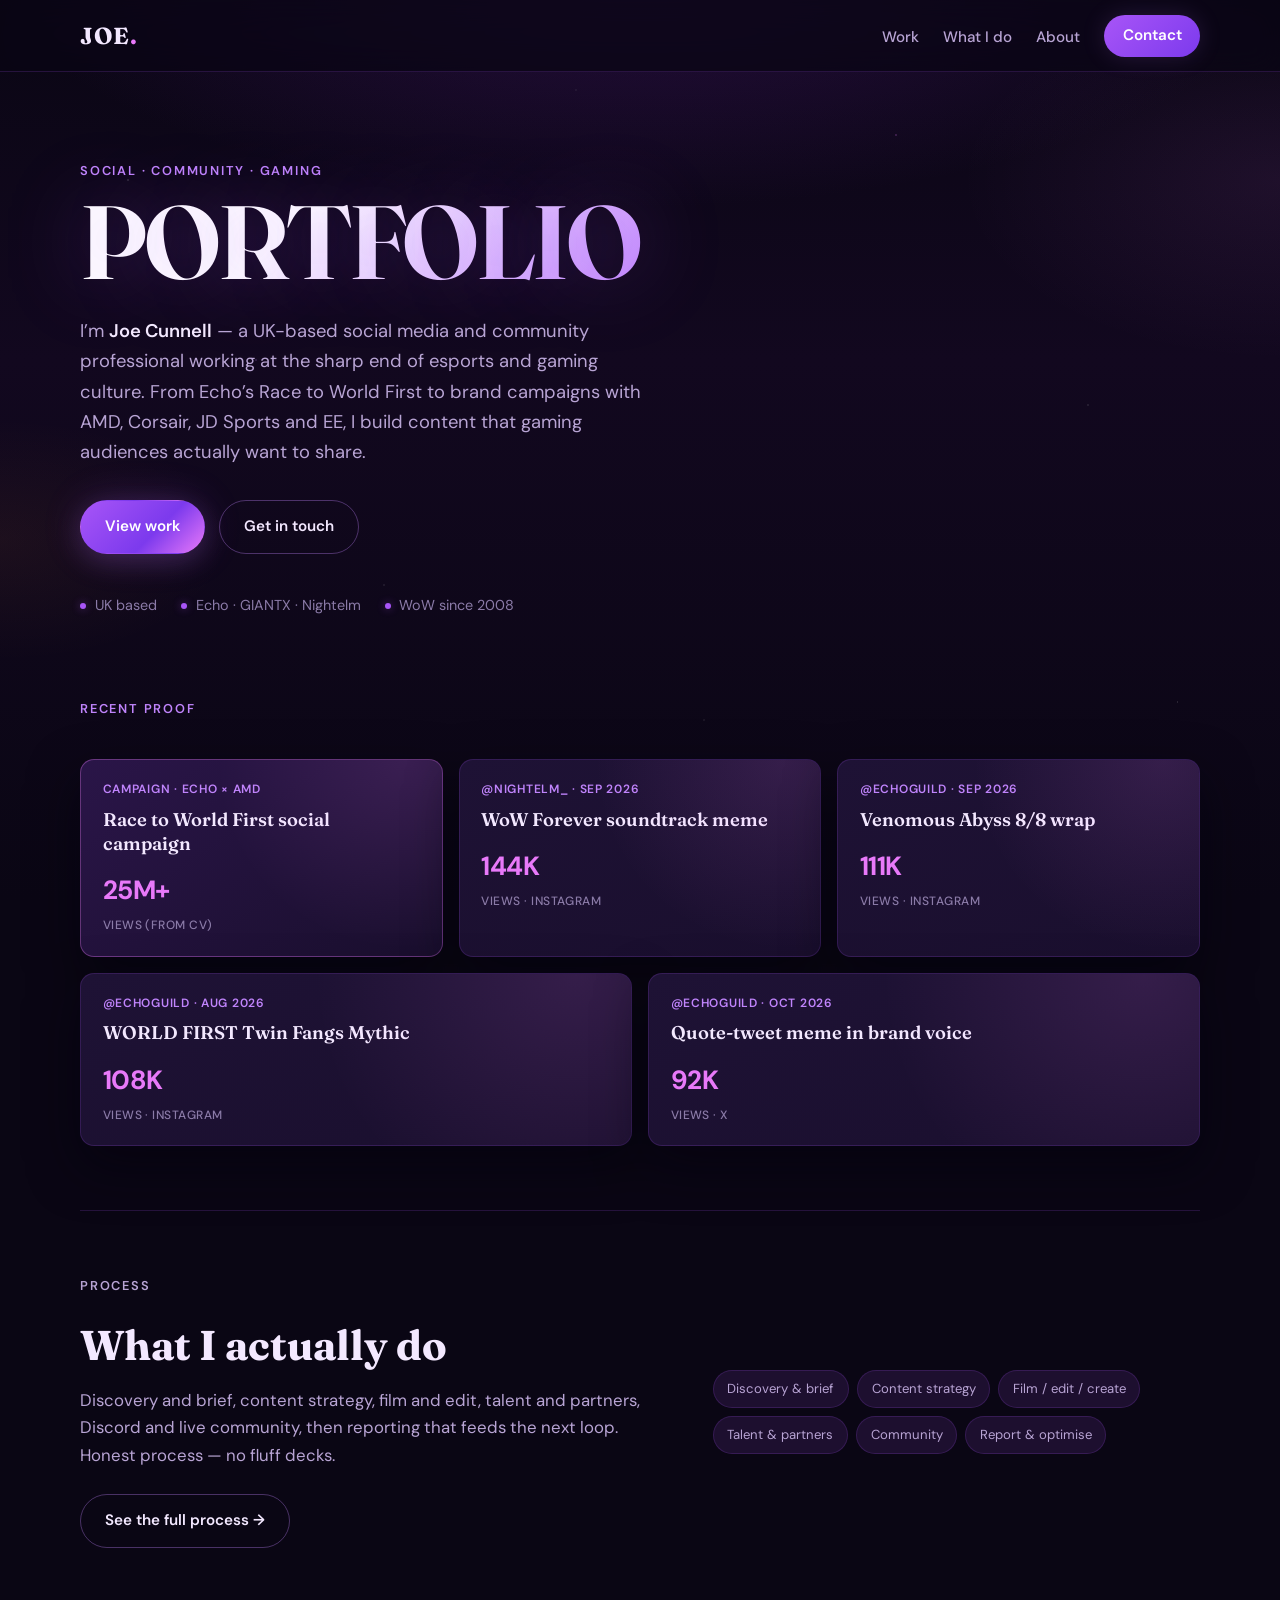
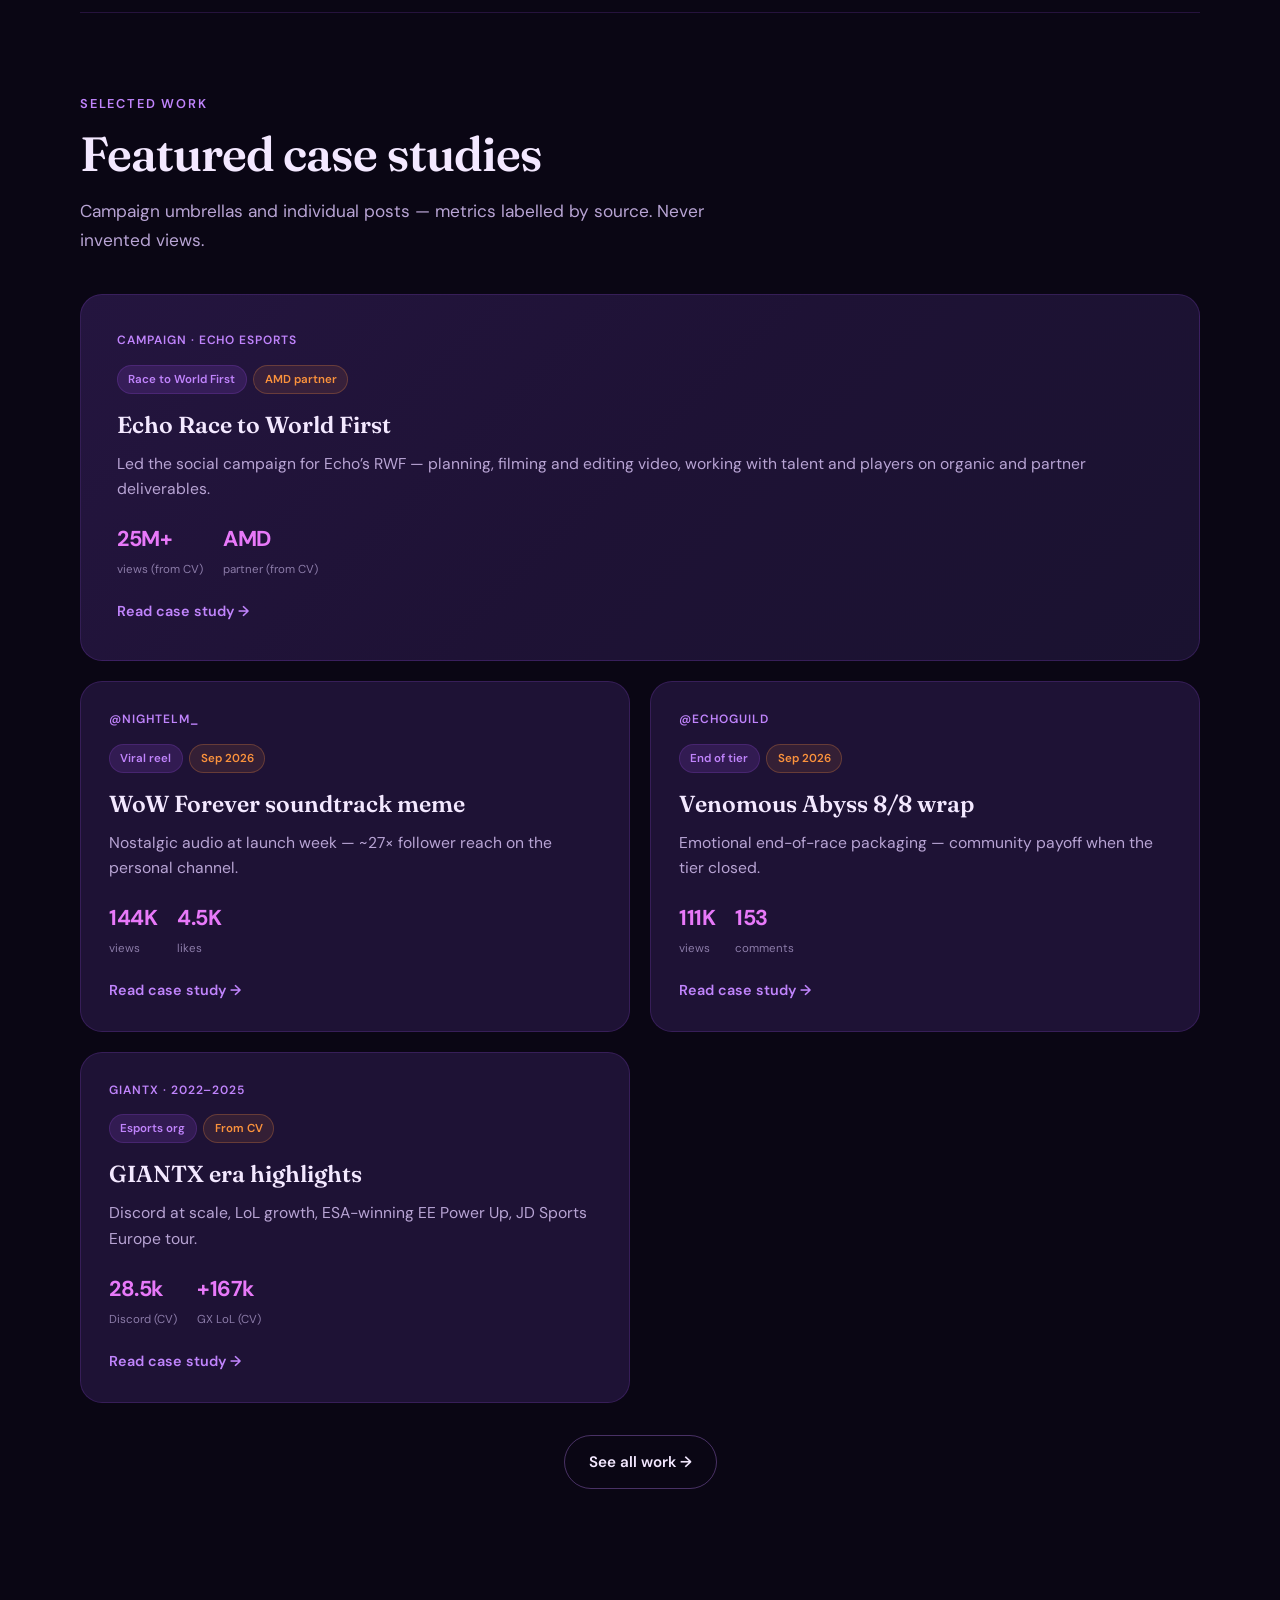
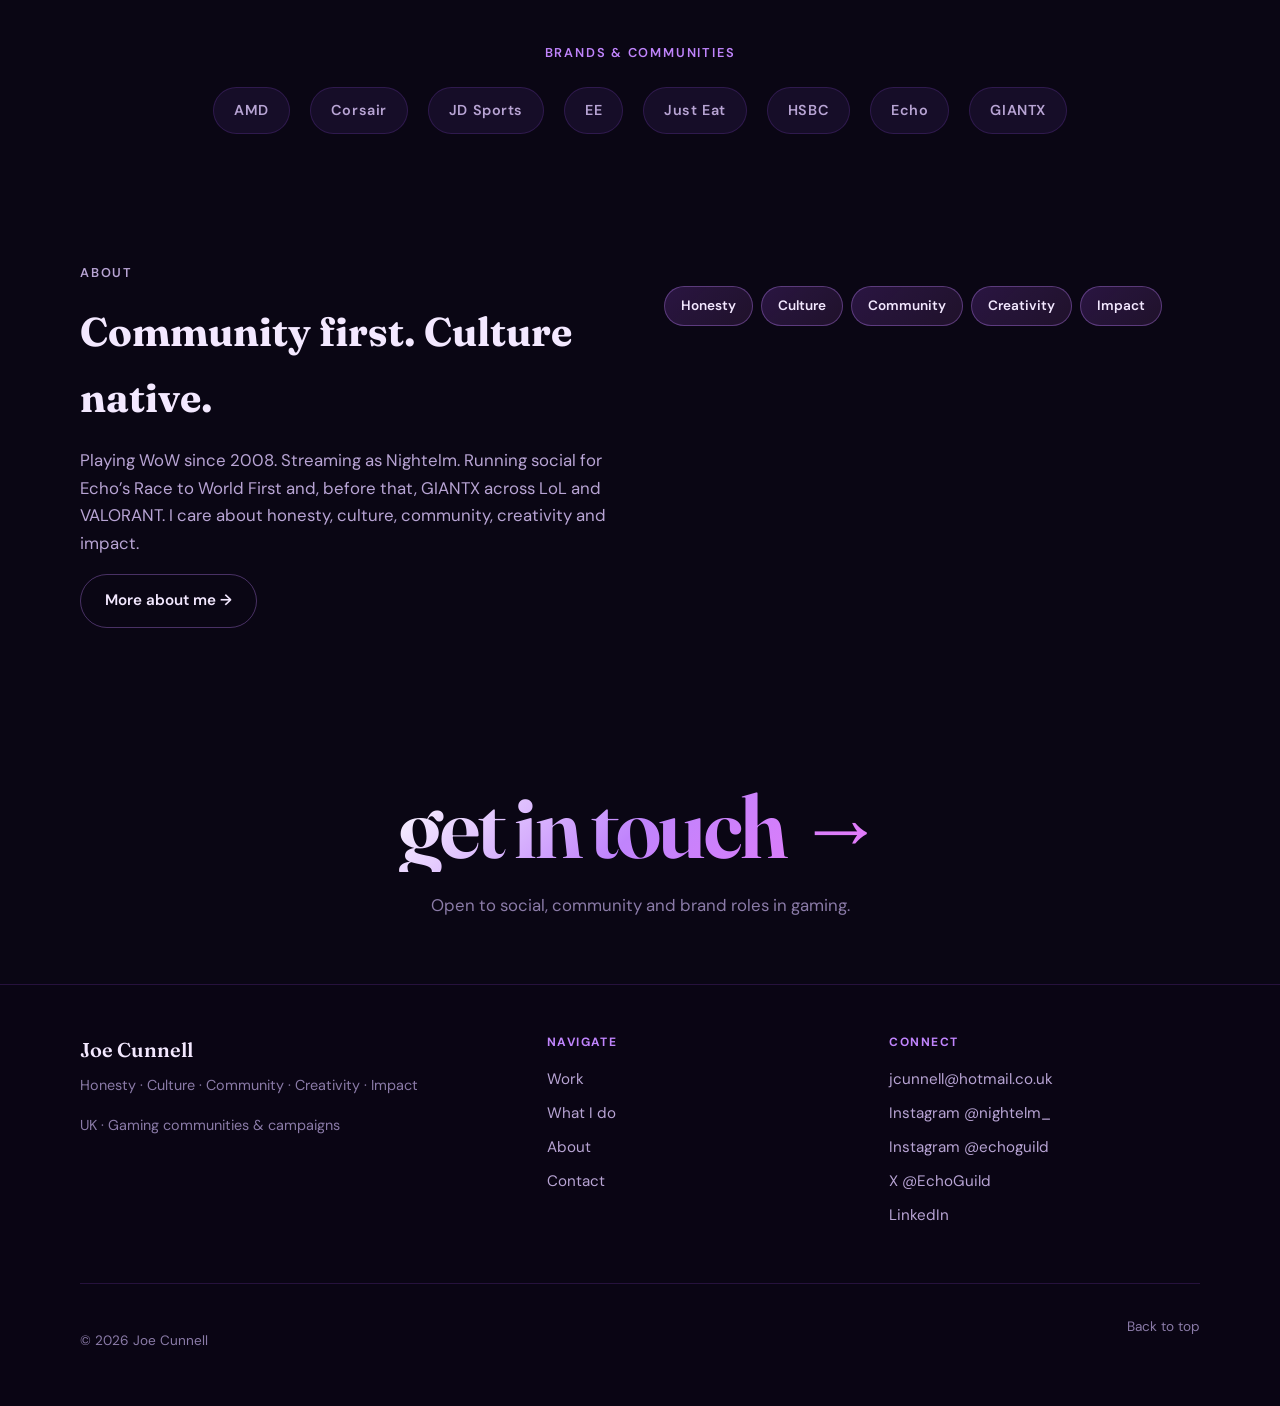
<file: index.html>
<!DOCTYPE html>
<html lang="en-GB">
<head>
  <meta charset="UTF-8">
  <meta name="viewport" content="width=device-width, initial-scale=1.0">
  <meta name="description" content="Joe Cunnell — Social media & community for gaming, esports and brand campaigns. Echo Race to World First, GIANTX, Nightelm.">
  <title>Joe Cunnell | Portfolio</title>
  <link rel="preconnect" href="https://fonts.googleapis.com">
  <link rel="preconnect" href="https://fonts.gstatic.com" crossorigin>
  <link href="https://fonts.googleapis.com/css2?family=DM+Sans:ital,opsz,wght@0,9..40,400;0,9..40,500;0,9..40,600;0,9..40,700;1,9..40,400&family=Fraunces:opsz,wght@9..144,500;9..144,600;9..144,650;9..144,700&display=swap" rel="stylesheet">
  <link rel="stylesheet" href="styles.css">
</head>
<body>
  <div class="stars" aria-hidden="true"></div>
  <a class="skip-link" href="#main">Skip to content</a>

  <header class="site-header">
    <div class="container header-inner">
      <a class="logo" href="index.html" aria-label="Joe Cunnell — home">JOE<span class="logo-accent">.</span></a>
      <button class="nav-toggle" type="button" aria-expanded="false" aria-controls="site-nav" aria-label="Open menu">
        <span class="nav-toggle-bar"></span>
        <span class="nav-toggle-bar"></span>
        <span class="nav-toggle-bar"></span>
      </button>
      <nav class="site-nav" id="site-nav" aria-label="Primary">
        <ul>
          <li><a href="work.html">Work</a></li>
          <li><a href="what-i-do.html">What I do</a></li>
          <li><a href="about.html">About</a></li>
          <li><a class="nav-cta" href="contact.html">Contact</a></li>
        </ul>
      </nav>
    </div>
  </header>

  <main id="main">
    <section class="hero" aria-labelledby="hero-heading">
      <div class="container hero-inner">
        <p class="eyebrow">Social · Community · Gaming</p>
        <h1 id="hero-heading" class="hero-title">PORTFOLIO</h1>
        <p class="hero-lead">
          I’m <strong>Joe Cunnell</strong> — a UK-based social media and community professional
          working at the sharp end of esports and gaming culture. From Echo’s Race to World First
          to brand campaigns with AMD, Corsair, JD Sports and EE, I build content that gaming
          audiences actually want to share.
        </p>
        <div class="hero-actions">
          <a class="btn btn-primary" href="work.html">View work</a>
          <a class="btn btn-ghost" href="contact.html">Get in touch</a>
        </div>
        <div class="hero-meta">
          <span>UK based</span>
          <span>Echo · GIANTX · Nightelm</span>
          <span>WoW since 2008</span>
        </div>
      </div>
    </section>

    <section class="proof-strip" aria-labelledby="proof-heading">
      <div class="container">
        <header class="section-header">
          <p class="eyebrow">Recent proof</p>
          <h2 id="proof-heading" class="visually-hidden" style="position:absolute;width:1px;height:1px;overflow:hidden;clip:rect(0,0,0,0)">Featured metrics</h2>
        </header>
        <div class="proof-grid">
          <a class="proof-card proof-card--accent proof-card--tall" href="work/echo-rwf.html">
            <p class="proof-handle">Campaign · Echo × AMD</p>
            <p class="proof-title">Race to World First social campaign</p>
            <p class="proof-metric">25M+ <span>views (from CV)</span></p>
          </a>
          <a class="proof-card proof-card--tall" href="https://www.instagram.com/nightelm_/reel/DdwnWapsis4/" target="_blank" rel="noopener noreferrer">
            <p class="proof-handle">@nightelm_ · Sep 2026</p>
            <p class="proof-title">WoW Forever soundtrack meme</p>
            <p class="proof-metric">144K <span>views · Instagram</span></p>
          </a>
          <a class="proof-card proof-card--tall" href="https://www.instagram.com/echoguild/reel/Dc1mY91tl3G/" target="_blank" rel="noopener noreferrer">
            <p class="proof-handle">@echoguild · Sep 2026</p>
            <p class="proof-title">Venomous Abyss 8/8 wrap</p>
            <p class="proof-metric">111K <span>views · Instagram</span></p>
          </a>
          <a class="proof-card proof-card--wide" href="https://www.instagram.com/echoguild/reel/Dcg4jMyReXQ/" target="_blank" rel="noopener noreferrer">
            <p class="proof-handle">@echoguild · Aug 2026</p>
            <p class="proof-title">WORLD FIRST Twin Fangs Mythic</p>
            <p class="proof-metric">108K <span>views · Instagram</span></p>
          </a>
          <a class="proof-card proof-card--wide" href="https://x.com/EchoGuild/status/2105638888295575977" target="_blank" rel="noopener noreferrer">
            <p class="proof-handle">@EchoGuild · Oct 2026</p>
            <p class="proof-title">Quote-tweet meme in brand voice</p>
            <p class="proof-metric">92K <span>views · X</span></p>
          </a>
        </div>
      </div>
    </section>

    <section class="container">
      <div class="teaser">
        <div>
          <p class="eyebrow">Process</p>
          <h2>What I actually do</h2>
          <p>
            Discovery and brief, content strategy, film and edit, talent and partners,
            Discord and live community, then reporting that feeds the next loop.
            Honest process — no fluff decks.
          </p>
          <a class="btn btn-ghost" href="what-i-do.html">See the full process →</a>
        </div>
        <ul class="process-chips" aria-label="Process stages">
          <li>Discovery &amp; brief</li>
          <li>Content strategy</li>
          <li>Film / edit / create</li>
          <li>Talent &amp; partners</li>
          <li>Community</li>
          <li>Report &amp; optimise</li>
        </ul>
      </div>
    </section>

    <section class="section" aria-labelledby="featured-heading">
      <div class="container">
        <header class="section-header">
          <p class="eyebrow">Selected work</p>
          <h2 id="featured-heading">Featured case studies</h2>
          <p class="section-intro">
            Campaign umbrellas and individual posts — metrics labelled by source.
            Never invented views.
          </p>
        </header>
        <div class="work-grid">
          <a class="work-card work-card--featured" href="work/echo-rwf.html">
            <div class="work-card-badge">Campaign · Echo Esports</div>
            <div class="work-card-meta">
              <span class="pill">Race to World First</span>
              <span class="pill pill-alt">AMD partner</span>
            </div>
            <h3>Echo Race to World First</h3>
            <p>
              Led the social campaign for Echo’s RWF — planning, filming and editing video,
              working with talent and players on organic and partner deliverables.
            </p>
            <ul class="work-stats">
              <li><strong>25M+</strong> <span>views (from CV)</span></li>
              <li><strong>AMD</strong> <span>partner (from CV)</span></li>
            </ul>
            <span class="work-card-cta">Read case study →</span>
          </a>
          <a class="work-card" href="work/nightelm-wow-forever.html">
            <div class="work-card-badge">@nightelm_</div>
            <div class="work-card-meta">
              <span class="pill">Viral reel</span>
              <span class="pill pill-alt">Sep 2026</span>
            </div>
            <h3>WoW Forever soundtrack meme</h3>
            <p>Nostalgic audio at launch week — ~27× follower reach on the personal channel.</p>
            <ul class="work-stats">
              <li><strong>144K</strong> <span>views</span></li>
              <li><strong>4.5K</strong> <span>likes</span></li>
            </ul>
            <span class="work-card-cta">Read case study →</span>
          </a>
          <a class="work-card" href="work/venomous-abyss.html">
            <div class="work-card-badge">@echoguild</div>
            <div class="work-card-meta">
              <span class="pill">End of tier</span>
              <span class="pill pill-alt">Sep 2026</span>
            </div>
            <h3>Venomous Abyss 8/8 wrap</h3>
            <p>Emotional end-of-race packaging — community payoff when the tier closed.</p>
            <ul class="work-stats">
              <li><strong>111K</strong> <span>views</span></li>
              <li><strong>153</strong> <span>comments</span></li>
            </ul>
            <span class="work-card-cta">Read case study →</span>
          </a>
          <a class="work-card" href="work/giantx-era.html">
            <div class="work-card-badge">GIANTX · 2022–2025</div>
            <div class="work-card-meta">
              <span class="pill">Esports org</span>
              <span class="pill pill-alt">From CV</span>
            </div>
            <h3>GIANTX era highlights</h3>
            <p>Discord at scale, LoL growth, ESA-winning EE Power Up, JD Sports Europe tour.</p>
            <ul class="work-stats">
              <li><strong>28.5k</strong> <span>Discord (CV)</span></li>
              <li><strong>+167k</strong> <span>GX LoL (CV)</span></li>
            </ul>
            <span class="work-card-cta">Read case study →</span>
          </a>
        </div>
        <p style="margin-top:2rem;text-align:center">
          <a class="btn btn-ghost" href="work.html">See all work →</a>
        </p>
      </div>
    </section>

    <section class="brands-strip" aria-labelledby="brands-heading">
      <div class="container">
        <p class="eyebrow" id="brands-heading">Brands &amp; communities</p>
        <ul class="brands-list">
          <li>AMD</li>
          <li>Corsair</li>
          <li>JD Sports</li>
          <li>EE</li>
          <li>Just Eat</li>
          <li>HSBC</li>
          <li>Echo</li>
          <li>GIANTX</li>
        </ul>
      </div>
    </section>

    <section class="container">
      <div class="about-teaser">
        <div>
          <p class="eyebrow">About</p>
          <h2>Community first. Culture native.</h2>
          <p>
            Playing WoW since 2008. Streaming as Nightelm. Running social for Echo’s
            Race to World First and, before that, GIANTX across LoL and VALORANT.
            I care about honesty, culture, community, creativity and impact.
          </p>
          <a class="btn btn-ghost" href="about.html">More about me →</a>
        </div>
        <div class="values-row" aria-label="Values">
          <span class="value-chip">Honesty</span>
          <span class="value-chip">Culture</span>
          <span class="value-chip">Community</span>
          <span class="value-chip">Creativity</span>
          <span class="value-chip">Impact</span>
        </div>
      </div>
    </section>

    <section class="mega-cta" aria-labelledby="mega-cta-heading">
      <div class="container">
        <h2 id="mega-cta-heading" class="visually-hidden" style="position:absolute;width:1px;height:1px;overflow:hidden;clip:rect(0,0,0,0)">Get in touch</h2>
        <a href="contact.html">get in touch →</a>
        <p>Open to social, community and brand roles in gaming.</p>
      </div>
    </section>
  </main>

  <footer class="site-footer">
    <div class="container footer-inner">
      <div>
        <p class="footer-brand">Joe Cunnell</p>
        <p class="footer-values">Honesty · Culture · Community · Creativity · Impact</p>
        <p style="margin:0;color:var(--text-dim);font-size:0.9rem">UK · Gaming communities &amp; campaigns</p>
      </div>
      <div class="footer-col">
        <h4>Navigate</h4>
        <ul>
          <li><a href="work.html">Work</a></li>
          <li><a href="what-i-do.html">What I do</a></li>
          <li><a href="about.html">About</a></li>
          <li><a href="contact.html">Contact</a></li>
        </ul>
      </div>
      <div class="footer-col">
        <h4>Connect</h4>
        <ul>
          <li><a href="mailto:jcunnell@hotmail.co.uk">jcunnell@hotmail.co.uk</a></li>
          <li><a href="https://www.instagram.com/nightelm_/" target="_blank" rel="noopener noreferrer">Instagram @nightelm_</a></li>
          <li><a href="https://www.instagram.com/echoguild/" target="_blank" rel="noopener noreferrer">Instagram @echoguild</a></li>
          <li><a href="https://x.com/EchoGuild" target="_blank" rel="noopener noreferrer">X @EchoGuild</a></li>
          <li><a href="https://www.linkedin.com/in/joe-cunnell337" target="_blank" rel="noopener noreferrer">LinkedIn</a></li>
        </ul>
      </div>
      <div class="footer-bottom">
        <p>© <span id="year"></span> Joe Cunnell</p>
        <a href="#main">Back to top</a>
      </div>
    </div>
  </footer>
  <script src="script.js"></script>
</body>
</html>
</file>
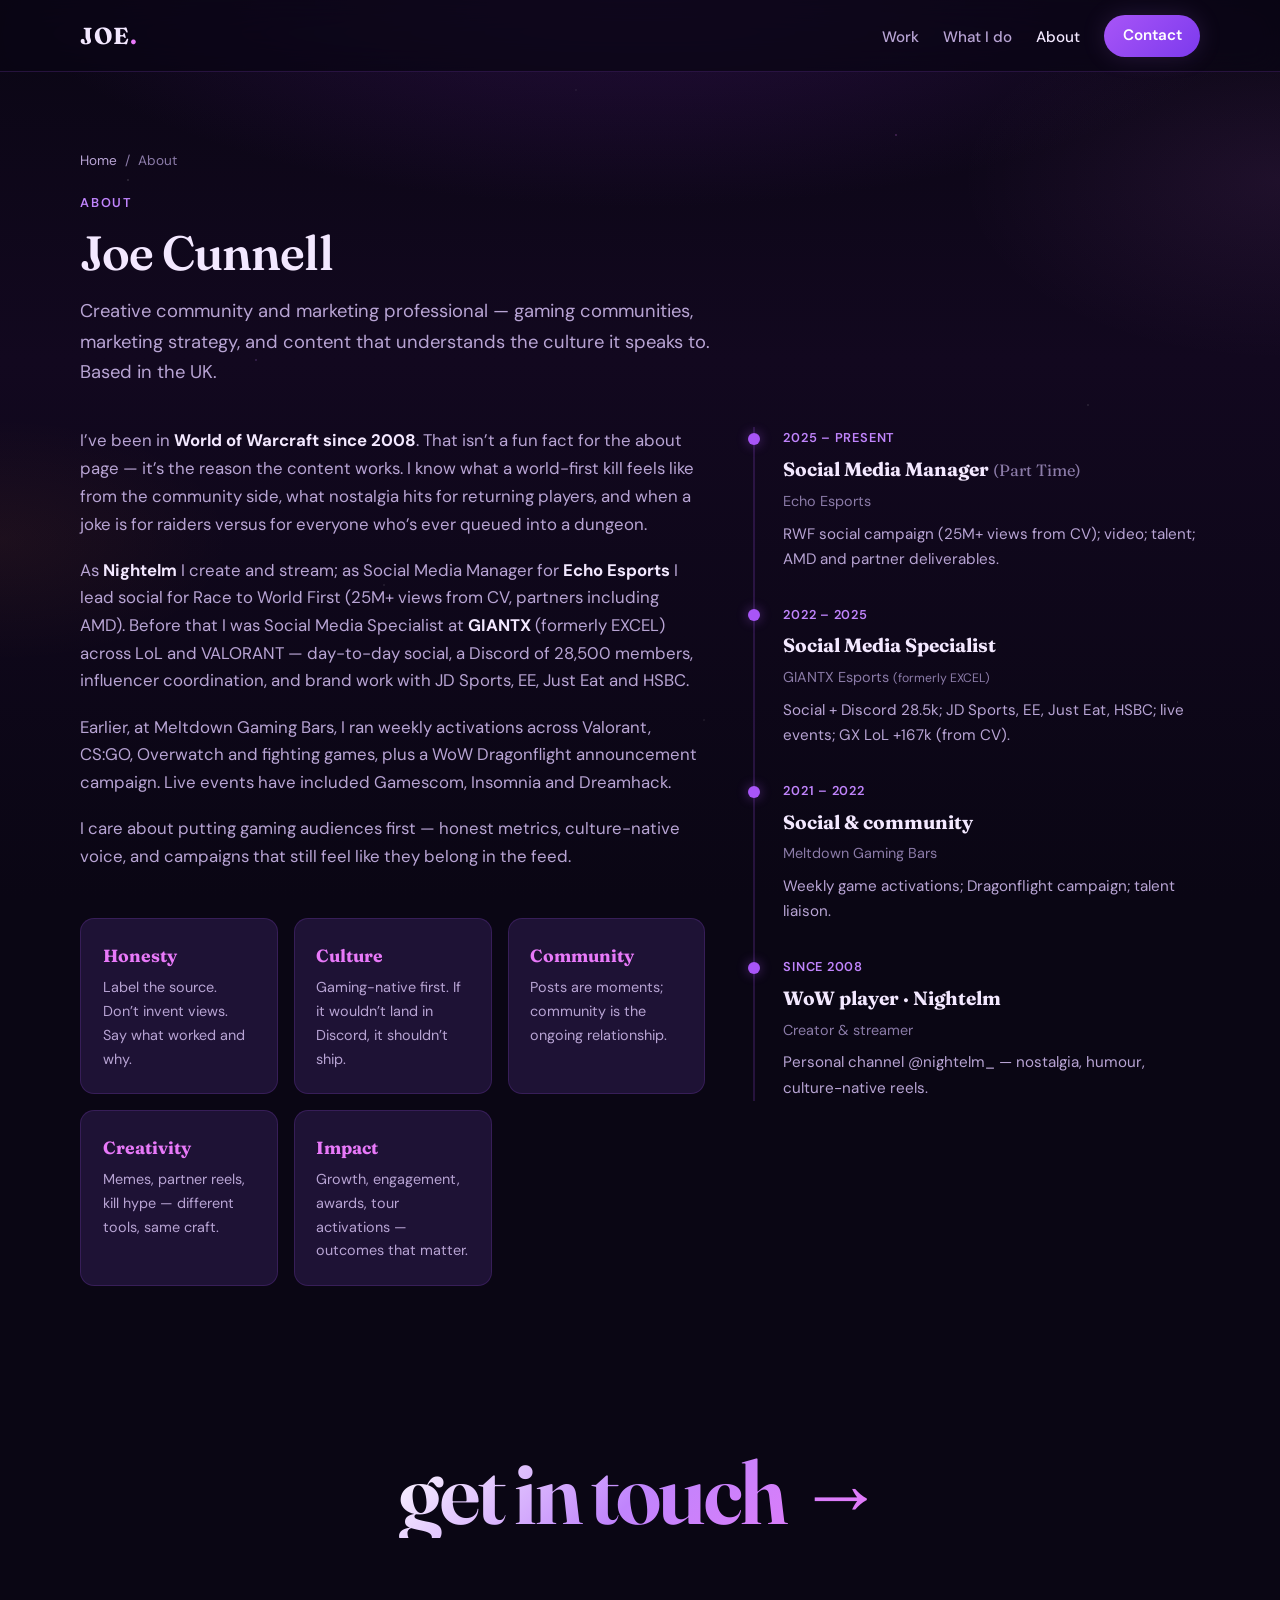
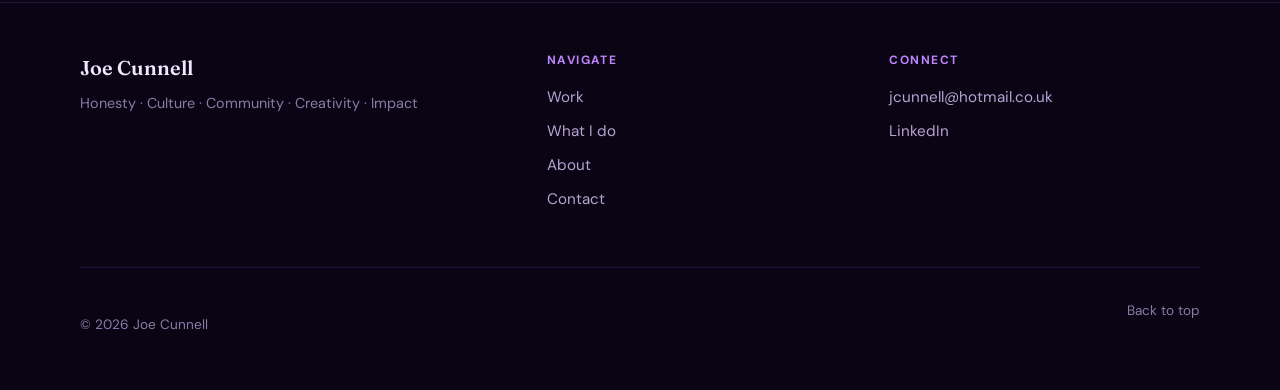
<file: about.html>
<!DOCTYPE html>
<html lang="en-GB">
<head>
  <meta charset="UTF-8">
  <meta name="viewport" content="width=device-width, initial-scale=1.0">
  <meta name="description" content="About Joe Cunnell — WoW since 2008, GIANTX, Echo RWF, streamer Nightelm. Values: Honesty, Culture, Community, Creativity, Impact.">
  <title>About | Joe Cunnell</title>
  <link rel="preconnect" href="https://fonts.googleapis.com">
  <link rel="preconnect" href="https://fonts.gstatic.com" crossorigin>
  <link href="https://fonts.googleapis.com/css2?family=DM+Sans:ital,opsz,wght@0,9..40,400;0,9..40,500;0,9..40,600;0,9..40,700;1,9..40,400&family=Fraunces:opsz,wght@9..144,500;9..144,600;9..144,650;9..144,700&display=swap" rel="stylesheet">
  <link rel="stylesheet" href="styles.css">
</head>
<body>
  <div class="stars" aria-hidden="true"></div>
  <a class="skip-link" href="#main">Skip to content</a>
  <header class="site-header">
    <div class="container header-inner">
      <a class="logo" href="index.html">JOE<span class="logo-accent">.</span></a>
      <button class="nav-toggle" type="button" aria-expanded="false" aria-controls="site-nav" aria-label="Open menu">
        <span class="nav-toggle-bar"></span><span class="nav-toggle-bar"></span><span class="nav-toggle-bar"></span>
      </button>
      <nav class="site-nav" id="site-nav" aria-label="Primary">
        <ul>
          <li><a href="work.html">Work</a></li>
          <li><a href="what-i-do.html">What I do</a></li>
          <li><a href="about.html" aria-current="page">About</a></li>
          <li><a class="nav-cta" href="contact.html">Contact</a></li>
        </ul>
      </nav>
    </div>
  </header>

  <main id="main">
    <header class="page-hero">
      <div class="container">
        <ol class="breadcrumb"><li><a href="index.html">Home</a></li><li aria-hidden="true">/</li><li>About</li></ol>
        <p class="eyebrow">About</p>
        <h1>Joe Cunnell</h1>
        <p class="lead">
          Creative community and marketing professional — gaming communities, marketing strategy,
          and content that understands the culture it speaks to. Based in the UK.
        </p>
      </div>
    </header>

    <section class="section" style="padding-top:0">
      <div class="container about-layout">
        <div class="about-body">
          <p>
            I’ve been in <strong>World of Warcraft since 2008</strong>. That isn’t a fun fact for
            the about page — it’s the reason the content works. I know what a world-first kill
            feels like from the community side, what nostalgia hits for returning players, and
            when a joke is for raiders versus for everyone who’s ever queued into a dungeon.
          </p>
          <p>
            As <strong>Nightelm</strong> I create and stream; as Social Media Manager for
            <strong>Echo Esports</strong> I lead social for Race to World First (25M+ views from CV,
            partners including AMD). Before that I was Social Media Specialist at
            <strong>GIANTX</strong> (formerly EXCEL) across LoL and VALORANT — day-to-day social,
            a Discord of 28,500 members, influencer coordination, and brand work with JD Sports,
            EE, Just Eat and HSBC.
          </p>
          <p>
            Earlier, at Meltdown Gaming Bars, I ran weekly activations across Valorant, CS:GO,
            Overwatch and fighting games, plus a WoW Dragonflight announcement campaign.
            Live events have included Gamescom, Insomnia and Dreamhack.
          </p>
          <p>
            I care about putting gaming audiences first — honest metrics, culture-native voice,
            and campaigns that still feel like they belong in the feed.
          </p>

          <div class="values-grid">
            <div class="value-block">
              <h3>Honesty</h3>
              <p>Label the source. Don’t invent views. Say what worked and why.</p>
            </div>
            <div class="value-block">
              <h3>Culture</h3>
              <p>Gaming-native first. If it wouldn’t land in Discord, it shouldn’t ship.</p>
            </div>
            <div class="value-block">
              <h3>Community</h3>
              <p>Posts are moments; community is the ongoing relationship.</p>
            </div>
            <div class="value-block">
              <h3>Creativity</h3>
              <p>Memes, partner reels, kill hype — different tools, same craft.</p>
            </div>
            <div class="value-block">
              <h3>Impact</h3>
              <p>Growth, engagement, awards, tour activations — outcomes that matter.</p>
            </div>
          </div>
        </div>

        <aside>
          <ol class="timeline">
            <li class="timeline-item">
              <div class="timeline-marker" aria-hidden="true"></div>
              <div class="timeline-content">
                <p class="timeline-dates">2025 – Present</p>
                <h3>Social Media Manager <span class="role-type">(Part Time)</span></h3>
                <p class="timeline-org">Echo Esports</p>
                <p>RWF social campaign (25M+ views from CV); video; talent; AMD and partner deliverables.</p>
              </div>
            </li>
            <li class="timeline-item">
              <div class="timeline-marker" aria-hidden="true"></div>
              <div class="timeline-content">
                <p class="timeline-dates">2022 – 2025</p>
                <h3>Social Media Specialist</h3>
                <p class="timeline-org">GIANTX Esports <span class="role-type">(formerly EXCEL)</span></p>
                <p>Social + Discord 28.5k; JD Sports, EE, Just Eat, HSBC; live events; GX LoL +167k (from CV).</p>
              </div>
            </li>
            <li class="timeline-item">
              <div class="timeline-marker" aria-hidden="true"></div>
              <div class="timeline-content">
                <p class="timeline-dates">2021 – 2022</p>
                <h3>Social &amp; community</h3>
                <p class="timeline-org">Meltdown Gaming Bars</p>
                <p>Weekly game activations; Dragonflight campaign; talent liaison.</p>
              </div>
            </li>
            <li class="timeline-item">
              <div class="timeline-marker" aria-hidden="true"></div>
              <div class="timeline-content">
                <p class="timeline-dates">Since 2008</p>
                <h3>WoW player · Nightelm</h3>
                <p class="timeline-org">Creator &amp; streamer</p>
                <p>Personal channel @nightelm_ — nostalgia, humour, culture-native reels.</p>
              </div>
            </li>
          </ol>
        </aside>
      </div>
    </section>

    <section class="mega-cta">
      <div class="container">
        <a href="contact.html">get in touch →</a>
      </div>
    </section>
  </main>

  <footer class="site-footer">
    <div class="container footer-inner">
      <div>
        <p class="footer-brand">Joe Cunnell</p>
        <p class="footer-values">Honesty · Culture · Community · Creativity · Impact</p>
      </div>
      <div class="footer-col">
        <h4>Navigate</h4>
        <ul>
          <li><a href="work.html">Work</a></li>
          <li><a href="what-i-do.html">What I do</a></li>
          <li><a href="about.html">About</a></li>
          <li><a href="contact.html">Contact</a></li>
        </ul>
      </div>
      <div class="footer-col">
        <h4>Connect</h4>
        <ul>
          <li><a href="mailto:jcunnell@hotmail.co.uk">jcunnell@hotmail.co.uk</a></li>
          <li><a href="https://www.linkedin.com/in/joe-cunnell337" target="_blank" rel="noopener noreferrer">LinkedIn</a></li>
        </ul>
      </div>
      <div class="footer-bottom">
        <p>© <span id="year"></span> Joe Cunnell</p>
        <a href="#main">Back to top</a>
      </div>
    </div>
  </footer>
  <script src="script.js"></script>
</body>
</html>
</file>
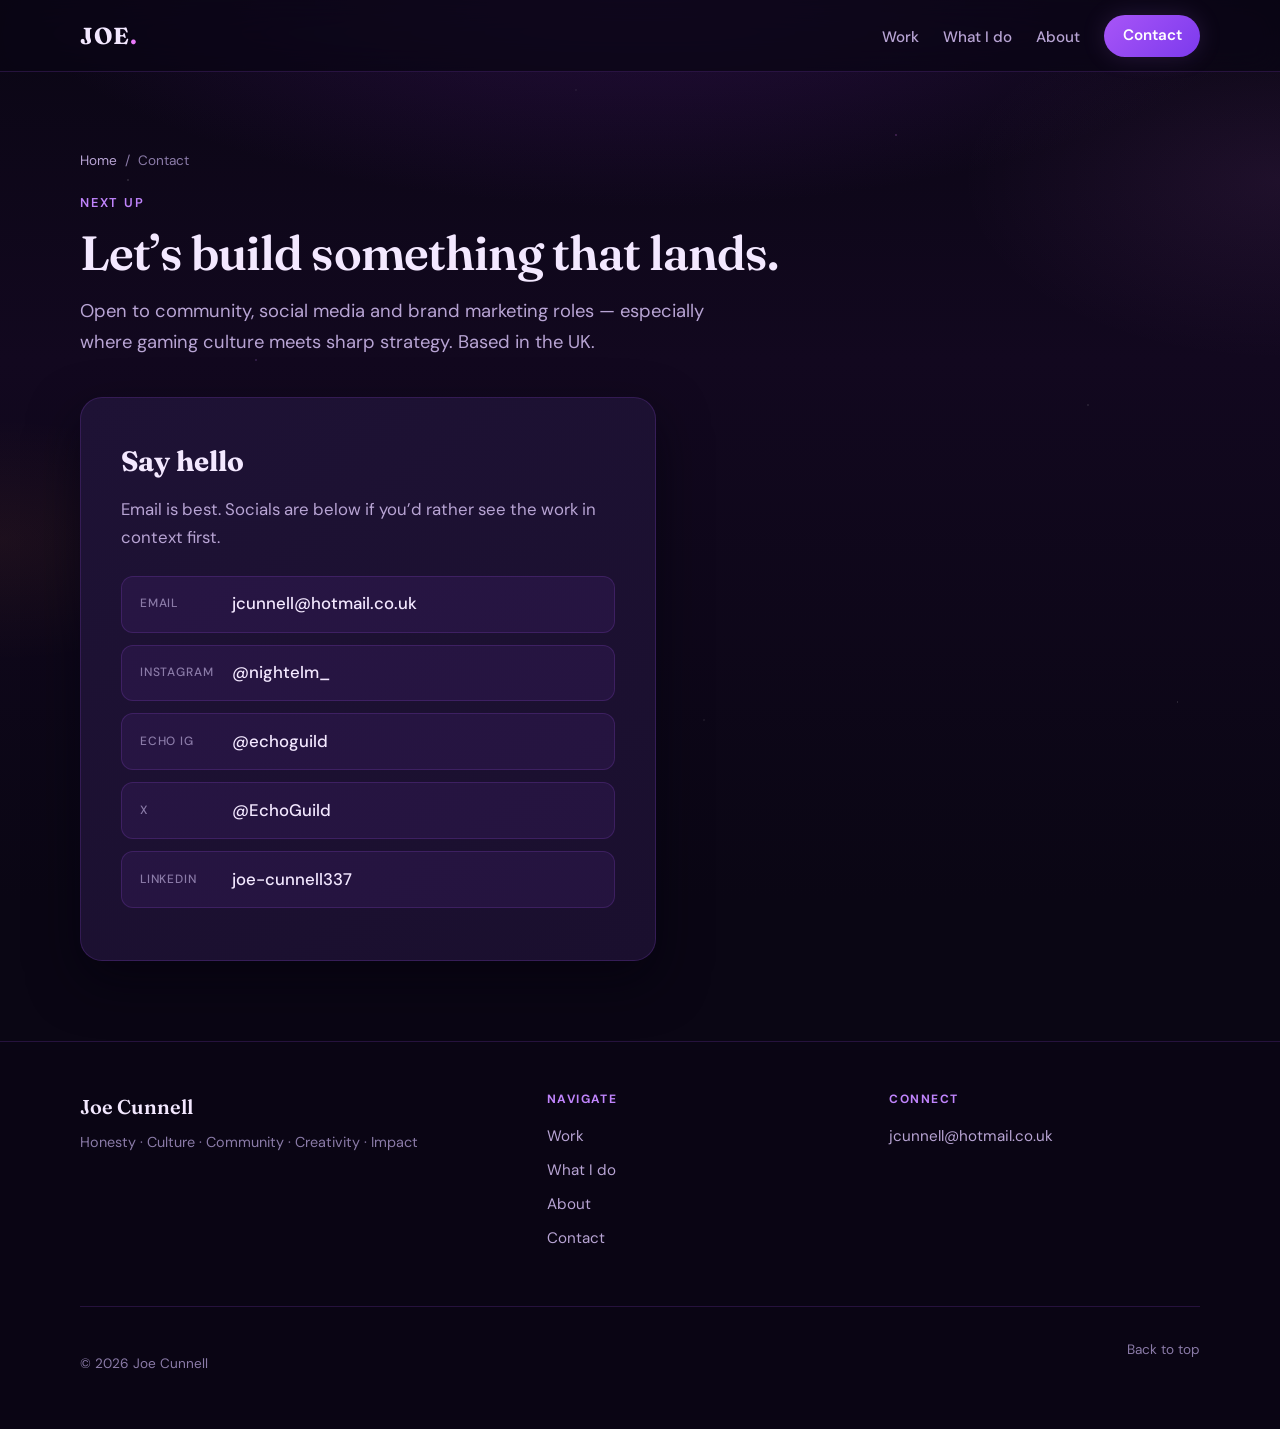
<file: contact.html>
<!DOCTYPE html>
<html lang="en-GB">
<head>
  <meta charset="UTF-8">
  <meta name="viewport" content="width=device-width, initial-scale=1.0">
  <meta name="description" content="Contact Joe Cunnell — jcunnell@hotmail.co.uk. Social, community and brand roles in gaming.">
  <title>Contact | Joe Cunnell</title>
  <link rel="preconnect" href="https://fonts.googleapis.com">
  <link rel="preconnect" href="https://fonts.gstatic.com" crossorigin>
  <link href="https://fonts.googleapis.com/css2?family=DM+Sans:ital,opsz,wght@0,9..40,400;0,9..40,500;0,9..40,600;0,9..40,700;1,9..40,400&family=Fraunces:opsz,wght@9..144,500;9..144,600;9..144,650;9..144,700&display=swap" rel="stylesheet">
  <link rel="stylesheet" href="styles.css">
</head>
<body>
  <div class="stars" aria-hidden="true"></div>
  <a class="skip-link" href="#main">Skip to content</a>
  <header class="site-header">
    <div class="container header-inner">
      <a class="logo" href="index.html">JOE<span class="logo-accent">.</span></a>
      <button class="nav-toggle" type="button" aria-expanded="false" aria-controls="site-nav" aria-label="Open menu">
        <span class="nav-toggle-bar"></span><span class="nav-toggle-bar"></span><span class="nav-toggle-bar"></span>
      </button>
      <nav class="site-nav" id="site-nav" aria-label="Primary">
        <ul>
          <li><a href="work.html">Work</a></li>
          <li><a href="what-i-do.html">What I do</a></li>
          <li><a href="about.html">About</a></li>
          <li><a class="nav-cta" href="contact.html" aria-current="page">Contact</a></li>
        </ul>
      </nav>
    </div>
  </header>

  <main id="main">
    <header class="page-hero">
      <div class="container">
        <ol class="breadcrumb"><li><a href="index.html">Home</a></li><li aria-hidden="true">/</li><li>Contact</li></ol>
        <p class="eyebrow">Next up</p>
        <h1>Let’s build something that lands.</h1>
        <p class="lead">
          Open to community, social media and brand marketing roles — especially where gaming
          culture meets sharp strategy. Based in the UK.
        </p>
      </div>
    </header>

    <section class="section" style="padding-top:0">
      <div class="container">
        <div class="contact-panel">
          <h2>Say hello</h2>
          <p>Email is best. Socials are below if you’d rather see the work in context first.</p>
          <ul class="contact-links">
            <li>
              <a href="mailto:jcunnell@hotmail.co.uk">
                <span class="link-label">Email</span>
                jcunnell@hotmail.co.uk
              </a>
            </li>
            <li>
              <a href="https://www.instagram.com/nightelm_/" target="_blank" rel="noopener noreferrer">
                <span class="link-label">Instagram</span>
                @nightelm_
              </a>
            </li>
            <li>
              <a href="https://www.instagram.com/echoguild/" target="_blank" rel="noopener noreferrer">
                <span class="link-label">Echo IG</span>
                @echoguild
              </a>
            </li>
            <li>
              <a href="https://x.com/EchoGuild" target="_blank" rel="noopener noreferrer">
                <span class="link-label">X</span>
                @EchoGuild
              </a>
            </li>
            <li>
              <a href="https://www.linkedin.com/in/joe-cunnell337" target="_blank" rel="noopener noreferrer">
                <span class="link-label">LinkedIn</span>
                joe-cunnell337
              </a>
            </li>
          </ul>
        </div>
      </div>
    </section>
  </main>

  <footer class="site-footer">
    <div class="container footer-inner">
      <div>
        <p class="footer-brand">Joe Cunnell</p>
        <p class="footer-values">Honesty · Culture · Community · Creativity · Impact</p>
      </div>
      <div class="footer-col">
        <h4>Navigate</h4>
        <ul>
          <li><a href="work.html">Work</a></li>
          <li><a href="what-i-do.html">What I do</a></li>
          <li><a href="about.html">About</a></li>
          <li><a href="contact.html">Contact</a></li>
        </ul>
      </div>
      <div class="footer-col">
        <h4>Connect</h4>
        <ul>
          <li><a href="mailto:jcunnell@hotmail.co.uk">jcunnell@hotmail.co.uk</a></li>
        </ul>
      </div>
      <div class="footer-bottom">
        <p>© <span id="year"></span> Joe Cunnell</p>
        <a href="#main">Back to top</a>
      </div>
    </div>
  </footer>
  <script src="script.js"></script>
</body>
</html>
</file>
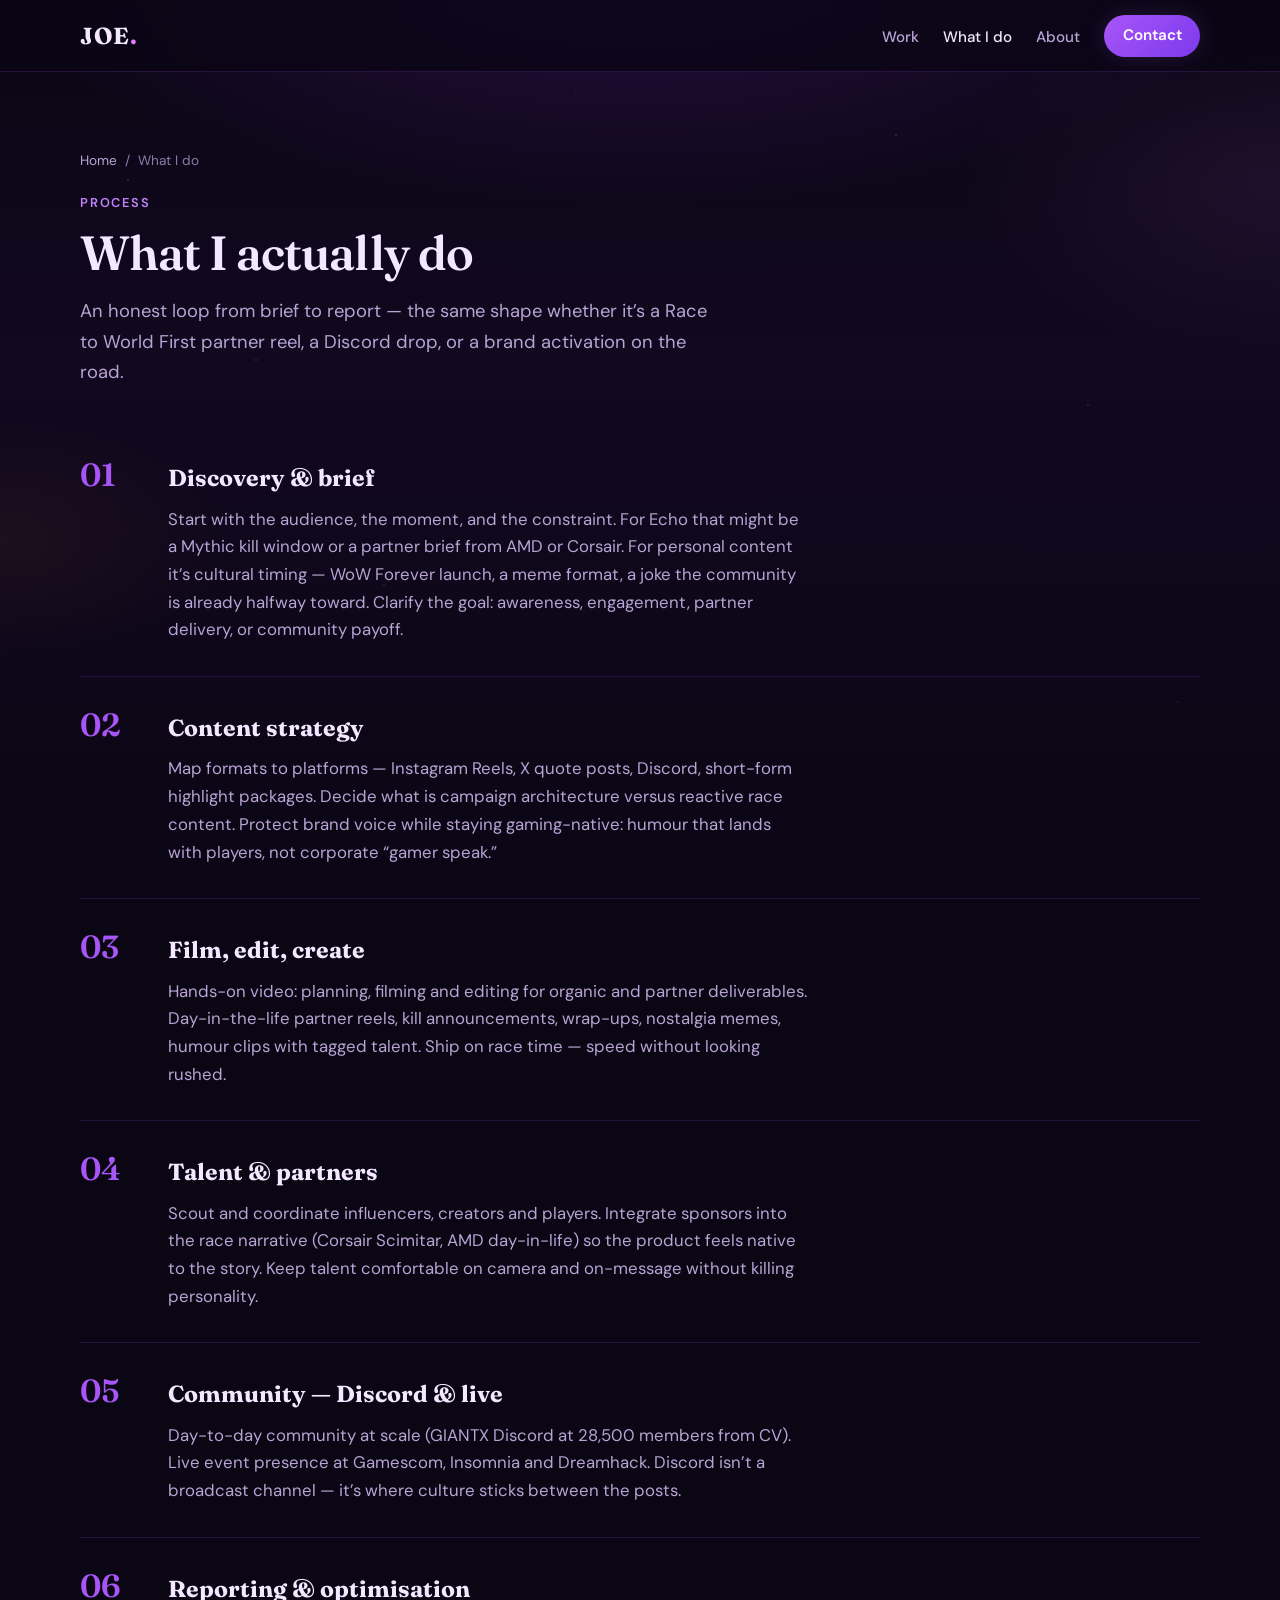
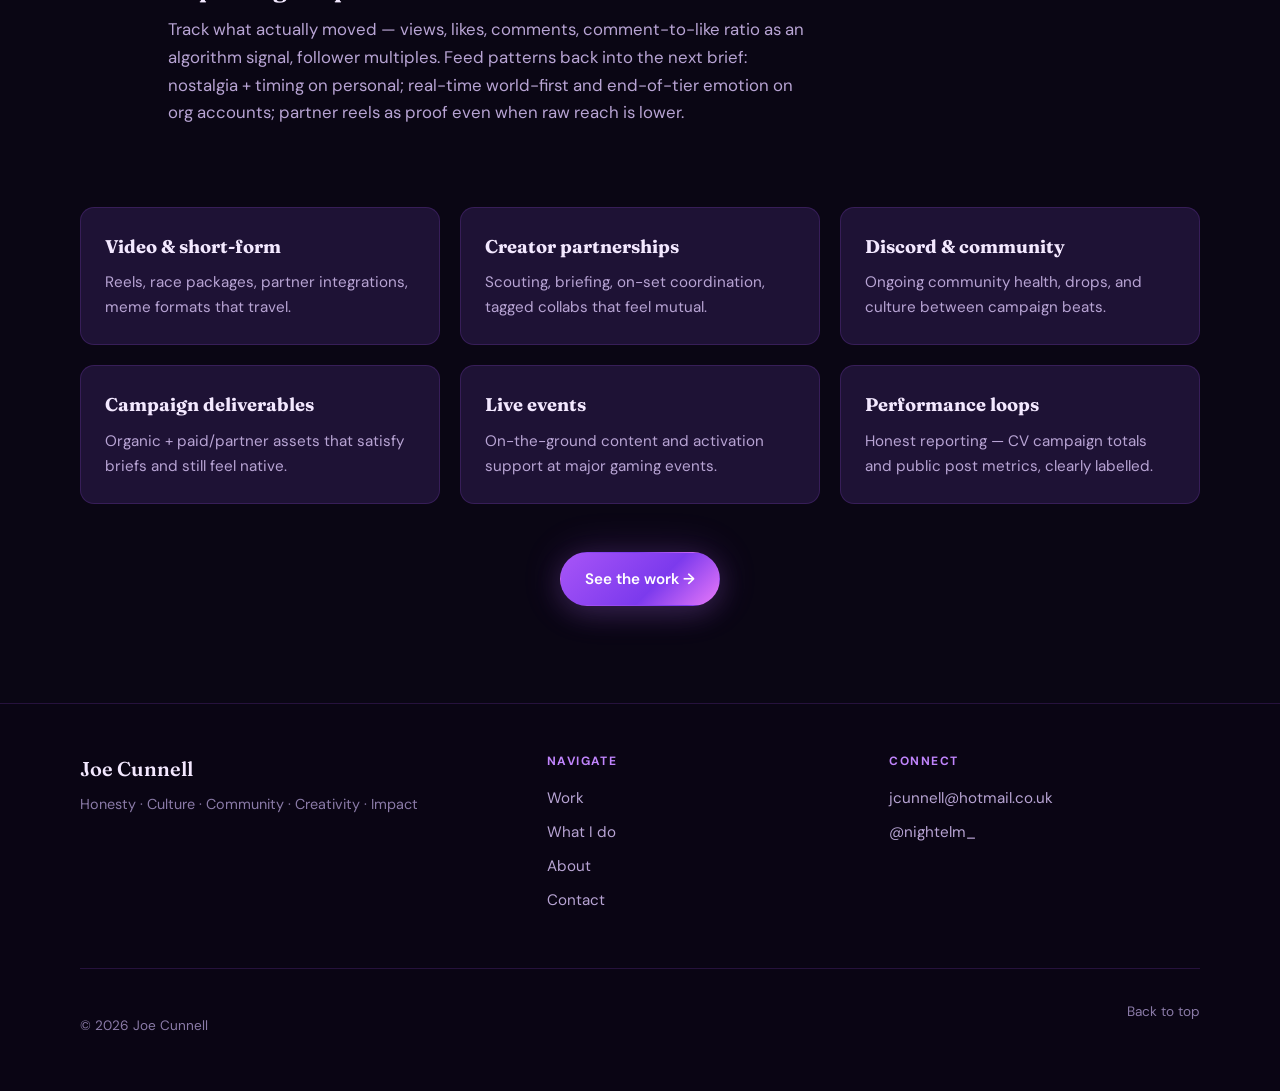
<file: what-i-do.html>
<!DOCTYPE html>
<html lang="en-GB">
<head>
  <meta charset="UTF-8">
  <meta name="viewport" content="width=device-width, initial-scale=1.0">
  <meta name="description" content="Joe Cunnell's process — discovery, content strategy, film/edit, talent, community, reporting.">
  <title>What I do | Joe Cunnell</title>
  <link rel="preconnect" href="https://fonts.googleapis.com">
  <link rel="preconnect" href="https://fonts.gstatic.com" crossorigin>
  <link href="https://fonts.googleapis.com/css2?family=DM+Sans:ital,opsz,wght@0,9..40,400;0,9..40,500;0,9..40,600;0,9..40,700;1,9..40,400&family=Fraunces:opsz,wght@9..144,500;9..144,600;9..144,650;9..144,700&display=swap" rel="stylesheet">
  <link rel="stylesheet" href="styles.css">
</head>
<body>
  <div class="stars" aria-hidden="true"></div>
  <a class="skip-link" href="#main">Skip to content</a>
  <header class="site-header">
    <div class="container header-inner">
      <a class="logo" href="index.html">JOE<span class="logo-accent">.</span></a>
      <button class="nav-toggle" type="button" aria-expanded="false" aria-controls="site-nav" aria-label="Open menu">
        <span class="nav-toggle-bar"></span><span class="nav-toggle-bar"></span><span class="nav-toggle-bar"></span>
      </button>
      <nav class="site-nav" id="site-nav" aria-label="Primary">
        <ul>
          <li><a href="work.html">Work</a></li>
          <li><a href="what-i-do.html" aria-current="page">What I do</a></li>
          <li><a href="about.html">About</a></li>
          <li><a class="nav-cta" href="contact.html">Contact</a></li>
        </ul>
      </nav>
    </div>
  </header>

  <main id="main">
    <header class="page-hero">
      <div class="container">
        <ol class="breadcrumb"><li><a href="index.html">Home</a></li><li aria-hidden="true">/</li><li>What I do</li></ol>
        <p class="eyebrow">Process</p>
        <h1>What I actually do</h1>
        <p class="lead">
          An honest loop from brief to report — the same shape whether it’s a Race to World First
          partner reel, a Discord drop, or a brand activation on the road.
        </p>
      </div>
    </header>

    <section class="section" style="padding-top:0">
      <div class="container">
        <ol class="process-steps">
          <li class="process-step">
            <div class="process-num" aria-hidden="true"></div>
            <div>
              <h3>Discovery &amp; brief</h3>
              <p>
                Start with the audience, the moment, and the constraint. For Echo that might be
                a Mythic kill window or a partner brief from AMD or Corsair. For personal content
                it’s cultural timing — WoW Forever launch, a meme format, a joke the community
                is already halfway toward. Clarify the goal: awareness, engagement, partner
                delivery, or community payoff.
              </p>
            </div>
          </li>
          <li class="process-step">
            <div class="process-num" aria-hidden="true"></div>
            <div>
              <h3>Content strategy</h3>
              <p>
                Map formats to platforms — Instagram Reels, X quote posts, Discord, short-form
                highlight packages. Decide what is campaign architecture versus reactive race
                content. Protect brand voice while staying gaming-native: humour that lands with
                players, not corporate “gamer speak.”
              </p>
            </div>
          </li>
          <li class="process-step">
            <div class="process-num" aria-hidden="true"></div>
            <div>
              <h3>Film, edit, create</h3>
              <p>
                Hands-on video: planning, filming and editing for organic and partner
                deliverables. Day-in-the-life partner reels, kill announcements, wrap-ups,
                nostalgia memes, humour clips with tagged talent. Ship on race time —
                speed without looking rushed.
              </p>
            </div>
          </li>
          <li class="process-step">
            <div class="process-num" aria-hidden="true"></div>
            <div>
              <h3>Talent &amp; partners</h3>
              <p>
                Scout and coordinate influencers, creators and players. Integrate sponsors into
                the race narrative (Corsair Scimitar, AMD day-in-life) so the product feels
                native to the story. Keep talent comfortable on camera and on-message without
                killing personality.
              </p>
            </div>
          </li>
          <li class="process-step">
            <div class="process-num" aria-hidden="true"></div>
            <div>
              <h3>Community — Discord &amp; live</h3>
              <p>
                Day-to-day community at scale (GIANTX Discord at 28,500 members from CV).
                Live event presence at Gamescom, Insomnia and Dreamhack. Discord isn’t a
                broadcast channel — it’s where culture sticks between the posts.
              </p>
            </div>
          </li>
          <li class="process-step">
            <div class="process-num" aria-hidden="true"></div>
            <div>
              <h3>Reporting &amp; optimisation</h3>
              <p>
                Track what actually moved — views, likes, comments, comment-to-like ratio as an
                algorithm signal, follower multiples. Feed patterns back into the next brief:
                nostalgia + timing on personal; real-time world-first and end-of-tier emotion on
                org accounts; partner reels as proof even when raw reach is lower.
              </p>
            </div>
          </li>
        </ol>

        <div class="services-grid">
          <article class="service-card">
            <h3>Video &amp; short-form</h3>
            <p>Reels, race packages, partner integrations, meme formats that travel.</p>
          </article>
          <article class="service-card">
            <h3>Creator partnerships</h3>
            <p>Scouting, briefing, on-set coordination, tagged collabs that feel mutual.</p>
          </article>
          <article class="service-card">
            <h3>Discord &amp; community</h3>
            <p>Ongoing community health, drops, and culture between campaign beats.</p>
          </article>
          <article class="service-card">
            <h3>Campaign deliverables</h3>
            <p>Organic + paid/partner assets that satisfy briefs and still feel native.</p>
          </article>
          <article class="service-card">
            <h3>Live events</h3>
            <p>On-the-ground content and activation support at major gaming events.</p>
          </article>
          <article class="service-card">
            <h3>Performance loops</h3>
            <p>Honest reporting — CV campaign totals and public post metrics, clearly labelled.</p>
          </article>
        </div>

        <p style="margin-top:3rem;text-align:center">
          <a class="btn btn-primary" href="work.html">See the work →</a>
        </p>
      </div>
    </section>
  </main>

  <footer class="site-footer">
    <div class="container footer-inner">
      <div>
        <p class="footer-brand">Joe Cunnell</p>
        <p class="footer-values">Honesty · Culture · Community · Creativity · Impact</p>
      </div>
      <div class="footer-col">
        <h4>Navigate</h4>
        <ul>
          <li><a href="work.html">Work</a></li>
          <li><a href="what-i-do.html">What I do</a></li>
          <li><a href="about.html">About</a></li>
          <li><a href="contact.html">Contact</a></li>
        </ul>
      </div>
      <div class="footer-col">
        <h4>Connect</h4>
        <ul>
          <li><a href="mailto:jcunnell@hotmail.co.uk">jcunnell@hotmail.co.uk</a></li>
          <li><a href="https://www.instagram.com/nightelm_/" target="_blank" rel="noopener noreferrer">@nightelm_</a></li>
        </ul>
      </div>
      <div class="footer-bottom">
        <p>© <span id="year"></span> Joe Cunnell</p>
        <a href="#main">Back to top</a>
      </div>
    </div>
  </footer>
  <script src="script.js"></script>
</body>
</html>
</file>
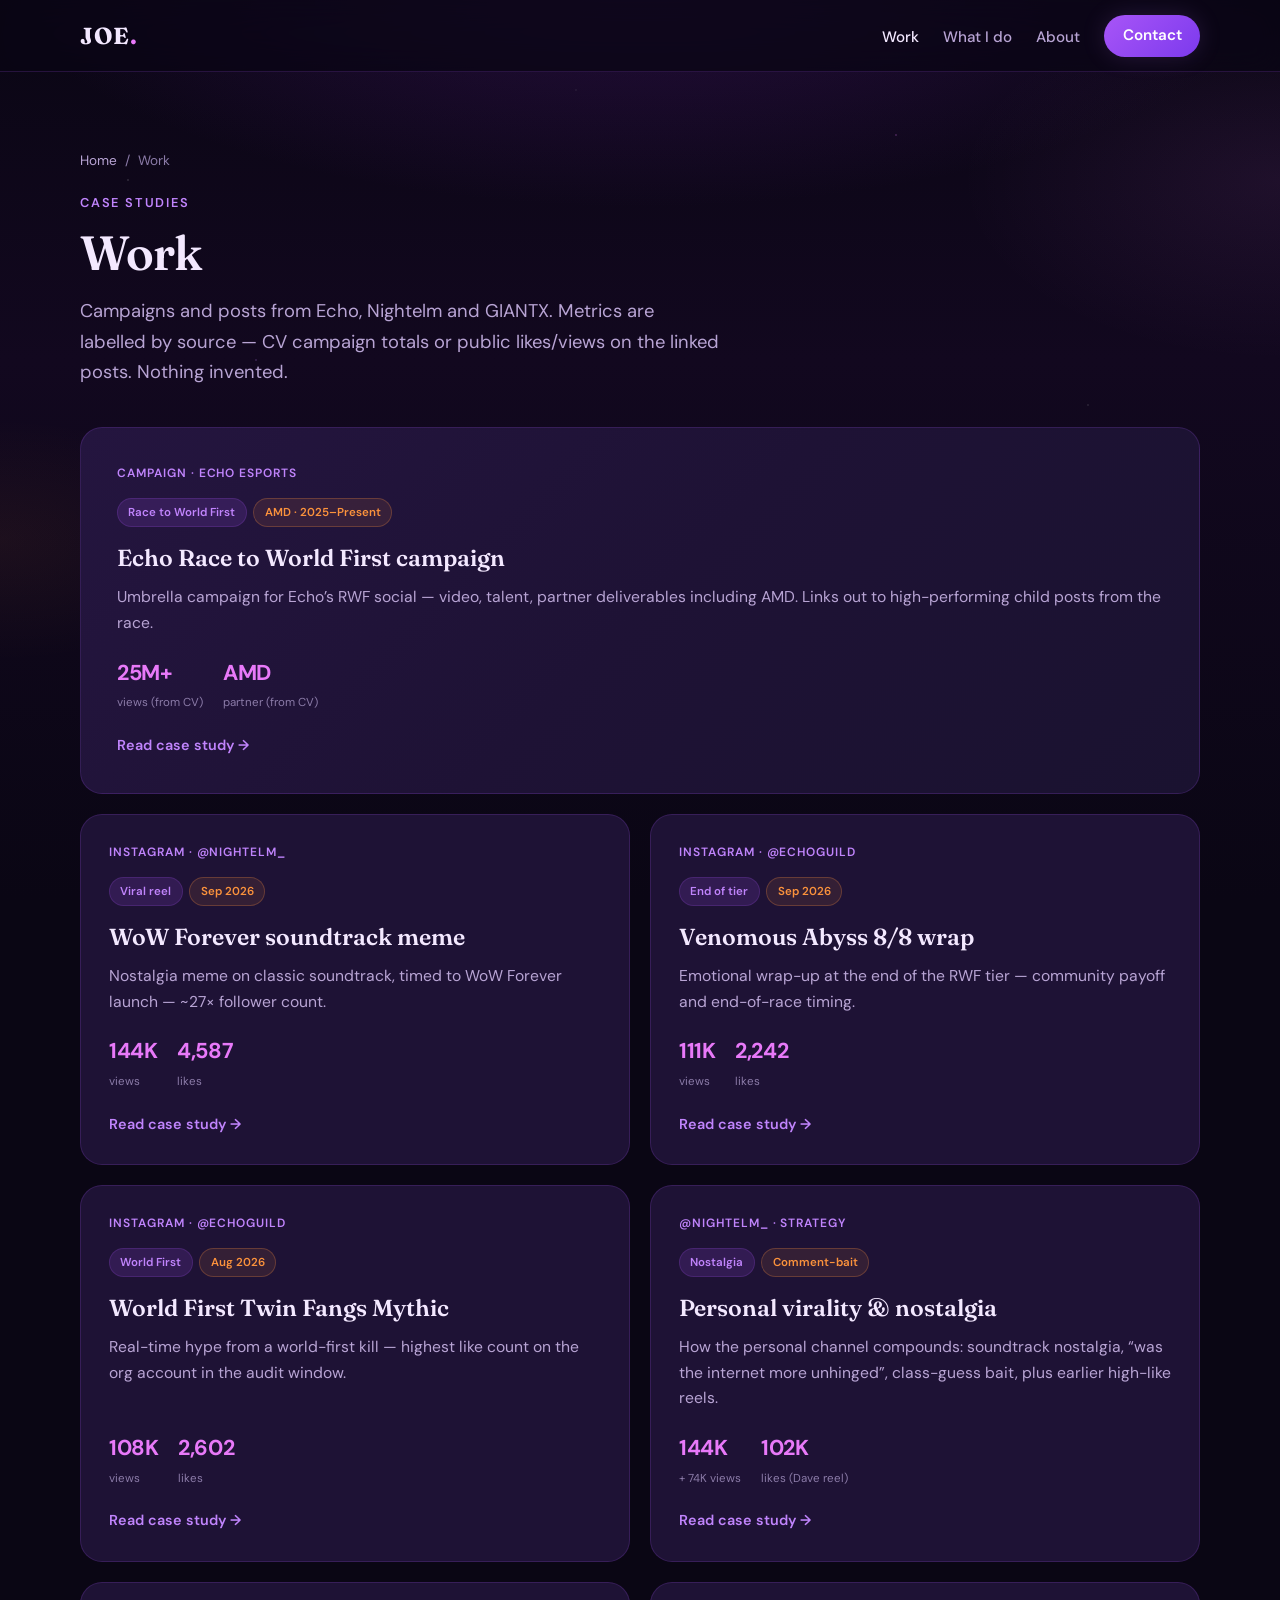
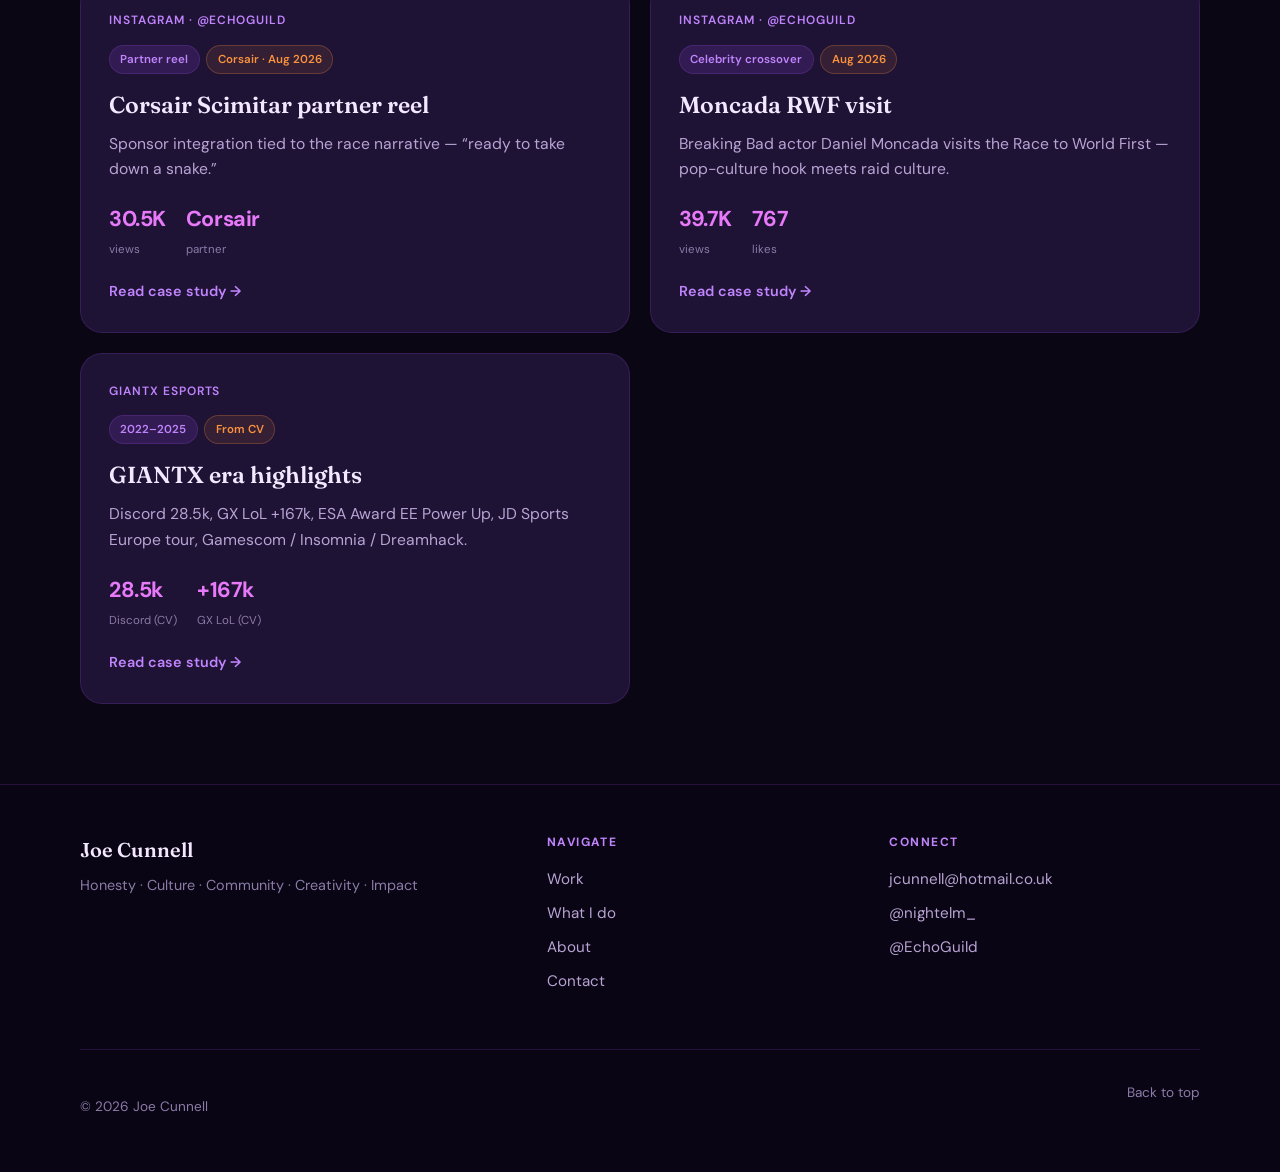
<file: work.html>
<!DOCTYPE html>
<html lang="en-GB">
<head>
  <meta charset="UTF-8">
  <meta name="viewport" content="width=device-width, initial-scale=1.0">
  <meta name="description" content="Selected work by Joe Cunnell — Echo RWF, Nightelm virality, Corsair, GIANTX and more.">
  <title>Work | Joe Cunnell</title>
  <link rel="preconnect" href="https://fonts.googleapis.com">
  <link rel="preconnect" href="https://fonts.gstatic.com" crossorigin>
  <link href="https://fonts.googleapis.com/css2?family=DM+Sans:ital,opsz,wght@0,9..40,400;0,9..40,500;0,9..40,600;0,9..40,700;1,9..40,400&family=Fraunces:opsz,wght@9..144,500;9..144,600;9..144,650;9..144,700&display=swap" rel="stylesheet">
  <link rel="stylesheet" href="styles.css">
</head>
<body>
  <div class="stars" aria-hidden="true"></div>
  <a class="skip-link" href="#main">Skip to content</a>
  <header class="site-header">
    <div class="container header-inner">
      <a class="logo" href="index.html">JOE<span class="logo-accent">.</span></a>
      <button class="nav-toggle" type="button" aria-expanded="false" aria-controls="site-nav" aria-label="Open menu">
        <span class="nav-toggle-bar"></span><span class="nav-toggle-bar"></span><span class="nav-toggle-bar"></span>
      </button>
      <nav class="site-nav" id="site-nav" aria-label="Primary">
        <ul>
          <li><a href="work.html" aria-current="page">Work</a></li>
          <li><a href="what-i-do.html">What I do</a></li>
          <li><a href="about.html">About</a></li>
          <li><a class="nav-cta" href="contact.html">Contact</a></li>
        </ul>
      </nav>
    </div>
  </header>

  <main id="main">
    <header class="page-hero">
      <div class="container">
        <ol class="breadcrumb"><li><a href="index.html">Home</a></li><li aria-hidden="true">/</li><li>Work</li></ol>
        <p class="eyebrow">Case studies</p>
        <h1>Work</h1>
        <p class="lead">
          Campaigns and posts from Echo, Nightelm and GIANTX. Metrics are labelled by source —
          CV campaign totals or public likes/views on the linked posts. Nothing invented.
        </p>
      </div>
    </header>

    <section class="section" style="padding-top:0">
      <div class="container">
        <div class="work-grid">
          <a class="work-card work-card--featured" href="work/echo-rwf.html">
            <div class="work-card-badge">Campaign · Echo Esports</div>
            <div class="work-card-meta">
              <span class="pill">Race to World First</span>
              <span class="pill pill-alt">AMD · 2025–Present</span>
            </div>
            <h3>Echo Race to World First campaign</h3>
            <p>Umbrella campaign for Echo’s RWF social — video, talent, partner deliverables including AMD. Links out to high-performing child posts from the race.</p>
            <ul class="work-stats">
              <li><strong>25M+</strong> <span>views (from CV)</span></li>
              <li><strong>AMD</strong> <span>partner (from CV)</span></li>
            </ul>
            <span class="work-card-cta">Read case study →</span>
          </a>

          <a class="work-card" href="work/nightelm-wow-forever.html">
            <div class="work-card-badge">Instagram · @nightelm_</div>
            <div class="work-card-meta">
              <span class="pill">Viral reel</span>
              <span class="pill pill-alt">Sep 2026</span>
            </div>
            <h3>WoW Forever soundtrack meme</h3>
            <p>Nostalgia meme on classic soundtrack, timed to WoW Forever launch — ~27× follower count.</p>
            <ul class="work-stats">
              <li><strong>144K</strong> <span>views</span></li>
              <li><strong>4,587</strong> <span>likes</span></li>
            </ul>
            <span class="work-card-cta">Read case study →</span>
          </a>

          <a class="work-card" href="work/venomous-abyss.html">
            <div class="work-card-badge">Instagram · @echoguild</div>
            <div class="work-card-meta">
              <span class="pill">End of tier</span>
              <span class="pill pill-alt">Sep 2026</span>
            </div>
            <h3>Venomous Abyss 8/8 wrap</h3>
            <p>Emotional wrap-up at the end of the RWF tier — community payoff and end-of-race timing.</p>
            <ul class="work-stats">
              <li><strong>111K</strong> <span>views</span></li>
              <li><strong>2,242</strong> <span>likes</span></li>
            </ul>
            <span class="work-card-cta">Read case study →</span>
          </a>

          <a class="work-card" href="work/twin-fangs.html">
            <div class="work-card-badge">Instagram · @echoguild</div>
            <div class="work-card-meta">
              <span class="pill">World First</span>
              <span class="pill pill-alt">Aug 2026</span>
            </div>
            <h3>World First Twin Fangs Mythic</h3>
            <p>Real-time hype from a world-first kill — highest like count on the org account in the audit window.</p>
            <ul class="work-stats">
              <li><strong>108K</strong> <span>views</span></li>
              <li><strong>2,602</strong> <span>likes</span></li>
            </ul>
            <span class="work-card-cta">Read case study →</span>
          </a>

          <a class="work-card" href="work/nightelm-virality.html">
            <div class="work-card-badge">@nightelm_ · strategy</div>
            <div class="work-card-meta">
              <span class="pill">Nostalgia</span>
              <span class="pill pill-alt">Comment-bait</span>
            </div>
            <h3>Personal virality &amp; nostalgia</h3>
            <p>How the personal channel compounds: soundtrack nostalgia, “was the internet more unhinged”, class-guess bait, plus earlier high-like reels.</p>
            <ul class="work-stats">
              <li><strong>144K</strong> <span>+ 74K views</span></li>
              <li><strong>102K</strong> <span>likes (Dave reel)</span></li>
            </ul>
            <span class="work-card-cta">Read case study →</span>
          </a>

          <a class="work-card" href="work/corsair-partner.html">
            <div class="work-card-badge">Instagram · @echoguild</div>
            <div class="work-card-meta">
              <span class="pill">Partner reel</span>
              <span class="pill pill-alt">Corsair · Aug 2026</span>
            </div>
            <h3>Corsair Scimitar partner reel</h3>
            <p>Sponsor integration tied to the race narrative — “ready to take down a snake.”</p>
            <ul class="work-stats">
              <li><strong>30.5K</strong> <span>views</span></li>
              <li><strong>Corsair</strong> <span>partner</span></li>
            </ul>
            <span class="work-card-cta">Read case study →</span>
          </a>

          <a class="work-card" href="work/moncada-visit.html">
            <div class="work-card-badge">Instagram · @echoguild</div>
            <div class="work-card-meta">
              <span class="pill">Celebrity crossover</span>
              <span class="pill pill-alt">Aug 2026</span>
            </div>
            <h3>Moncada RWF visit</h3>
            <p>Breaking Bad actor Daniel Moncada visits the Race to World First — pop-culture hook meets raid culture.</p>
            <ul class="work-stats">
              <li><strong>39.7K</strong> <span>views</span></li>
              <li><strong>767</strong> <span>likes</span></li>
            </ul>
            <span class="work-card-cta">Read case study →</span>
          </a>

          <a class="work-card" href="work/giantx-era.html">
            <div class="work-card-badge">GIANTX Esports</div>
            <div class="work-card-meta">
              <span class="pill">2022–2025</span>
              <span class="pill pill-alt">From CV</span>
            </div>
            <h3>GIANTX era highlights</h3>
            <p>Discord 28.5k, GX LoL +167k, ESA Award EE Power Up, JD Sports Europe tour, Gamescom / Insomnia / Dreamhack.</p>
            <ul class="work-stats">
              <li><strong>28.5k</strong> <span>Discord (CV)</span></li>
              <li><strong>+167k</strong> <span>GX LoL (CV)</span></li>
            </ul>
            <span class="work-card-cta">Read case study →</span>
          </a>
        </div>
      </div>
    </section>
  </main>

  <footer class="site-footer">
    <div class="container footer-inner">
      <div>
        <p class="footer-brand">Joe Cunnell</p>
        <p class="footer-values">Honesty · Culture · Community · Creativity · Impact</p>
      </div>
      <div class="footer-col">
        <h4>Navigate</h4>
        <ul>
          <li><a href="work.html">Work</a></li>
          <li><a href="what-i-do.html">What I do</a></li>
          <li><a href="about.html">About</a></li>
          <li><a href="contact.html">Contact</a></li>
        </ul>
      </div>
      <div class="footer-col">
        <h4>Connect</h4>
        <ul>
          <li><a href="mailto:jcunnell@hotmail.co.uk">jcunnell@hotmail.co.uk</a></li>
          <li><a href="https://www.instagram.com/nightelm_/" target="_blank" rel="noopener noreferrer">@nightelm_</a></li>
          <li><a href="https://x.com/EchoGuild" target="_blank" rel="noopener noreferrer">@EchoGuild</a></li>
        </ul>
      </div>
      <div class="footer-bottom">
        <p>© <span id="year"></span> Joe Cunnell</p>
        <a href="#main">Back to top</a>
      </div>
    </div>
  </footer>
  <script src="script.js"></script>
</body>
</html>
</file>
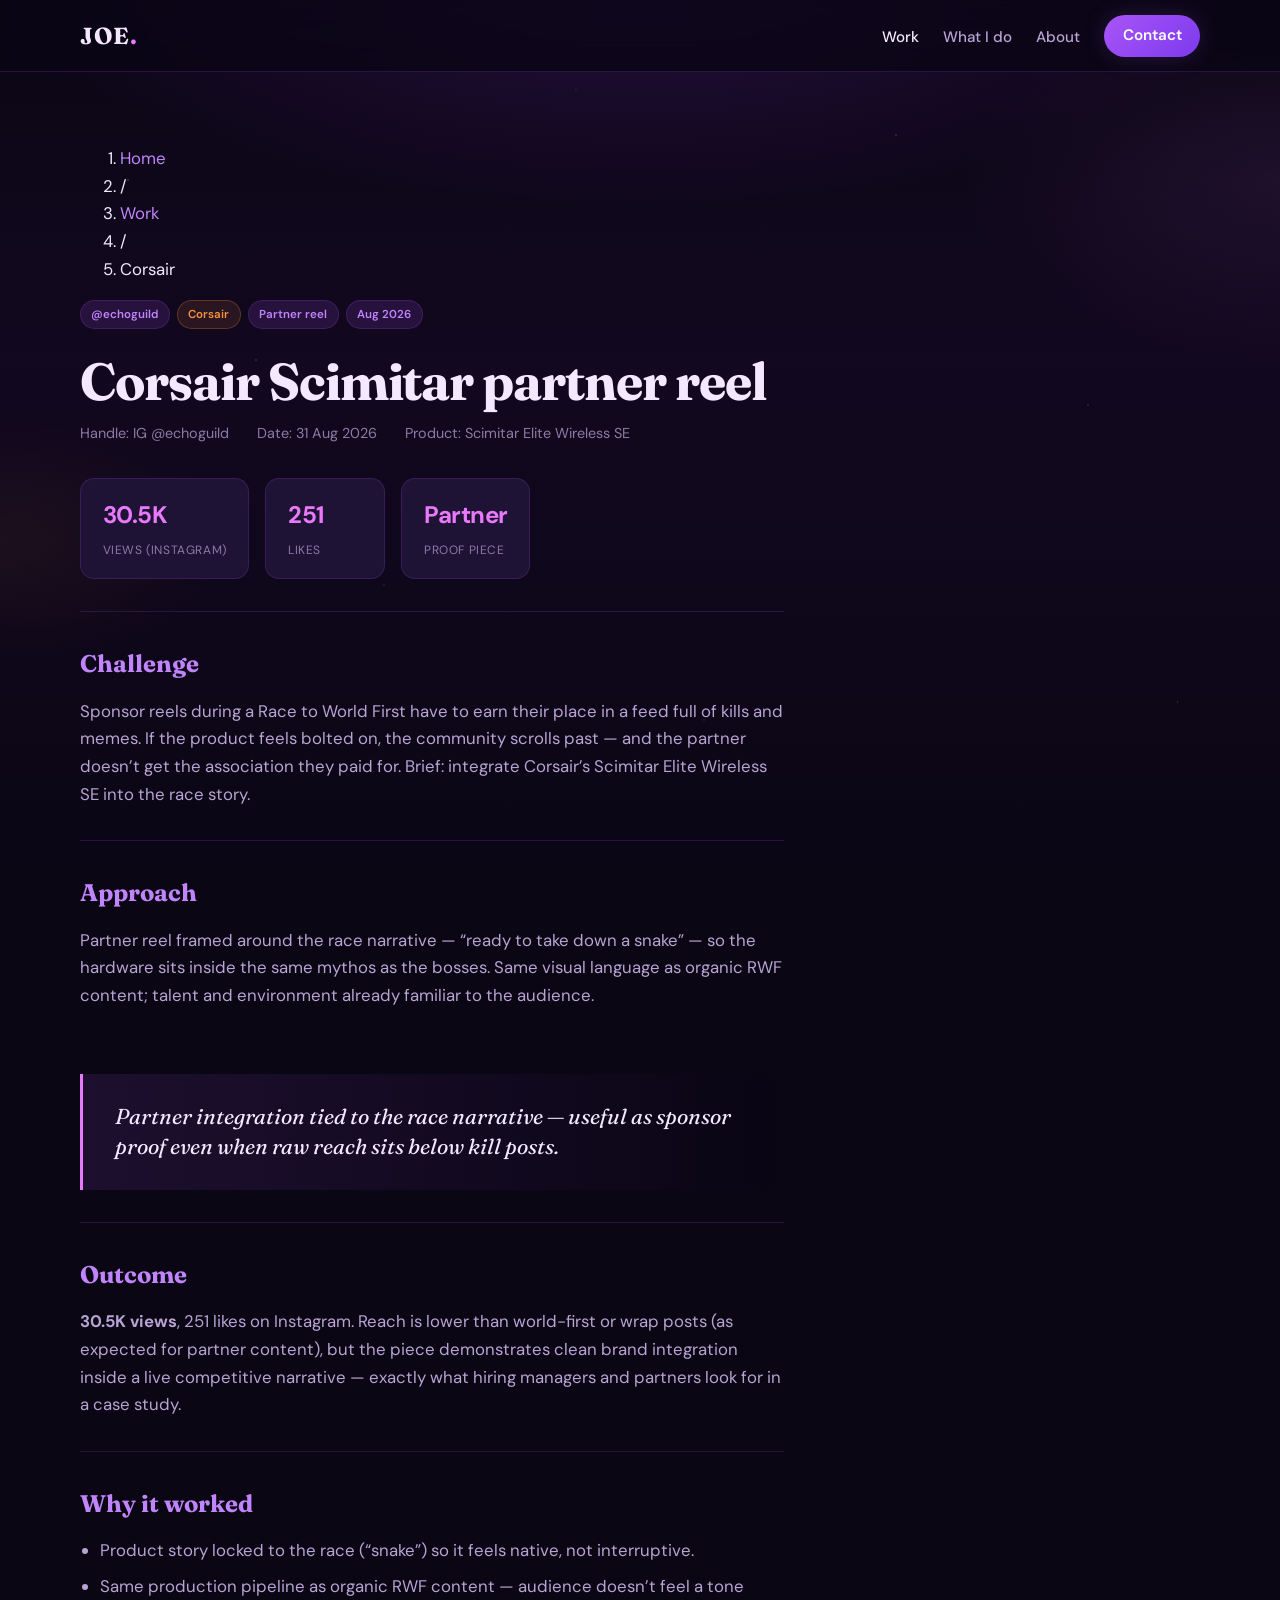
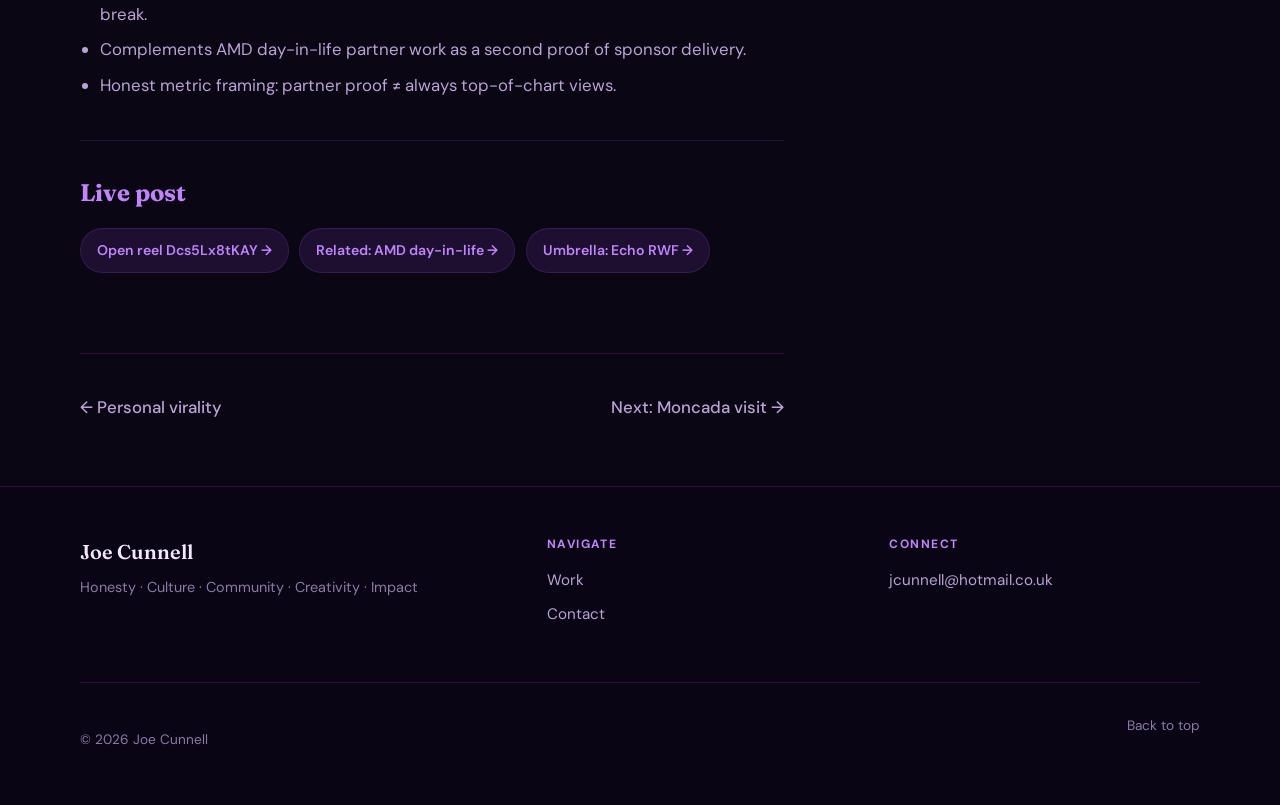
<file: work/corsair-partner.html>
<!DOCTYPE html>
<html lang="en-GB">
<head>
  <meta charset="UTF-8">
  <meta name="viewport" content="width=device-width, initial-scale=1.0">
  <meta name="description" content="Corsair Scimitar partner reel for Echo RWF — 30.5K views. Case study by Joe Cunnell.">
  <title>Corsair partner reel | Joe Cunnell</title>
  <link rel="preconnect" href="https://fonts.googleapis.com">
  <link rel="preconnect" href="https://fonts.gstatic.com" crossorigin>
  <link href="https://fonts.googleapis.com/css2?family=DM+Sans:ital,opsz,wght@0,9..40,400;0,9..40,500;0,9..40,600;0,9..40,700;1,9..40,400&family=Fraunces:opsz,wght@9..144,500;9..144,600;9..144,650;9..144,700&display=swap" rel="stylesheet">
  <link rel="stylesheet" href="../styles.css">
</head>
<body>
  <div class="stars" aria-hidden="true"></div>
  <a class="skip-link" href="#main">Skip to content</a>
  <header class="site-header">
    <div class="container header-inner">
      <a class="logo" href="../index.html">JOE<span class="logo-accent">.</span></a>
      <button class="nav-toggle" type="button" aria-expanded="false" aria-controls="site-nav" aria-label="Open menu">
        <span class="nav-toggle-bar"></span><span class="nav-toggle-bar"></span><span class="nav-toggle-bar"></span>
      </button>
      <nav class="site-nav" id="site-nav" aria-label="Primary">
        <ul>
          <li><a href="../work.html" aria-current="page">Work</a></li>
          <li><a href="../what-i-do.html">What I do</a></li>
          <li><a href="../about.html">About</a></li>
          <li><a class="nav-cta" href="../contact.html">Contact</a></li>
        </ul>
      </nav>
    </div>
  </header>
  <main id="main">
    <header class="cs-header">
      <div class="container">
        <ol class="breadcrumb">
          <li><a href="../index.html">Home</a></li><li aria-hidden="true">/</li>
          <li><a href="../work.html">Work</a></li><li aria-hidden="true">/</li>
          <li>Corsair</li>
        </ol>
        <div class="tags">
          <span class="pill">@echoguild</span>
          <span class="pill pill-alt">Corsair</span>
          <span class="pill">Partner reel</span>
          <span class="pill">Aug 2026</span>
        </div>
        <h1>Corsair Scimitar partner reel</h1>
        <div class="cs-meta">
          <span>Handle: IG @echoguild</span>
          <span>Date: 31 Aug 2026</span>
          <span>Product: Scimitar Elite Wireless SE</span>
        </div>
        <div class="cs-metrics-bar">
          <div class="cs-metric"><strong>30.5K</strong><span>views (Instagram)</span></div>
          <div class="cs-metric"><strong>251</strong><span>likes</span></div>
          <div class="cs-metric"><strong>Partner</strong><span>proof piece</span></div>
        </div>
      </div>
    </header>
    <div class="container">
      <article class="cs-body">
        <section class="cs-section">
          <h2>Challenge</h2>
          <p>
            Sponsor reels during a Race to World First have to earn their place in a feed full of
            kills and memes. If the product feels bolted on, the community scrolls past — and the
            partner doesn’t get the association they paid for. Brief: integrate Corsair’s Scimitar
            Elite Wireless SE into the race story.
          </p>
        </section>
        <section class="cs-section">
          <h2>Approach</h2>
          <p>
            Partner reel framed around the race narrative — “ready to take down a snake” — so the
            hardware sits inside the same mythos as the bosses. Same visual language as organic
            RWF content; talent and environment already familiar to the audience.
          </p>
        </section>
        <blockquote class="pull-quote">
          Partner integration tied to the race narrative — useful as sponsor proof even when raw reach sits below kill posts.
        </blockquote>
        <section class="cs-section">
          <h2>Outcome</h2>
          <p>
            <strong>30.5K views</strong>, 251 likes on Instagram. Reach is lower than world-first
            or wrap posts (as expected for partner content), but the piece demonstrates clean
            brand integration inside a live competitive narrative — exactly what hiring managers
            and partners look for in a case study.
          </p>
        </section>
        <section class="cs-section">
          <h2>Why it worked</h2>
          <ul>
            <li>Product story locked to the race (“snake”) so it feels native, not interruptive.</li>
            <li>Same production pipeline as organic RWF content — audience doesn’t feel a tone break.</li>
            <li>Complements AMD day-in-life partner work as a second proof of sponsor delivery.</li>
            <li>Honest metric framing: partner proof ≠ always top-of-chart views.</li>
          </ul>
        </section>
        <section class="cs-section">
          <h2>Live post</h2>
          <div class="live-links">
            <a href="https://www.instagram.com/echoguild/reel/Dcs5Lx8tKAY/" target="_blank" rel="noopener noreferrer">Open reel Dcs5Lx8tKAY →</a>
            <a href="https://www.instagram.com/reel/DWoTfNuN2ez/" target="_blank" rel="noopener noreferrer">Related: AMD day-in-life →</a>
            <a href="echo-rwf.html">Umbrella: Echo RWF →</a>
          </div>
        </section>
      </article>
      <nav class="cs-nav">
        <a href="nightelm-virality.html">← Personal virality</a>
        <a href="moncada-visit.html">Next: Moncada visit →</a>
      </nav>
    </div>
  </main>
  <footer class="site-footer">
    <div class="container footer-inner">
      <div><p class="footer-brand">Joe Cunnell</p><p class="footer-values">Honesty · Culture · Community · Creativity · Impact</p></div>
      <div class="footer-col"><h4>Navigate</h4><ul><li><a href="../work.html">Work</a></li><li><a href="../contact.html">Contact</a></li></ul></div>
      <div class="footer-col"><h4>Connect</h4><ul><li><a href="mailto:jcunnell@hotmail.co.uk">jcunnell@hotmail.co.uk</a></li></ul></div>
      <div class="footer-bottom"><p>© <span id="year"></span> Joe Cunnell</p><a href="#main">Back to top</a></div>
    </div>
  </footer>
  <script src="../script.js"></script>
</body>
</html>
</file>
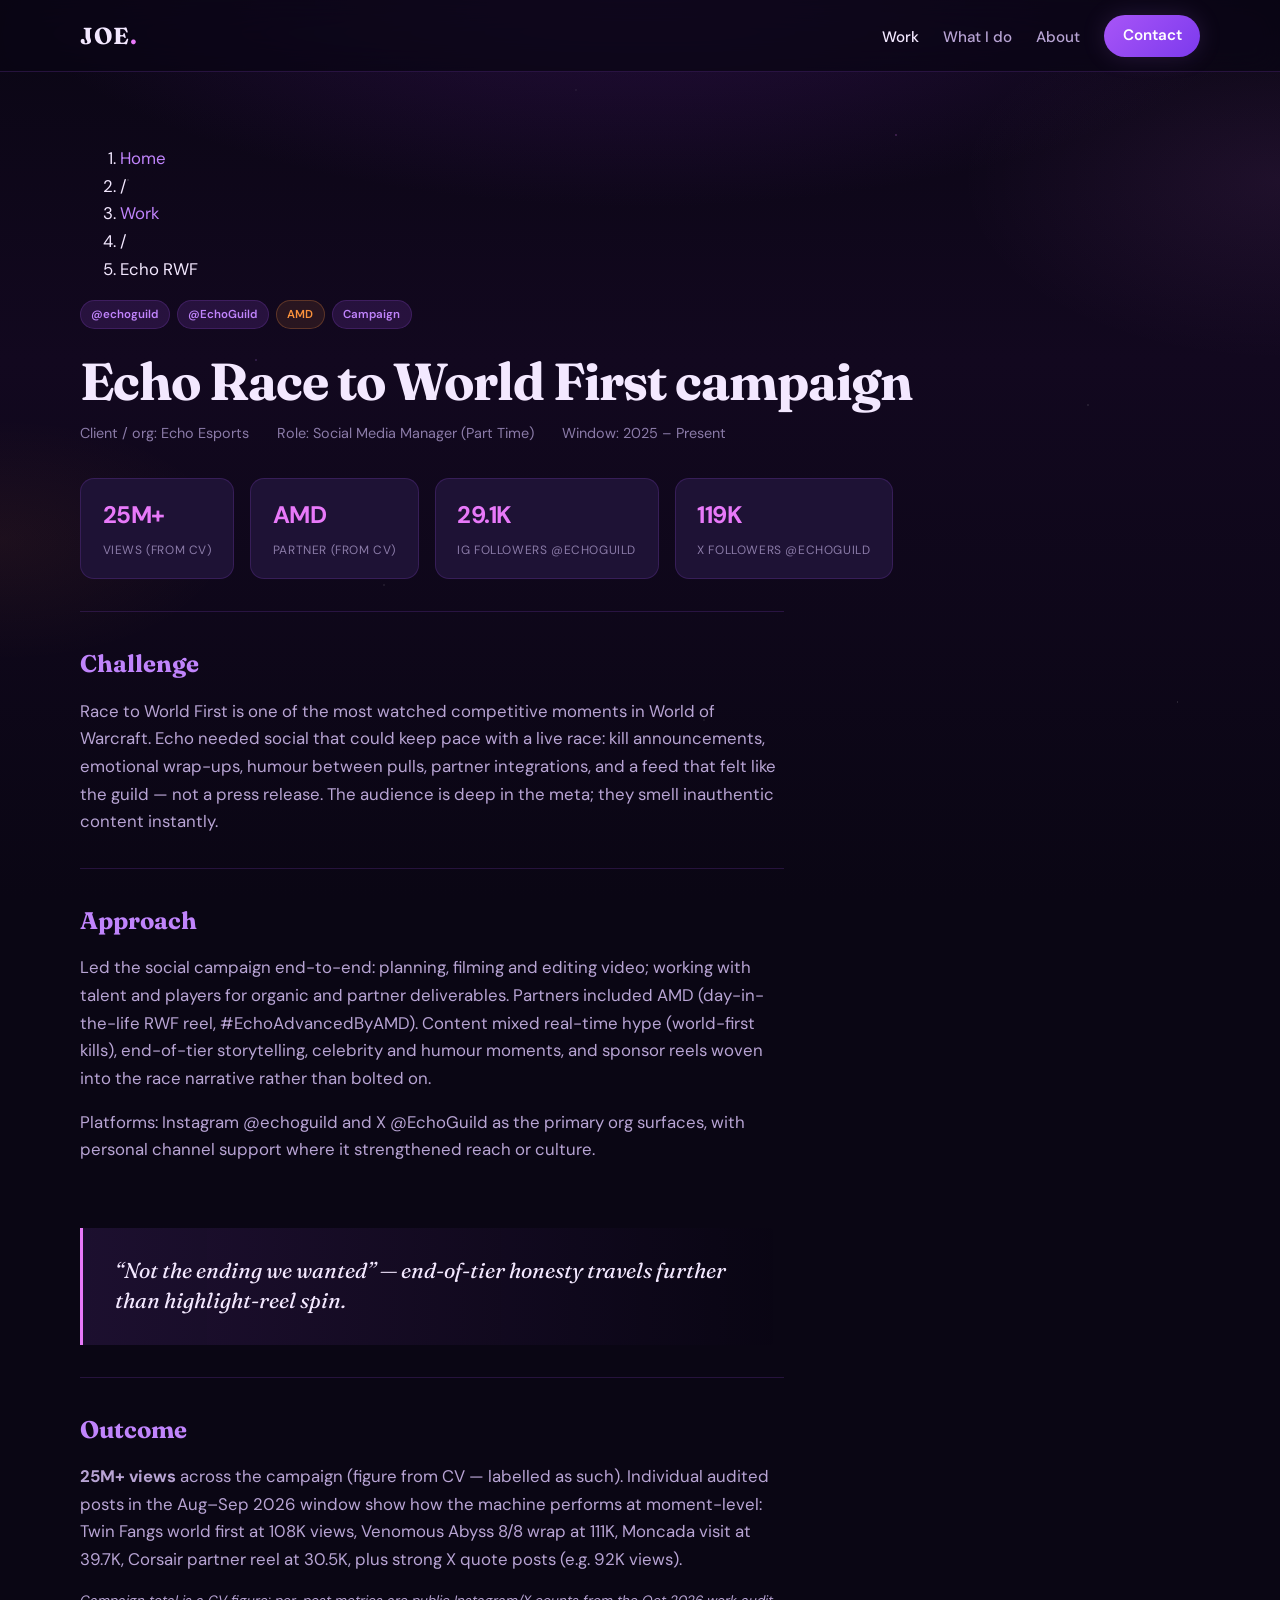
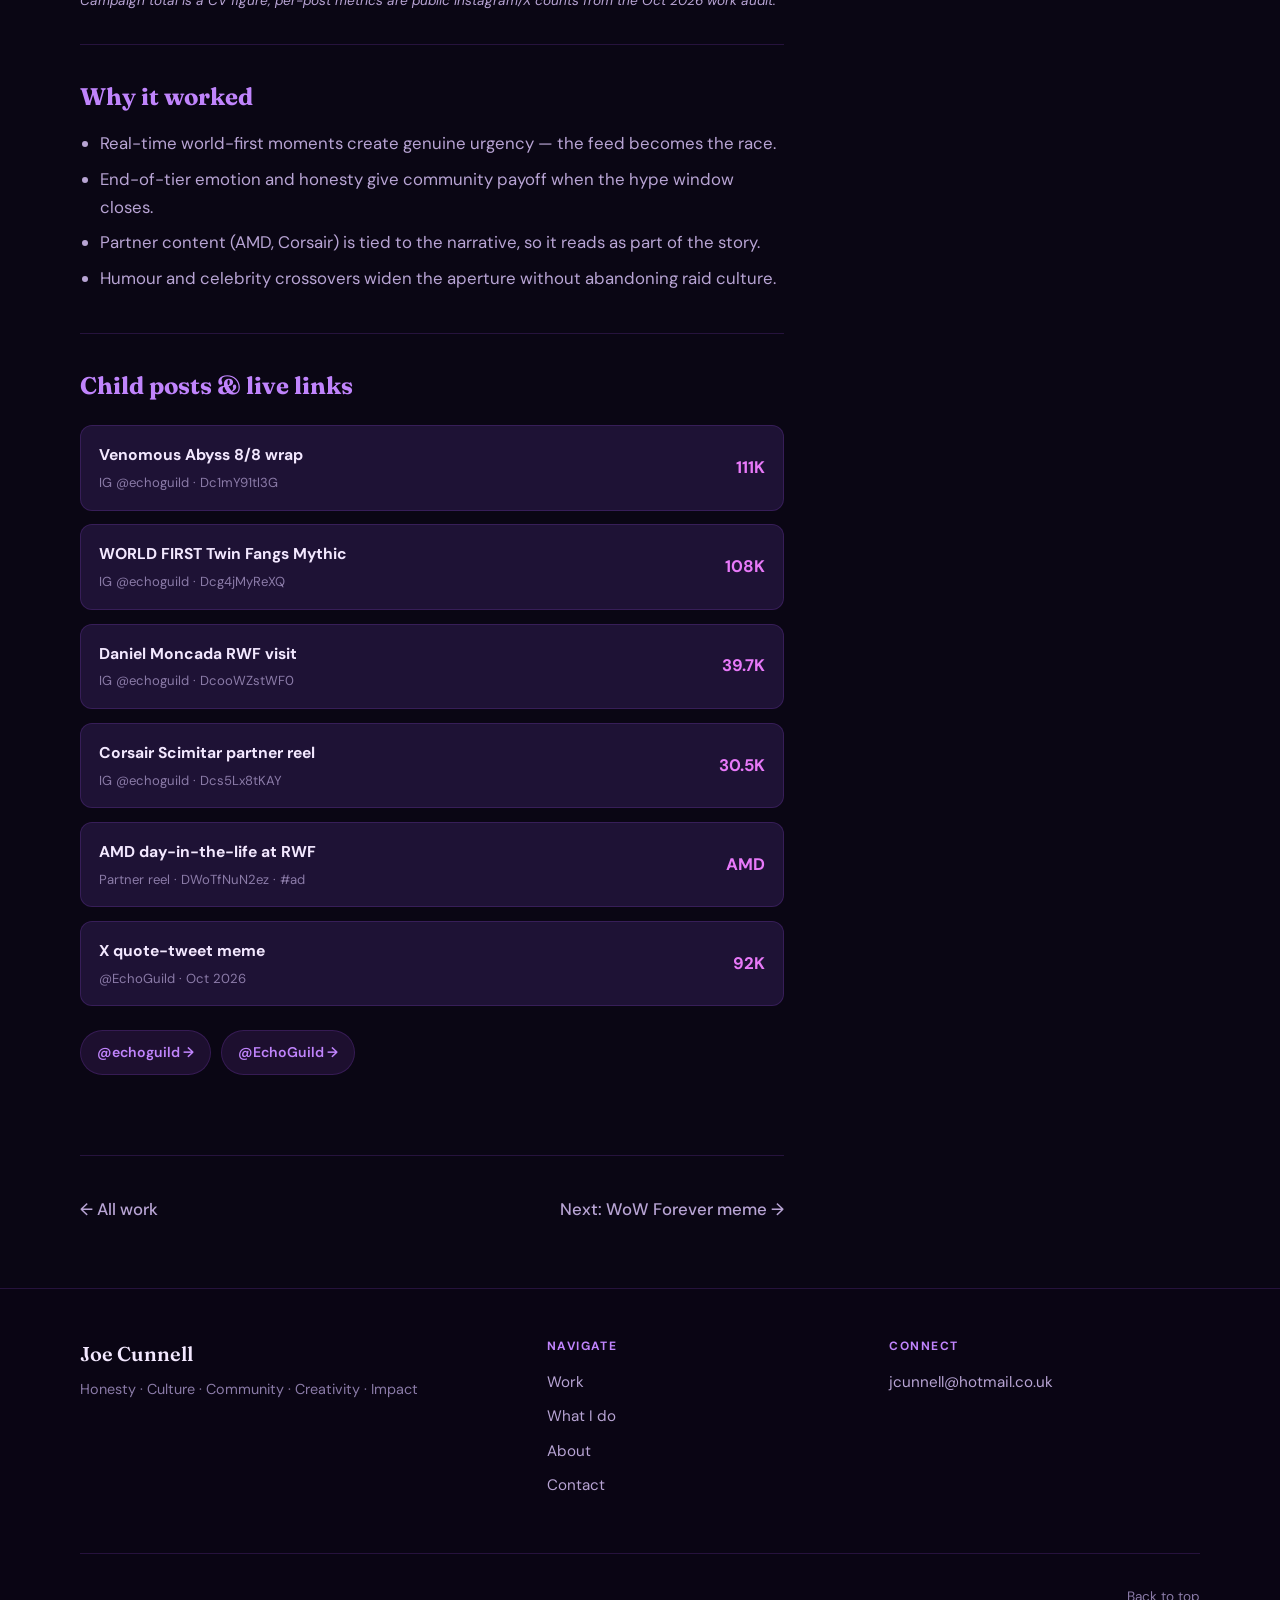
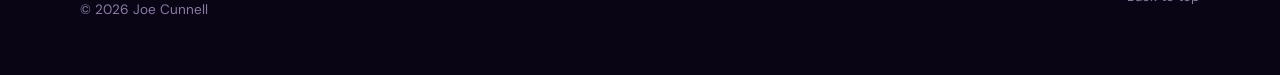
<file: work/echo-rwf.html>
<!DOCTYPE html>
<html lang="en-GB">
<head>
  <meta charset="UTF-8">
  <meta name="viewport" content="width=device-width, initial-scale=1.0">
  <meta name="description" content="Echo Race to World First social campaign — 25M+ views (from CV), AMD partner. Case study by Joe Cunnell.">
  <title>Echo Race to World First | Joe Cunnell</title>
  <link rel="preconnect" href="https://fonts.googleapis.com">
  <link rel="preconnect" href="https://fonts.gstatic.com" crossorigin>
  <link href="https://fonts.googleapis.com/css2?family=DM+Sans:ital,opsz,wght@0,9..40,400;0,9..40,500;0,9..40,600;0,9..40,700;1,9..40,400&family=Fraunces:opsz,wght@9..144,500;9..144,600;9..144,650;9..144,700&display=swap" rel="stylesheet">
  <link rel="stylesheet" href="../styles.css">
</head>
<body>
  <div class="stars" aria-hidden="true"></div>
  <a class="skip-link" href="#main">Skip to content</a>
  <header class="site-header">
    <div class="container header-inner">
      <a class="logo" href="../index.html">JOE<span class="logo-accent">.</span></a>
      <button class="nav-toggle" type="button" aria-expanded="false" aria-controls="site-nav" aria-label="Open menu">
        <span class="nav-toggle-bar"></span><span class="nav-toggle-bar"></span><span class="nav-toggle-bar"></span>
      </button>
      <nav class="site-nav" id="site-nav" aria-label="Primary">
        <ul>
          <li><a href="../work.html" aria-current="page">Work</a></li>
          <li><a href="../what-i-do.html">What I do</a></li>
          <li><a href="../about.html">About</a></li>
          <li><a class="nav-cta" href="../contact.html">Contact</a></li>
        </ul>
      </nav>
    </div>
  </header>

  <main id="main">
    <header class="cs-header">
      <div class="container">
        <ol class="breadcrumb">
          <li><a href="../index.html">Home</a></li><li aria-hidden="true">/</li>
          <li><a href="../work.html">Work</a></li><li aria-hidden="true">/</li>
          <li>Echo RWF</li>
        </ol>
        <div class="tags">
          <span class="pill">@echoguild</span>
          <span class="pill">@EchoGuild</span>
          <span class="pill pill-alt">AMD</span>
          <span class="pill">Campaign</span>
        </div>
        <h1>Echo Race to World First campaign</h1>
        <div class="cs-meta">
          <span>Client / org: Echo Esports</span>
          <span>Role: Social Media Manager (Part Time)</span>
          <span>Window: 2025 – Present</span>
        </div>
        <div class="cs-metrics-bar">
          <div class="cs-metric"><strong>25M+</strong><span>views (from CV)</span></div>
          <div class="cs-metric"><strong>AMD</strong><span>partner (from CV)</span></div>
          <div class="cs-metric"><strong>29.1K</strong><span>IG followers @echoguild</span></div>
          <div class="cs-metric"><strong>119K</strong><span>X followers @EchoGuild</span></div>
        </div>
      </div>
    </header>

    <div class="container">
      <article class="cs-body">
        <section class="cs-section">
          <h2>Challenge</h2>
          <p>
            Race to World First is one of the most watched competitive moments in World of Warcraft.
            Echo needed social that could keep pace with a live race: kill announcements, emotional
            wrap-ups, humour between pulls, partner integrations, and a feed that felt like the
            guild — not a press release. The audience is deep in the meta; they smell inauthentic
            content instantly.
          </p>
        </section>

        <section class="cs-section">
          <h2>Approach</h2>
          <p>
            Led the social campaign end-to-end: planning, filming and editing video; working with
            talent and players for organic and partner deliverables. Partners included AMD
            (day-in-the-life RWF reel, #EchoAdvancedByAMD). Content mixed real-time hype
            (world-first kills), end-of-tier storytelling, celebrity and humour moments, and
            sponsor reels woven into the race narrative rather than bolted on.
          </p>
          <p>
            Platforms: Instagram @echoguild and X @EchoGuild as the primary org surfaces, with
            personal channel support where it strengthened reach or culture.
          </p>
        </section>

        <blockquote class="pull-quote">
          “Not the ending we wanted” — end-of-tier honesty travels further than highlight-reel spin.
        </blockquote>

        <section class="cs-section">
          <h2>Outcome</h2>
          <p>
            <strong>25M+ views</strong> across the campaign (figure from CV — labelled as such).
            Individual audited posts in the Aug–Sep 2026 window show how the machine performs
            at moment-level: Twin Fangs world first at 108K views, Venomous Abyss 8/8 wrap at
            111K, Moncada visit at 39.7K, Corsair partner reel at 30.5K, plus strong X quote posts
            (e.g. 92K views).
          </p>
          <p class="note">Campaign total is a CV figure; per-post metrics are public Instagram/X counts from the Oct 2026 work audit.</p>
        </section>

        <section class="cs-section">
          <h2>Why it worked</h2>
          <ul>
            <li>Real-time world-first moments create genuine urgency — the feed becomes the race.</li>
            <li>End-of-tier emotion and honesty give community payoff when the hype window closes.</li>
            <li>Partner content (AMD, Corsair) is tied to the narrative, so it reads as part of the story.</li>
            <li>Humour and celebrity crossovers widen the aperture without abandoning raid culture.</li>
          </ul>
        </section>

        <section class="cs-section">
          <h2>Child posts &amp; live links</h2>
          <div class="child-posts">
            <a class="child-post" href="venomous-abyss.html">
              <div>
                <h4>Venomous Abyss 8/8 wrap</h4>
                <p>IG @echoguild · Dc1mY91tl3G</p>
              </div>
              <span class="metric">111K</span>
            </a>
            <a class="child-post" href="twin-fangs.html">
              <div>
                <h4>WORLD FIRST Twin Fangs Mythic</h4>
                <p>IG @echoguild · Dcg4jMyReXQ</p>
              </div>
              <span class="metric">108K</span>
            </a>
            <a class="child-post" href="moncada-visit.html">
              <div>
                <h4>Daniel Moncada RWF visit</h4>
                <p>IG @echoguild · DcooWZstWF0</p>
              </div>
              <span class="metric">39.7K</span>
            </a>
            <a class="child-post" href="corsair-partner.html">
              <div>
                <h4>Corsair Scimitar partner reel</h4>
                <p>IG @echoguild · Dcs5Lx8tKAY</p>
              </div>
              <span class="metric">30.5K</span>
            </a>
            <a class="child-post" href="https://www.instagram.com/reel/DWoTfNuN2ez/" target="_blank" rel="noopener noreferrer">
              <div>
                <h4>AMD day-in-the-life at RWF</h4>
                <p>Partner reel · DWoTfNuN2ez · #ad</p>
              </div>
              <span class="metric">AMD</span>
            </a>
            <a class="child-post" href="https://x.com/EchoGuild/status/2105638888295575977" target="_blank" rel="noopener noreferrer">
              <div>
                <h4>X quote-tweet meme</h4>
                <p>@EchoGuild · Oct 2026</p>
              </div>
              <span class="metric">92K</span>
            </a>
          </div>
          <div class="live-links" style="margin-top:1.5rem">
            <a href="https://www.instagram.com/echoguild/" target="_blank" rel="noopener noreferrer">@echoguild →</a>
            <a href="https://x.com/EchoGuild" target="_blank" rel="noopener noreferrer">@EchoGuild →</a>
          </div>
        </section>
      </article>

      <nav class="cs-nav" aria-label="Case study navigation">
        <a href="../work.html">← All work</a>
        <a href="nightelm-wow-forever.html">Next: WoW Forever meme →</a>
      </nav>
    </div>
  </main>

  <footer class="site-footer">
    <div class="container footer-inner">
      <div><p class="footer-brand">Joe Cunnell</p><p class="footer-values">Honesty · Culture · Community · Creativity · Impact</p></div>
      <div class="footer-col"><h4>Navigate</h4><ul>
        <li><a href="../work.html">Work</a></li><li><a href="../what-i-do.html">What I do</a></li>
        <li><a href="../about.html">About</a></li><li><a href="../contact.html">Contact</a></li>
      </ul></div>
      <div class="footer-col"><h4>Connect</h4><ul>
        <li><a href="mailto:jcunnell@hotmail.co.uk">jcunnell@hotmail.co.uk</a></li>
      </ul></div>
      <div class="footer-bottom"><p>© <span id="year"></span> Joe Cunnell</p><a href="#main">Back to top</a></div>
    </div>
  </footer>
  <script src="../script.js"></script>
</body>
</html>
</file>
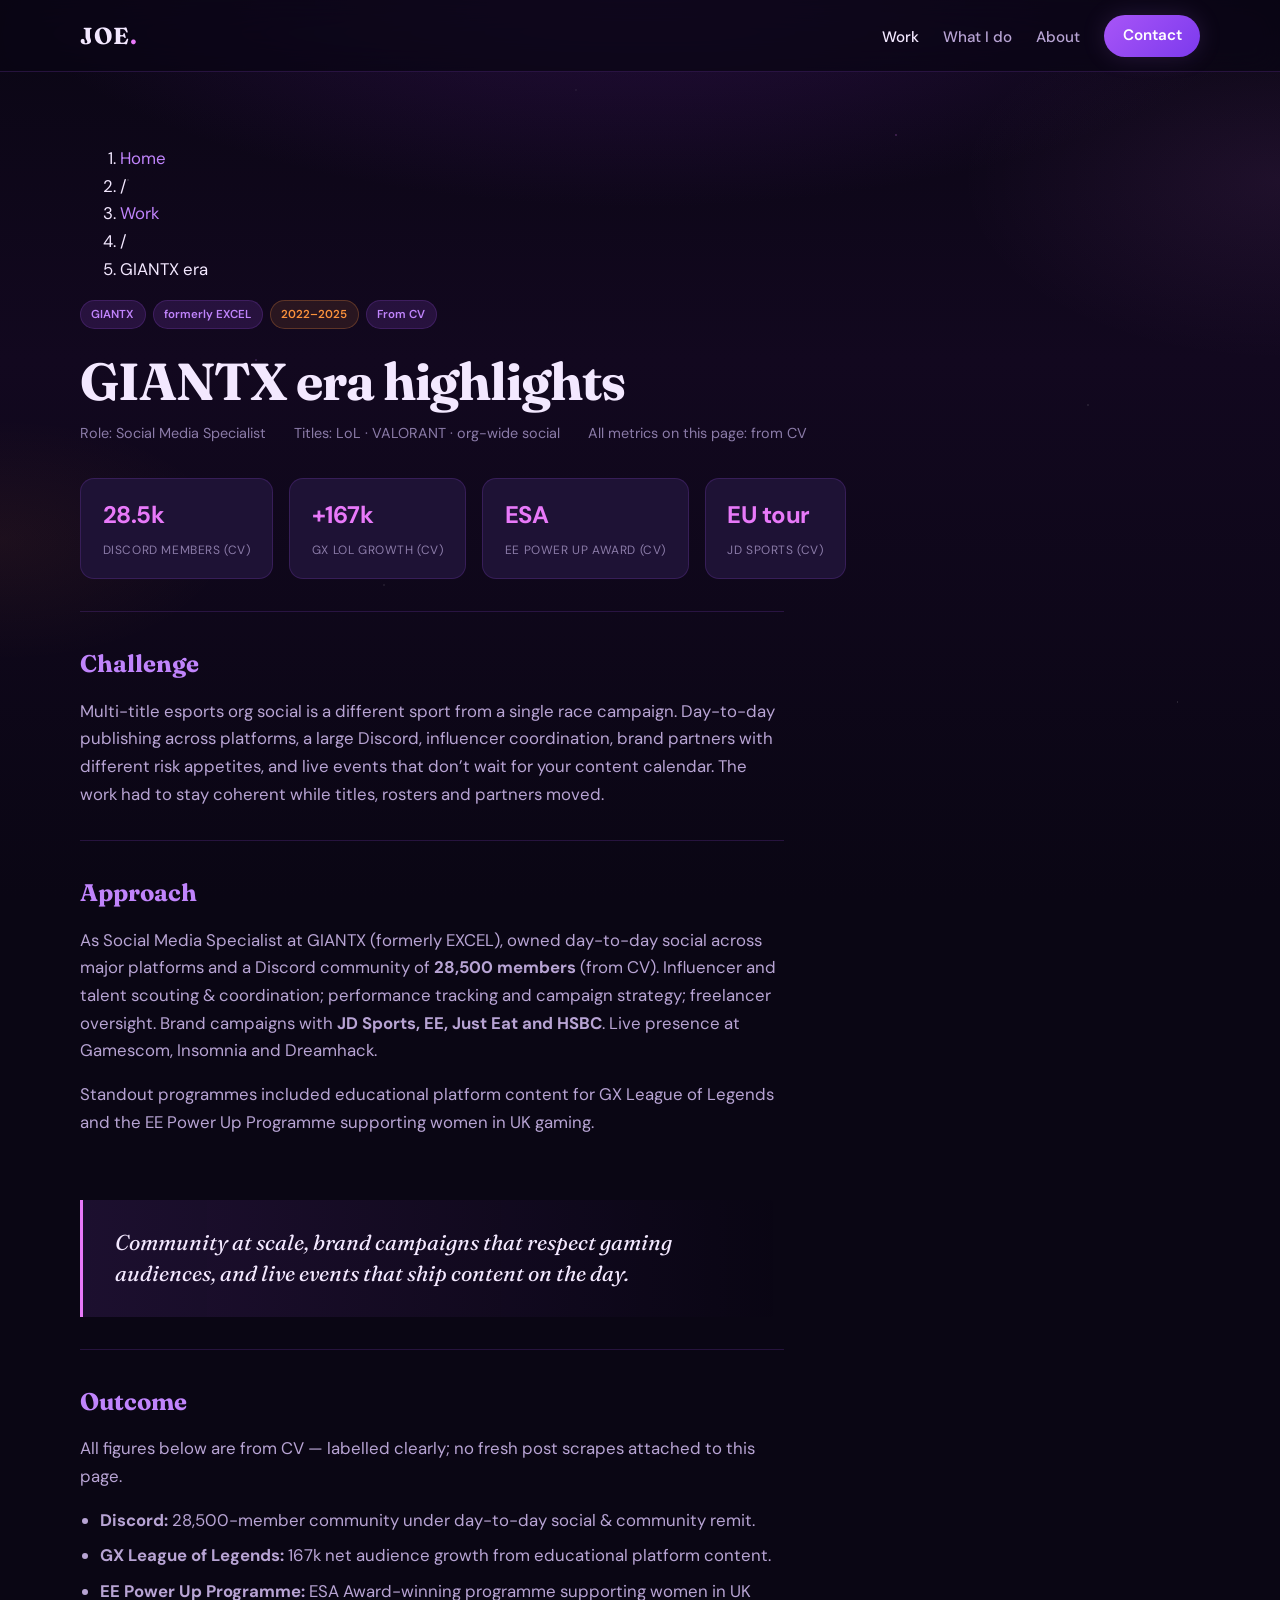
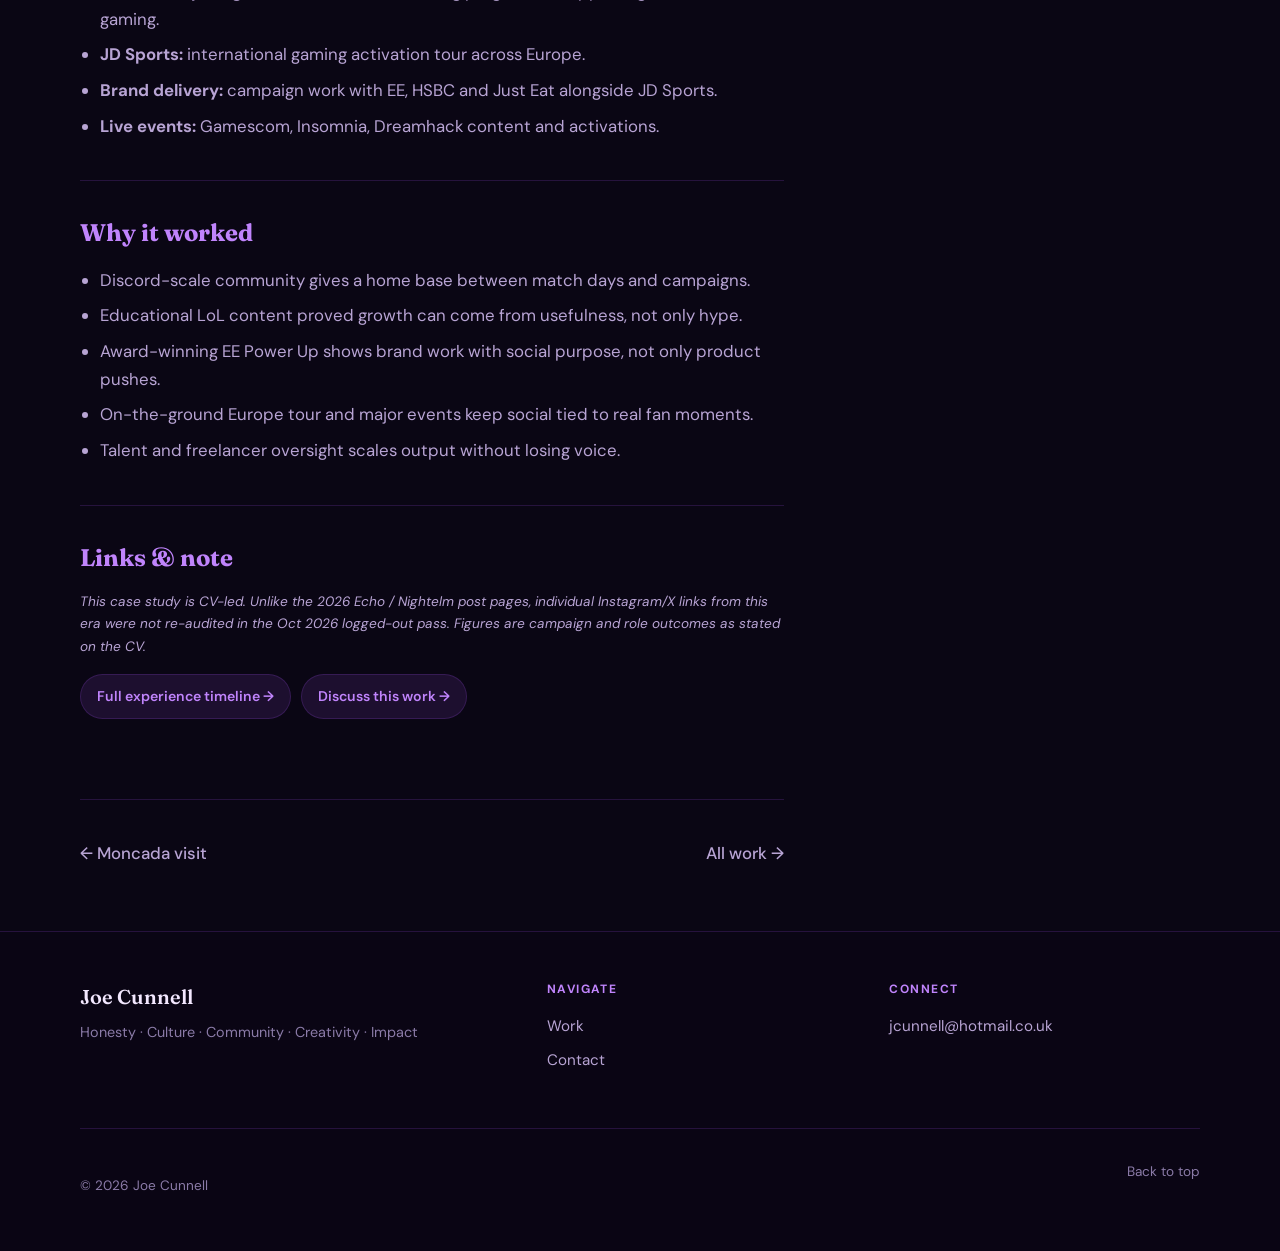
<file: work/giantx-era.html>
<!DOCTYPE html>
<html lang="en-GB">
<head>
  <meta charset="UTF-8">
  <meta name="viewport" content="width=device-width, initial-scale=1.0">
  <meta name="description" content="GIANTX era highlights — Discord 28.5k, GX LoL +167k, EE Power Up ESA Award, JD Sports Europe tour. Case study by Joe Cunnell.">
  <title>GIANTX era highlights | Joe Cunnell</title>
  <link rel="preconnect" href="https://fonts.googleapis.com">
  <link rel="preconnect" href="https://fonts.gstatic.com" crossorigin>
  <link href="https://fonts.googleapis.com/css2?family=DM+Sans:ital,opsz,wght@0,9..40,400;0,9..40,500;0,9..40,600;0,9..40,700;1,9..40,400&family=Fraunces:opsz,wght@9..144,500;9..144,600;9..144,650;9..144,700&display=swap" rel="stylesheet">
  <link rel="stylesheet" href="../styles.css">
</head>
<body>
  <div class="stars" aria-hidden="true"></div>
  <a class="skip-link" href="#main">Skip to content</a>
  <header class="site-header">
    <div class="container header-inner">
      <a class="logo" href="../index.html">JOE<span class="logo-accent">.</span></a>
      <button class="nav-toggle" type="button" aria-expanded="false" aria-controls="site-nav" aria-label="Open menu">
        <span class="nav-toggle-bar"></span><span class="nav-toggle-bar"></span><span class="nav-toggle-bar"></span>
      </button>
      <nav class="site-nav" id="site-nav" aria-label="Primary">
        <ul>
          <li><a href="../work.html" aria-current="page">Work</a></li>
          <li><a href="../what-i-do.html">What I do</a></li>
          <li><a href="../about.html">About</a></li>
          <li><a class="nav-cta" href="../contact.html">Contact</a></li>
        </ul>
      </nav>
    </div>
  </header>
  <main id="main">
    <header class="cs-header">
      <div class="container">
        <ol class="breadcrumb">
          <li><a href="../index.html">Home</a></li><li aria-hidden="true">/</li>
          <li><a href="../work.html">Work</a></li><li aria-hidden="true">/</li>
          <li>GIANTX era</li>
        </ol>
        <div class="tags">
          <span class="pill">GIANTX</span>
          <span class="pill">formerly EXCEL</span>
          <span class="pill pill-alt">2022–2025</span>
          <span class="pill">From CV</span>
        </div>
        <h1>GIANTX era highlights</h1>
        <div class="cs-meta">
          <span>Role: Social Media Specialist</span>
          <span>Titles: LoL · VALORANT · org-wide social</span>
          <span>All metrics on this page: from CV</span>
        </div>
        <div class="cs-metrics-bar">
          <div class="cs-metric"><strong>28.5k</strong><span>Discord members (CV)</span></div>
          <div class="cs-metric"><strong>+167k</strong><span>GX LoL growth (CV)</span></div>
          <div class="cs-metric"><strong>ESA</strong><span>EE Power Up award (CV)</span></div>
          <div class="cs-metric"><strong>EU tour</strong><span>JD Sports (CV)</span></div>
        </div>
      </div>
    </header>
    <div class="container">
      <article class="cs-body">
        <section class="cs-section">
          <h2>Challenge</h2>
          <p>
            Multi-title esports org social is a different sport from a single race campaign.
            Day-to-day publishing across platforms, a large Discord, influencer coordination,
            brand partners with different risk appetites, and live events that don’t wait for
            your content calendar. The work had to stay coherent while titles, rosters and
            partners moved.
          </p>
        </section>
        <section class="cs-section">
          <h2>Approach</h2>
          <p>
            As Social Media Specialist at GIANTX (formerly EXCEL), owned day-to-day social across
            major platforms and a Discord community of <strong>28,500 members</strong> (from CV).
            Influencer and talent scouting &amp; coordination; performance tracking and campaign
            strategy; freelancer oversight. Brand campaigns with <strong>JD Sports, EE, Just Eat
            and HSBC</strong>. Live presence at Gamescom, Insomnia and Dreamhack.
          </p>
          <p>
            Standout programmes included educational platform content for GX League of Legends
            and the EE Power Up Programme supporting women in UK gaming.
          </p>
        </section>
        <blockquote class="pull-quote">
          Community at scale, brand campaigns that respect gaming audiences, and live events that ship content on the day.
        </blockquote>
        <section class="cs-section">
          <h2>Outcome</h2>
          <p>All figures below are from CV — labelled clearly; no fresh post scrapes attached to this page.</p>
          <ul>
            <li><strong>Discord:</strong> 28,500-member community under day-to-day social &amp; community remit.</li>
            <li><strong>GX League of Legends:</strong> 167k net audience growth from educational platform content.</li>
            <li><strong>EE Power Up Programme:</strong> ESA Award-winning programme supporting women in UK gaming.</li>
            <li><strong>JD Sports:</strong> international gaming activation tour across Europe.</li>
            <li><strong>Brand delivery:</strong> campaign work with EE, HSBC and Just Eat alongside JD Sports.</li>
            <li><strong>Live events:</strong> Gamescom, Insomnia, Dreamhack content and activations.</li>
          </ul>
        </section>
        <section class="cs-section">
          <h2>Why it worked</h2>
          <ul>
            <li>Discord-scale community gives a home base between match days and campaigns.</li>
            <li>Educational LoL content proved growth can come from usefulness, not only hype.</li>
            <li>Award-winning EE Power Up shows brand work with social purpose, not only product pushes.</li>
            <li>On-the-ground Europe tour and major events keep social tied to real fan moments.</li>
            <li>Talent and freelancer oversight scales output without losing voice.</li>
          </ul>
        </section>
        <section class="cs-section">
          <h2>Links &amp; note</h2>
          <p class="note">
            This case study is CV-led. Unlike the 2026 Echo / Nightelm post pages, individual
            Instagram/X links from this era were not re-audited in the Oct 2026 logged-out pass.
            Figures are campaign and role outcomes as stated on the CV.
          </p>
          <div class="live-links">
            <a href="../about.html">Full experience timeline →</a>
            <a href="../contact.html">Discuss this work →</a>
          </div>
        </section>
      </article>
      <nav class="cs-nav">
        <a href="moncada-visit.html">← Moncada visit</a>
        <a href="../work.html">All work →</a>
      </nav>
    </div>
  </main>
  <footer class="site-footer">
    <div class="container footer-inner">
      <div><p class="footer-brand">Joe Cunnell</p><p class="footer-values">Honesty · Culture · Community · Creativity · Impact</p></div>
      <div class="footer-col"><h4>Navigate</h4><ul><li><a href="../work.html">Work</a></li><li><a href="../contact.html">Contact</a></li></ul></div>
      <div class="footer-col"><h4>Connect</h4><ul><li><a href="mailto:jcunnell@hotmail.co.uk">jcunnell@hotmail.co.uk</a></li></ul></div>
      <div class="footer-bottom"><p>© <span id="year"></span> Joe Cunnell</p><a href="#main">Back to top</a></div>
    </div>
  </footer>
  <script src="../script.js"></script>
</body>
</html>
</file>
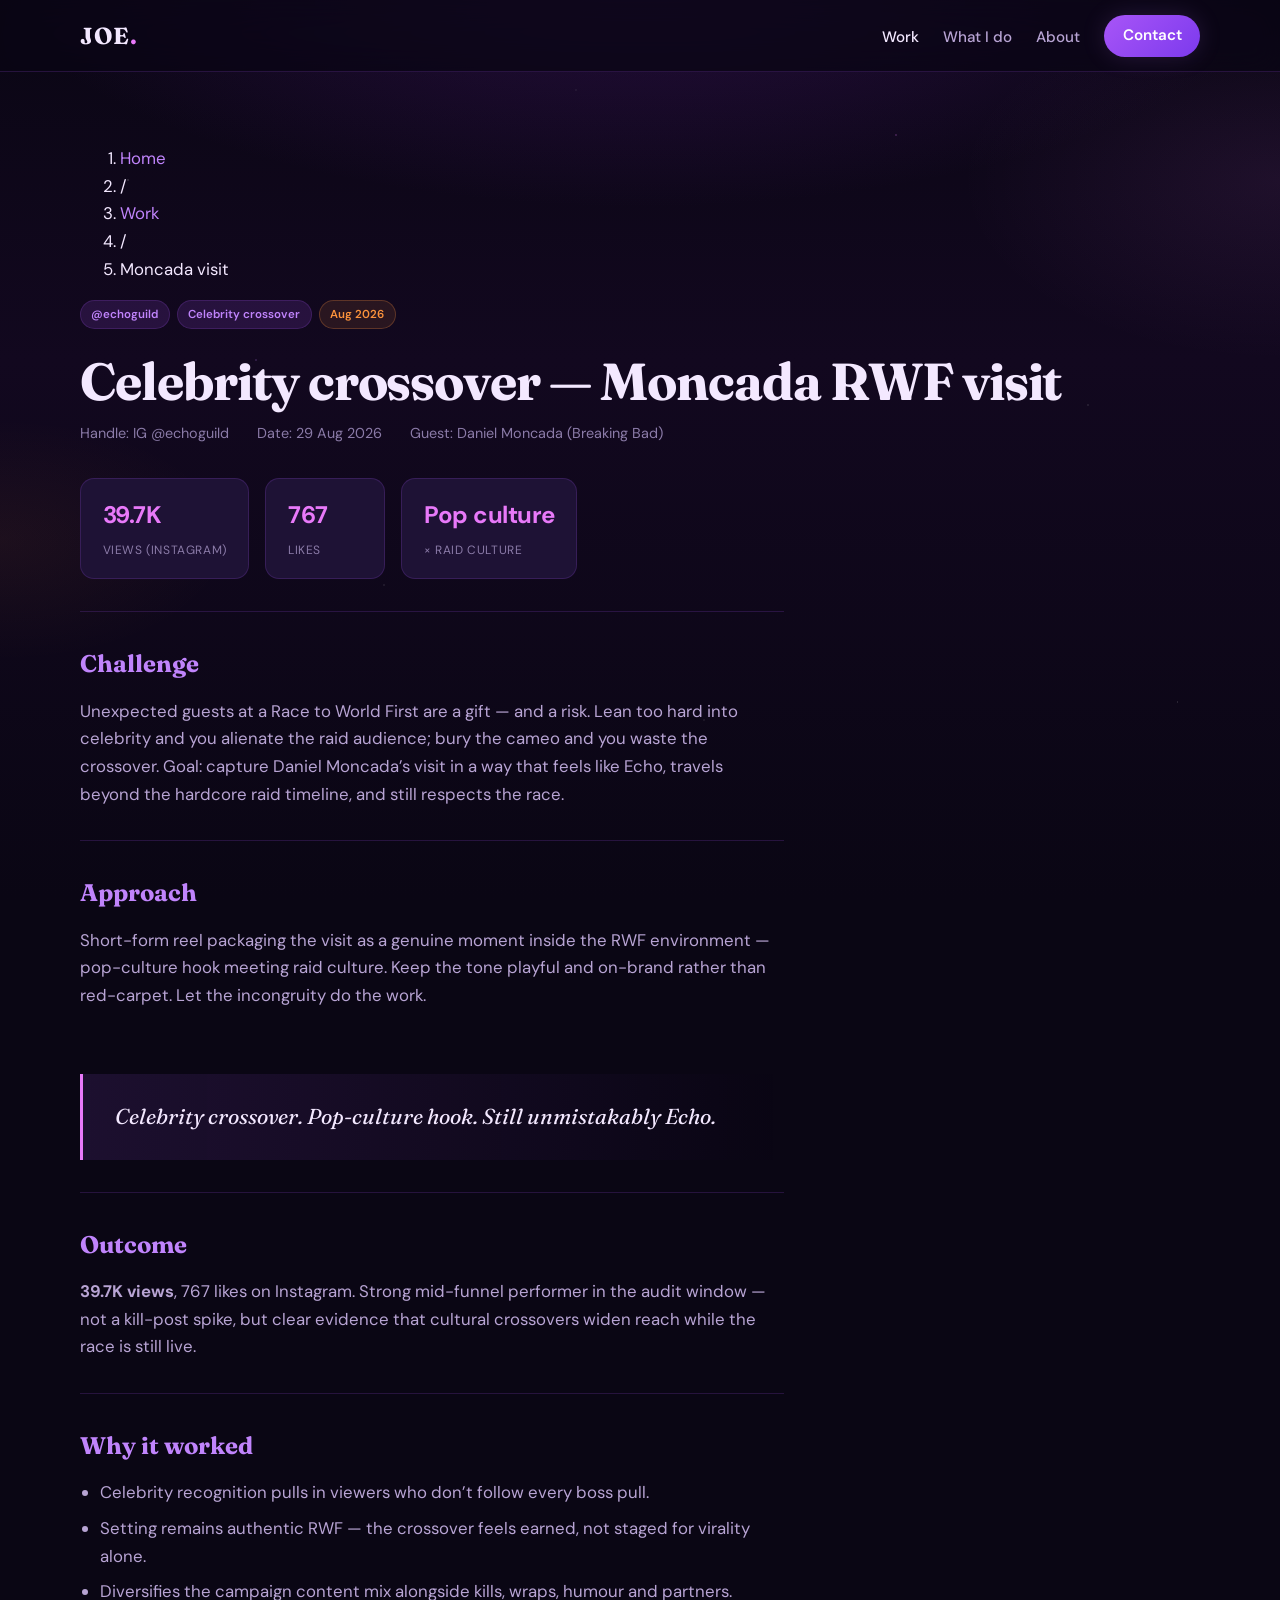
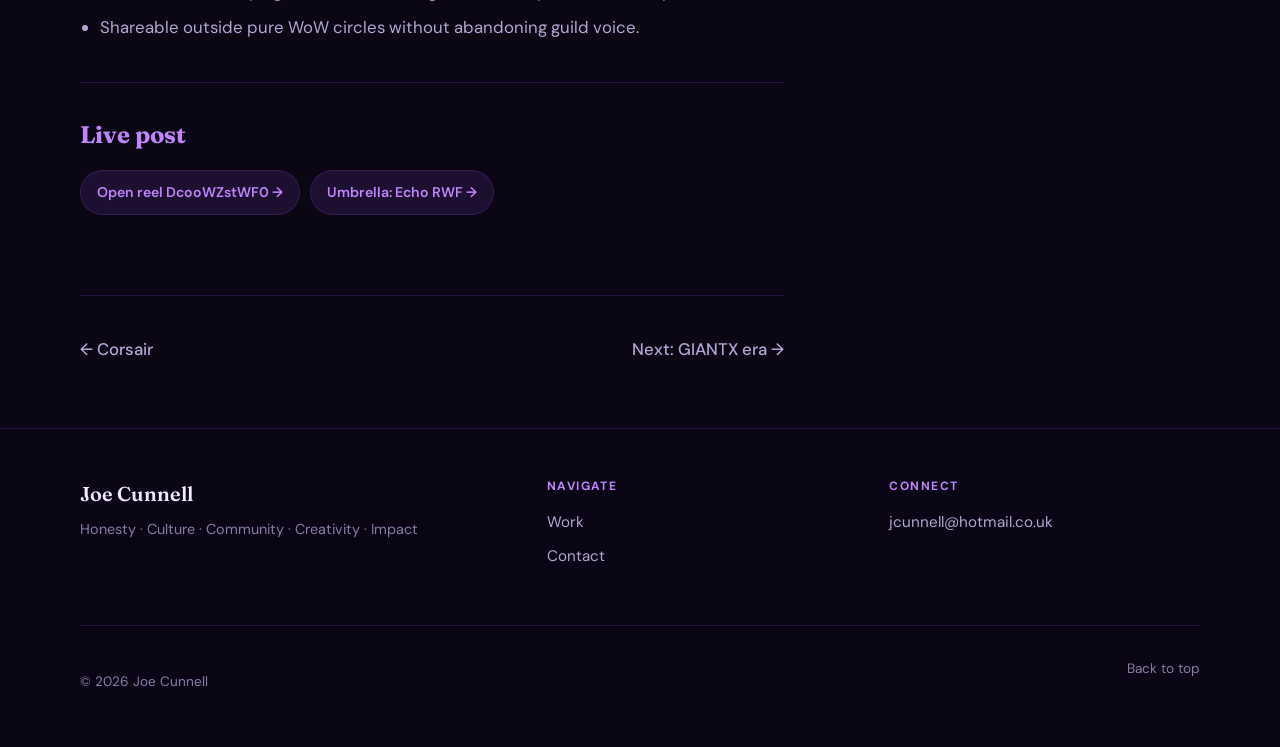
<file: work/moncada-visit.html>
<!DOCTYPE html>
<html lang="en-GB">
<head>
  <meta charset="UTF-8">
  <meta name="viewport" content="width=device-width, initial-scale=1.0">
  <meta name="description" content="Daniel Moncada visits Echo Race to World First — 39.7K views. Case study by Joe Cunnell.">
  <title>Moncada RWF visit | Joe Cunnell</title>
  <link rel="preconnect" href="https://fonts.googleapis.com">
  <link rel="preconnect" href="https://fonts.gstatic.com" crossorigin>
  <link href="https://fonts.googleapis.com/css2?family=DM+Sans:ital,opsz,wght@0,9..40,400;0,9..40,500;0,9..40,600;0,9..40,700;1,9..40,400&family=Fraunces:opsz,wght@9..144,500;9..144,600;9..144,650;9..144,700&display=swap" rel="stylesheet">
  <link rel="stylesheet" href="../styles.css">
</head>
<body>
  <div class="stars" aria-hidden="true"></div>
  <a class="skip-link" href="#main">Skip to content</a>
  <header class="site-header">
    <div class="container header-inner">
      <a class="logo" href="../index.html">JOE<span class="logo-accent">.</span></a>
      <button class="nav-toggle" type="button" aria-expanded="false" aria-controls="site-nav" aria-label="Open menu">
        <span class="nav-toggle-bar"></span><span class="nav-toggle-bar"></span><span class="nav-toggle-bar"></span>
      </button>
      <nav class="site-nav" id="site-nav" aria-label="Primary">
        <ul>
          <li><a href="../work.html" aria-current="page">Work</a></li>
          <li><a href="../what-i-do.html">What I do</a></li>
          <li><a href="../about.html">About</a></li>
          <li><a class="nav-cta" href="../contact.html">Contact</a></li>
        </ul>
      </nav>
    </div>
  </header>
  <main id="main">
    <header class="cs-header">
      <div class="container">
        <ol class="breadcrumb">
          <li><a href="../index.html">Home</a></li><li aria-hidden="true">/</li>
          <li><a href="../work.html">Work</a></li><li aria-hidden="true">/</li>
          <li>Moncada visit</li>
        </ol>
        <div class="tags">
          <span class="pill">@echoguild</span>
          <span class="pill">Celebrity crossover</span>
          <span class="pill pill-alt">Aug 2026</span>
        </div>
        <h1>Celebrity crossover — Moncada RWF visit</h1>
        <div class="cs-meta">
          <span>Handle: IG @echoguild</span>
          <span>Date: 29 Aug 2026</span>
          <span>Guest: Daniel Moncada (Breaking Bad)</span>
        </div>
        <div class="cs-metrics-bar">
          <div class="cs-metric"><strong>39.7K</strong><span>views (Instagram)</span></div>
          <div class="cs-metric"><strong>767</strong><span>likes</span></div>
          <div class="cs-metric"><strong>Pop culture</strong><span>× raid culture</span></div>
        </div>
      </div>
    </header>
    <div class="container">
      <article class="cs-body">
        <section class="cs-section">
          <h2>Challenge</h2>
          <p>
            Unexpected guests at a Race to World First are a gift — and a risk. Lean too hard into
            celebrity and you alienate the raid audience; bury the cameo and you waste the
            crossover. Goal: capture Daniel Moncada’s visit in a way that feels like Echo, travels
            beyond the hardcore raid timeline, and still respects the race.
          </p>
        </section>
        <section class="cs-section">
          <h2>Approach</h2>
          <p>
            Short-form reel packaging the visit as a genuine moment inside the RWF environment —
            pop-culture hook meeting raid culture. Keep the tone playful and on-brand rather than
            red-carpet. Let the incongruity do the work.
          </p>
        </section>
        <blockquote class="pull-quote">
          Celebrity crossover. Pop-culture hook. Still unmistakably Echo.
        </blockquote>
        <section class="cs-section">
          <h2>Outcome</h2>
          <p>
            <strong>39.7K views</strong>, 767 likes on Instagram. Strong mid-funnel performer in
            the audit window — not a kill-post spike, but clear evidence that cultural crossovers
            widen reach while the race is still live.
          </p>
        </section>
        <section class="cs-section">
          <h2>Why it worked</h2>
          <ul>
            <li>Celebrity recognition pulls in viewers who don’t follow every boss pull.</li>
            <li>Setting remains authentic RWF — the crossover feels earned, not staged for virality alone.</li>
            <li>Diversifies the campaign content mix alongside kills, wraps, humour and partners.</li>
            <li>Shareable outside pure WoW circles without abandoning guild voice.</li>
          </ul>
        </section>
        <section class="cs-section">
          <h2>Live post</h2>
          <div class="live-links">
            <a href="https://www.instagram.com/echoguild/reel/DcooWZstWF0/" target="_blank" rel="noopener noreferrer">Open reel DcooWZstWF0 →</a>
            <a href="echo-rwf.html">Umbrella: Echo RWF →</a>
          </div>
        </section>
      </article>
      <nav class="cs-nav">
        <a href="corsair-partner.html">← Corsair</a>
        <a href="giantx-era.html">Next: GIANTX era →</a>
      </nav>
    </div>
  </main>
  <footer class="site-footer">
    <div class="container footer-inner">
      <div><p class="footer-brand">Joe Cunnell</p><p class="footer-values">Honesty · Culture · Community · Creativity · Impact</p></div>
      <div class="footer-col"><h4>Navigate</h4><ul><li><a href="../work.html">Work</a></li><li><a href="../contact.html">Contact</a></li></ul></div>
      <div class="footer-col"><h4>Connect</h4><ul><li><a href="mailto:jcunnell@hotmail.co.uk">jcunnell@hotmail.co.uk</a></li></ul></div>
      <div class="footer-bottom"><p>© <span id="year"></span> Joe Cunnell</p><a href="#main">Back to top</a></div>
    </div>
  </footer>
  <script src="../script.js"></script>
</body>
</html>
</file>
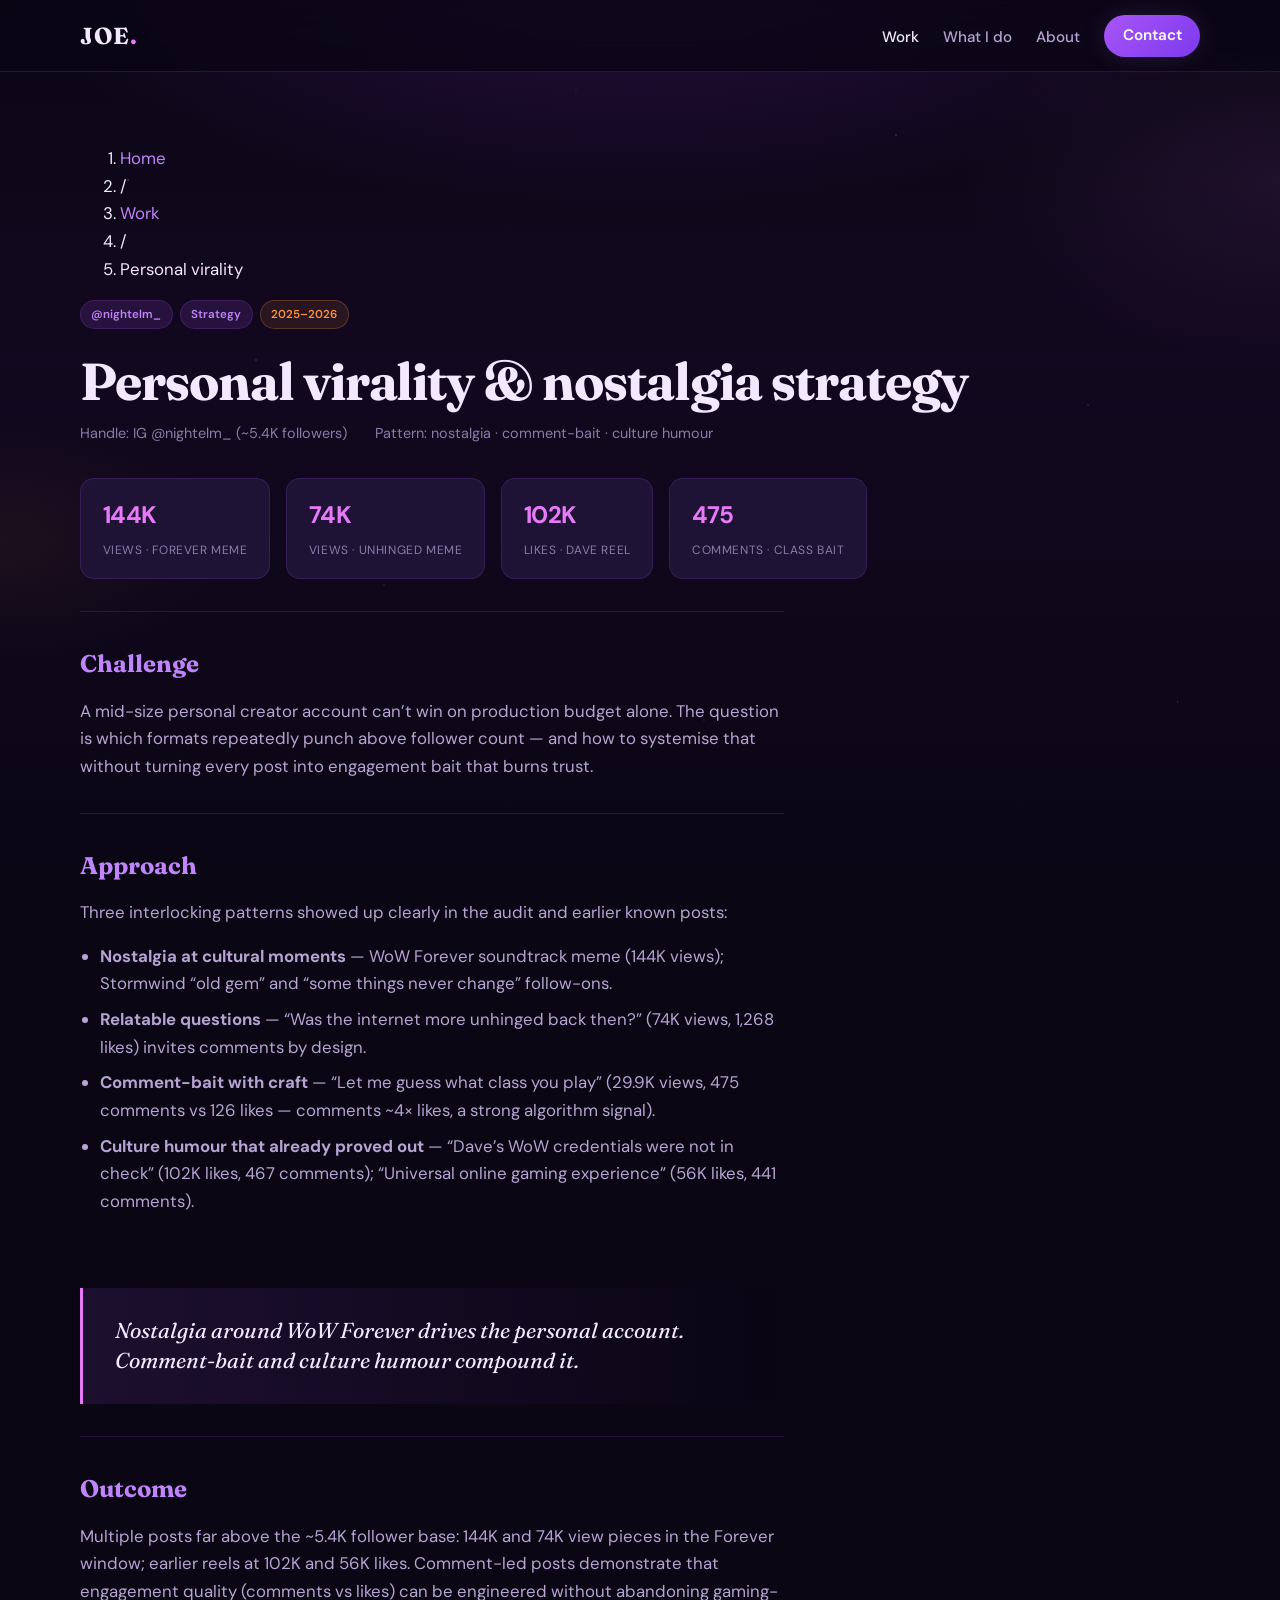
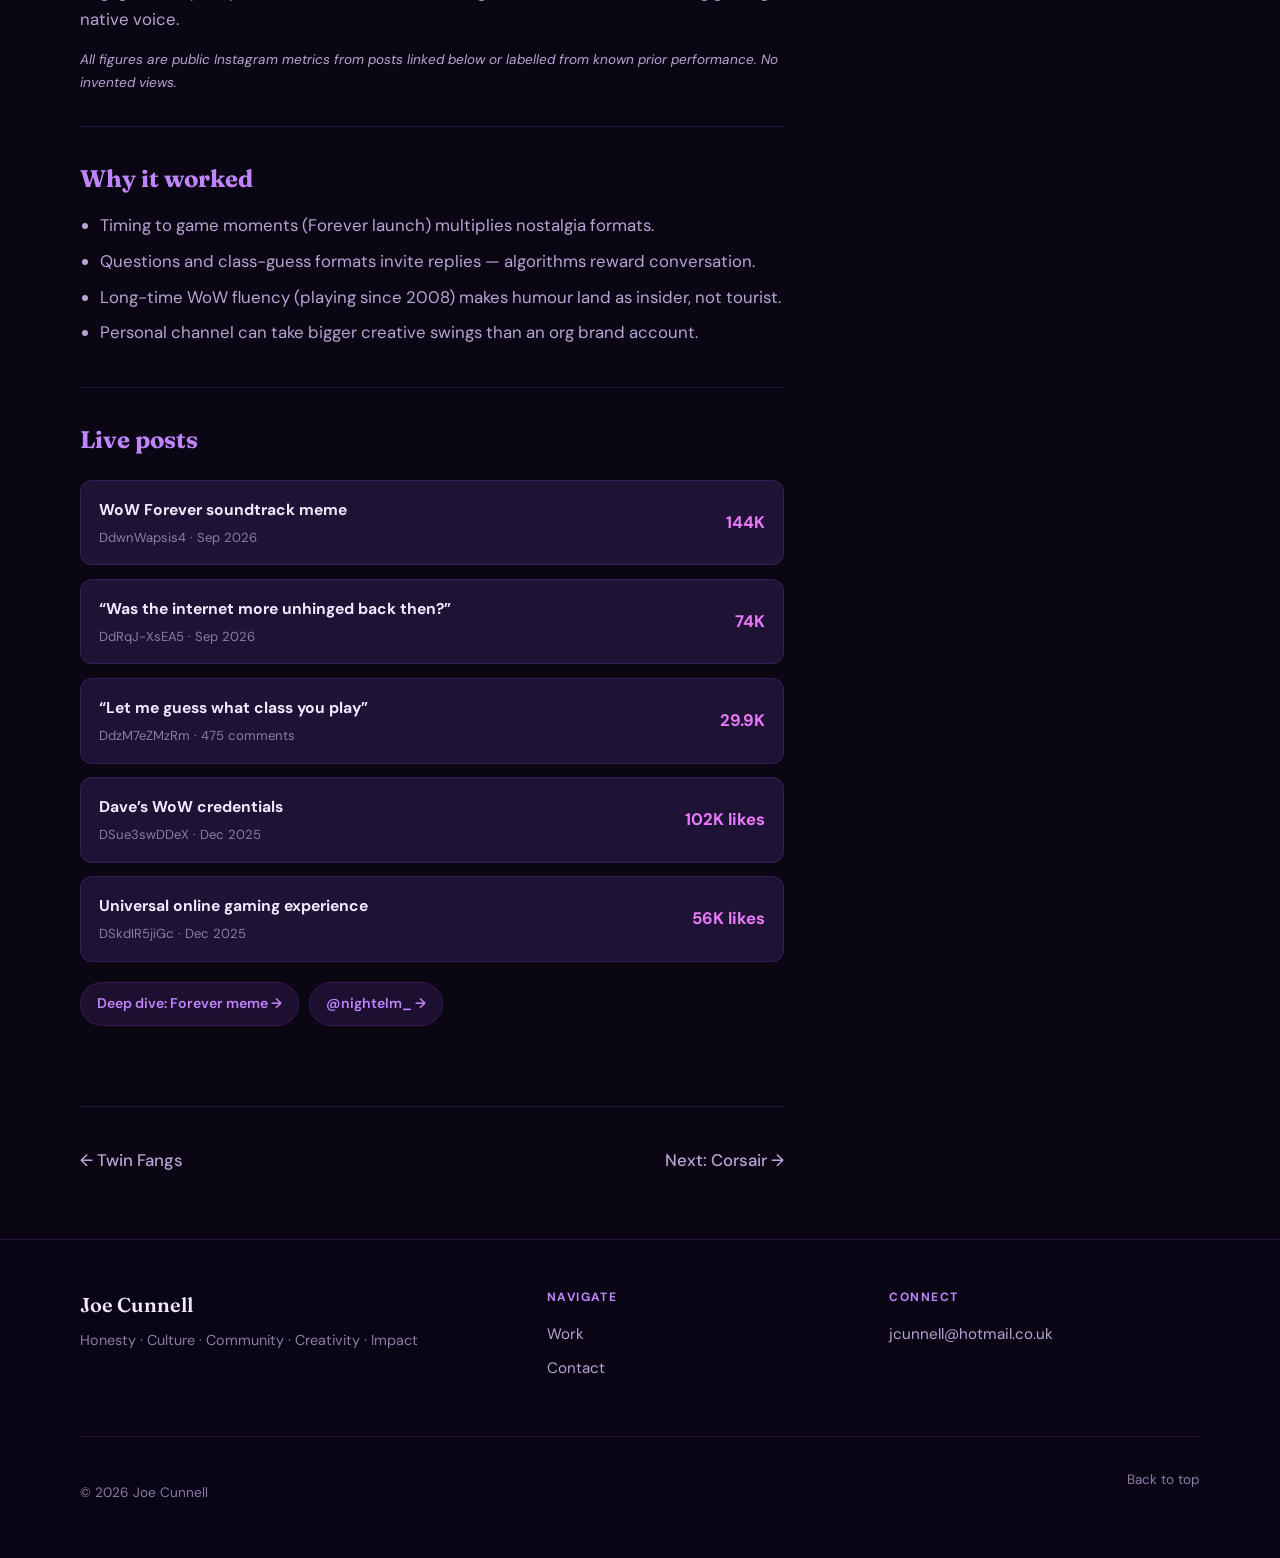
<file: work/nightelm-virality.html>
<!DOCTYPE html>
<html lang="en-GB">
<head>
  <meta charset="UTF-8">
  <meta name="viewport" content="width=device-width, initial-scale=1.0">
  <meta name="description" content="Nightelm personal virality & nostalgia strategy — 144K, 74K views, comment-bait patterns. Case study by Joe Cunnell.">
  <title>Personal virality &amp; nostalgia | Joe Cunnell</title>
  <link rel="preconnect" href="https://fonts.googleapis.com">
  <link rel="preconnect" href="https://fonts.gstatic.com" crossorigin>
  <link href="https://fonts.googleapis.com/css2?family=DM+Sans:ital,opsz,wght@0,9..40,400;0,9..40,500;0,9..40,600;0,9..40,700;1,9..40,400&family=Fraunces:opsz,wght@9..144,500;9..144,600;9..144,650;9..144,700&display=swap" rel="stylesheet">
  <link rel="stylesheet" href="../styles.css">
</head>
<body>
  <div class="stars" aria-hidden="true"></div>
  <a class="skip-link" href="#main">Skip to content</a>
  <header class="site-header">
    <div class="container header-inner">
      <a class="logo" href="../index.html">JOE<span class="logo-accent">.</span></a>
      <button class="nav-toggle" type="button" aria-expanded="false" aria-controls="site-nav" aria-label="Open menu">
        <span class="nav-toggle-bar"></span><span class="nav-toggle-bar"></span><span class="nav-toggle-bar"></span>
      </button>
      <nav class="site-nav" id="site-nav" aria-label="Primary">
        <ul>
          <li><a href="../work.html" aria-current="page">Work</a></li>
          <li><a href="../what-i-do.html">What I do</a></li>
          <li><a href="../about.html">About</a></li>
          <li><a class="nav-cta" href="../contact.html">Contact</a></li>
        </ul>
      </nav>
    </div>
  </header>
  <main id="main">
    <header class="cs-header">
      <div class="container">
        <ol class="breadcrumb">
          <li><a href="../index.html">Home</a></li><li aria-hidden="true">/</li>
          <li><a href="../work.html">Work</a></li><li aria-hidden="true">/</li>
          <li>Personal virality</li>
        </ol>
        <div class="tags">
          <span class="pill">@nightelm_</span>
          <span class="pill">Strategy</span>
          <span class="pill pill-alt">2025–2026</span>
        </div>
        <h1>Personal virality &amp; nostalgia strategy</h1>
        <div class="cs-meta">
          <span>Handle: IG @nightelm_ (~5.4K followers)</span>
          <span>Pattern: nostalgia · comment-bait · culture humour</span>
        </div>
        <div class="cs-metrics-bar">
          <div class="cs-metric"><strong>144K</strong><span>views · Forever meme</span></div>
          <div class="cs-metric"><strong>74K</strong><span>views · unhinged meme</span></div>
          <div class="cs-metric"><strong>102K</strong><span>likes · Dave reel</span></div>
          <div class="cs-metric"><strong>475</strong><span>comments · class bait</span></div>
        </div>
      </div>
    </header>
    <div class="container">
      <article class="cs-body">
        <section class="cs-section">
          <h2>Challenge</h2>
          <p>
            A mid-size personal creator account can’t win on production budget alone. The question
            is which formats repeatedly punch above follower count — and how to systemise that
            without turning every post into engagement bait that burns trust.
          </p>
        </section>
        <section class="cs-section">
          <h2>Approach</h2>
          <p>
            Three interlocking patterns showed up clearly in the audit and earlier known posts:
          </p>
          <ul>
            <li><strong>Nostalgia at cultural moments</strong> — WoW Forever soundtrack meme (144K views); Stormwind “old gem” and “some things never change” follow-ons.</li>
            <li><strong>Relatable questions</strong> — “Was the internet more unhinged back then?” (74K views, 1,268 likes) invites comments by design.</li>
            <li><strong>Comment-bait with craft</strong> — “Let me guess what class you play” (29.9K views, 475 comments vs 126 likes — comments ~4× likes, a strong algorithm signal).</li>
            <li><strong>Culture humour that already proved out</strong> — “Dave’s WoW credentials were not in check” (102K likes, 467 comments); “Universal online gaming experience” (56K likes, 441 comments).</li>
          </ul>
        </section>
        <blockquote class="pull-quote">
          Nostalgia around WoW Forever drives the personal account. Comment-bait and culture humour compound it.
        </blockquote>
        <section class="cs-section">
          <h2>Outcome</h2>
          <p>
            Multiple posts far above the ~5.4K follower base: 144K and 74K view pieces in the
            Forever window; earlier reels at 102K and 56K likes. Comment-led posts demonstrate
            that engagement quality (comments vs likes) can be engineered without abandoning
            gaming-native voice.
          </p>
          <p class="note">All figures are public Instagram metrics from posts linked below or labelled from known prior performance. No invented views.</p>
        </section>
        <section class="cs-section">
          <h2>Why it worked</h2>
          <ul>
            <li>Timing to game moments (Forever launch) multiplies nostalgia formats.</li>
            <li>Questions and class-guess formats invite replies — algorithms reward conversation.</li>
            <li>Long-time WoW fluency (playing since 2008) makes humour land as insider, not tourist.</li>
            <li>Personal channel can take bigger creative swings than an org brand account.</li>
          </ul>
        </section>
        <section class="cs-section">
          <h2>Live posts</h2>
          <div class="child-posts">
            <a class="child-post" href="https://www.instagram.com/nightelm_/reel/DdwnWapsis4/" target="_blank" rel="noopener noreferrer">
              <div><h4>WoW Forever soundtrack meme</h4><p>DdwnWapsis4 · Sep 2026</p></div>
              <span class="metric">144K</span>
            </a>
            <a class="child-post" href="https://www.instagram.com/nightelm_/reel/DdRqJ-XsEA5/" target="_blank" rel="noopener noreferrer">
              <div><h4>“Was the internet more unhinged back then?”</h4><p>DdRqJ-XsEA5 · Sep 2026</p></div>
              <span class="metric">74K</span>
            </a>
            <a class="child-post" href="https://www.instagram.com/nightelm_/reel/DdzM7eZMzRm/" target="_blank" rel="noopener noreferrer">
              <div><h4>“Let me guess what class you play”</h4><p>DdzM7eZMzRm · 475 comments</p></div>
              <span class="metric">29.9K</span>
            </a>
            <a class="child-post" href="https://www.instagram.com/reel/DSue3swDDeX/" target="_blank" rel="noopener noreferrer">
              <div><h4>Dave’s WoW credentials</h4><p>DSue3swDDeX · Dec 2025</p></div>
              <span class="metric">102K likes</span>
            </a>
            <a class="child-post" href="https://www.instagram.com/reel/DSkdIR5jiGc/" target="_blank" rel="noopener noreferrer">
              <div><h4>Universal online gaming experience</h4><p>DSkdIR5jiGc · Dec 2025</p></div>
              <span class="metric">56K likes</span>
            </a>
          </div>
          <div class="live-links" style="margin-top:1.25rem">
            <a href="nightelm-wow-forever.html">Deep dive: Forever meme →</a>
            <a href="https://www.instagram.com/nightelm_/" target="_blank" rel="noopener noreferrer">@nightelm_ →</a>
          </div>
        </section>
      </article>
      <nav class="cs-nav">
        <a href="twin-fangs.html">← Twin Fangs</a>
        <a href="corsair-partner.html">Next: Corsair →</a>
      </nav>
    </div>
  </main>
  <footer class="site-footer">
    <div class="container footer-inner">
      <div><p class="footer-brand">Joe Cunnell</p><p class="footer-values">Honesty · Culture · Community · Creativity · Impact</p></div>
      <div class="footer-col"><h4>Navigate</h4><ul><li><a href="../work.html">Work</a></li><li><a href="../contact.html">Contact</a></li></ul></div>
      <div class="footer-col"><h4>Connect</h4><ul><li><a href="mailto:jcunnell@hotmail.co.uk">jcunnell@hotmail.co.uk</a></li></ul></div>
      <div class="footer-bottom"><p>© <span id="year"></span> Joe Cunnell</p><a href="#main">Back to top</a></div>
    </div>
  </footer>
  <script src="../script.js"></script>
</body>
</html>
</file>
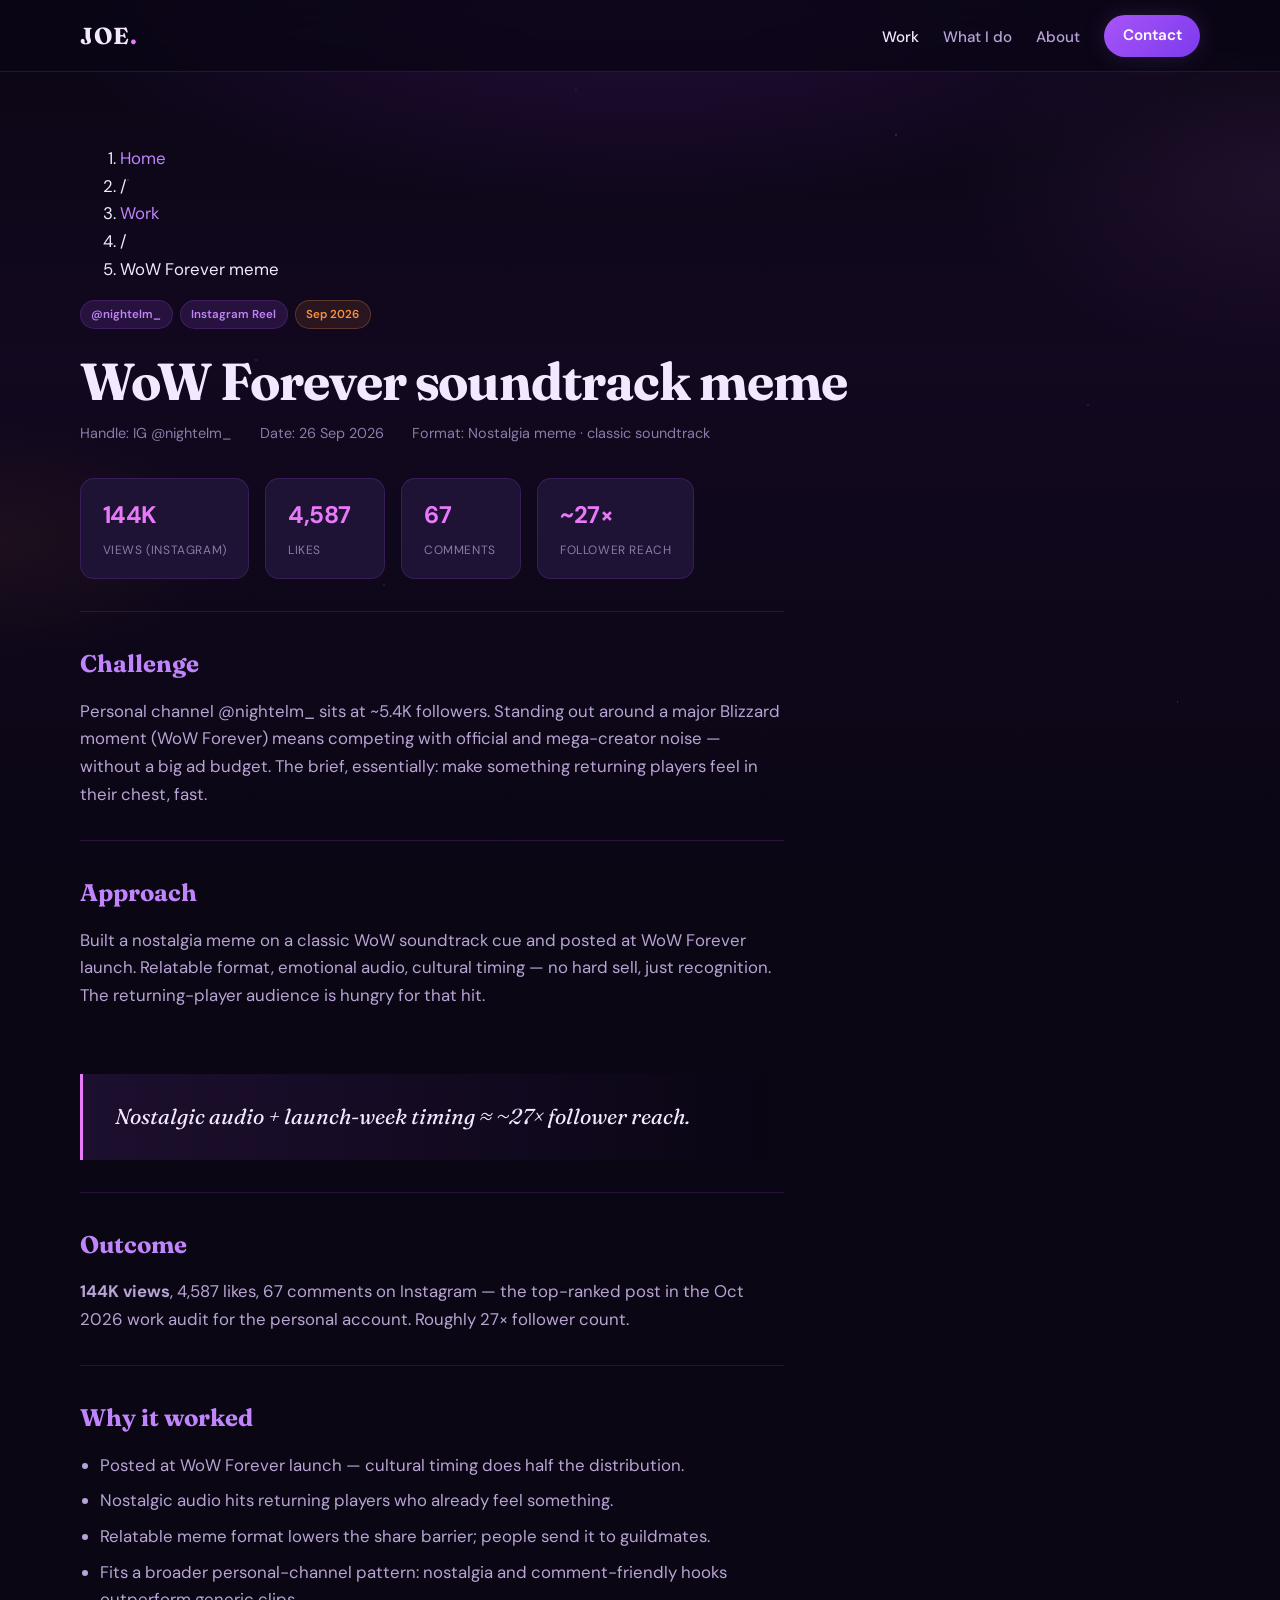
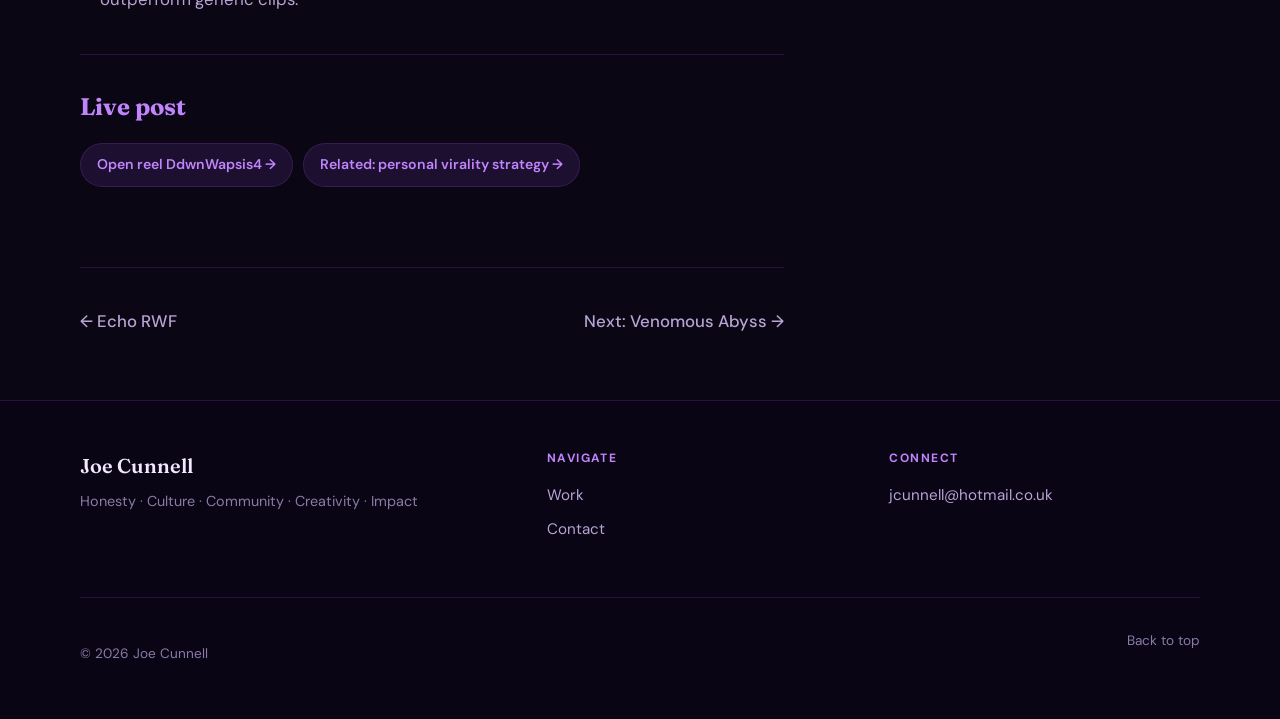
<file: work/nightelm-wow-forever.html>
<!DOCTYPE html>
<html lang="en-GB">
<head>
  <meta charset="UTF-8">
  <meta name="viewport" content="width=device-width, initial-scale=1.0">
  <meta name="description" content="Nightelm WoW Forever soundtrack meme — 144K views on Instagram. Case study by Joe Cunnell.">
  <title>WoW Forever soundtrack meme | Joe Cunnell</title>
  <link rel="preconnect" href="https://fonts.googleapis.com">
  <link rel="preconnect" href="https://fonts.gstatic.com" crossorigin>
  <link href="https://fonts.googleapis.com/css2?family=DM+Sans:ital,opsz,wght@0,9..40,400;0,9..40,500;0,9..40,600;0,9..40,700;1,9..40,400&family=Fraunces:opsz,wght@9..144,500;9..144,600;9..144,650;9..144,700&display=swap" rel="stylesheet">
  <link rel="stylesheet" href="../styles.css">
</head>
<body>
  <div class="stars" aria-hidden="true"></div>
  <a class="skip-link" href="#main">Skip to content</a>
  <header class="site-header">
    <div class="container header-inner">
      <a class="logo" href="../index.html">JOE<span class="logo-accent">.</span></a>
      <button class="nav-toggle" type="button" aria-expanded="false" aria-controls="site-nav" aria-label="Open menu">
        <span class="nav-toggle-bar"></span><span class="nav-toggle-bar"></span><span class="nav-toggle-bar"></span>
      </button>
      <nav class="site-nav" id="site-nav" aria-label="Primary">
        <ul>
          <li><a href="../work.html" aria-current="page">Work</a></li>
          <li><a href="../what-i-do.html">What I do</a></li>
          <li><a href="../about.html">About</a></li>
          <li><a class="nav-cta" href="../contact.html">Contact</a></li>
        </ul>
      </nav>
    </div>
  </header>

  <main id="main">
    <header class="cs-header">
      <div class="container">
        <ol class="breadcrumb">
          <li><a href="../index.html">Home</a></li><li aria-hidden="true">/</li>
          <li><a href="../work.html">Work</a></li><li aria-hidden="true">/</li>
          <li>WoW Forever meme</li>
        </ol>
        <div class="tags">
          <span class="pill">@nightelm_</span>
          <span class="pill">Instagram Reel</span>
          <span class="pill pill-alt">Sep 2026</span>
        </div>
        <h1>WoW Forever soundtrack meme</h1>
        <div class="cs-meta">
          <span>Handle: IG @nightelm_</span>
          <span>Date: 26 Sep 2026</span>
          <span>Format: Nostalgia meme · classic soundtrack</span>
        </div>
        <div class="cs-metrics-bar">
          <div class="cs-metric"><strong>144K</strong><span>views (Instagram)</span></div>
          <div class="cs-metric"><strong>4,587</strong><span>likes</span></div>
          <div class="cs-metric"><strong>67</strong><span>comments</span></div>
          <div class="cs-metric"><strong>~27×</strong><span>follower reach</span></div>
        </div>
      </div>
    </header>

    <div class="container">
      <article class="cs-body">
        <section class="cs-section">
          <h2>Challenge</h2>
          <p>
            Personal channel @nightelm_ sits at ~5.4K followers. Standing out around a major
            Blizzard moment (WoW Forever) means competing with official and mega-creator noise —
            without a big ad budget. The brief, essentially: make something returning players
            feel in their chest, fast.
          </p>
        </section>
        <section class="cs-section">
          <h2>Approach</h2>
          <p>
            Built a nostalgia meme on a classic WoW soundtrack cue and posted at WoW Forever
            launch. Relatable format, emotional audio, cultural timing — no hard sell, just
            recognition. The returning-player audience is hungry for that hit.
          </p>
        </section>
        <blockquote class="pull-quote">
          Nostalgic audio + launch-week timing ≈ ~27× follower reach.
        </blockquote>
        <section class="cs-section">
          <h2>Outcome</h2>
          <p>
            <strong>144K views</strong>, 4,587 likes, 67 comments on Instagram — the top-ranked
            post in the Oct 2026 work audit for the personal account. Roughly 27× follower count.
          </p>
        </section>
        <section class="cs-section">
          <h2>Why it worked</h2>
          <ul>
            <li>Posted at WoW Forever launch — cultural timing does half the distribution.</li>
            <li>Nostalgic audio hits returning players who already feel something.</li>
            <li>Relatable meme format lowers the share barrier; people send it to guildmates.</li>
            <li>Fits a broader personal-channel pattern: nostalgia and comment-friendly hooks outperform generic clips.</li>
          </ul>
        </section>
        <section class="cs-section">
          <h2>Live post</h2>
          <div class="live-links">
            <a href="https://www.instagram.com/nightelm_/reel/DdwnWapsis4/" target="_blank" rel="noopener noreferrer">Open reel DdwnWapsis4 →</a>
            <a href="nightelm-virality.html">Related: personal virality strategy →</a>
          </div>
        </section>
      </article>
      <nav class="cs-nav">
        <a href="echo-rwf.html">← Echo RWF</a>
        <a href="venomous-abyss.html">Next: Venomous Abyss →</a>
      </nav>
    </div>
  </main>

  <footer class="site-footer">
    <div class="container footer-inner">
      <div><p class="footer-brand">Joe Cunnell</p><p class="footer-values">Honesty · Culture · Community · Creativity · Impact</p></div>
      <div class="footer-col"><h4>Navigate</h4><ul>
        <li><a href="../work.html">Work</a></li><li><a href="../contact.html">Contact</a></li>
      </ul></div>
      <div class="footer-col"><h4>Connect</h4><ul>
        <li><a href="mailto:jcunnell@hotmail.co.uk">jcunnell@hotmail.co.uk</a></li>
      </ul></div>
      <div class="footer-bottom"><p>© <span id="year"></span> Joe Cunnell</p><a href="#main">Back to top</a></div>
    </div>
  </footer>
  <script src="../script.js"></script>
</body>
</html>
</file>
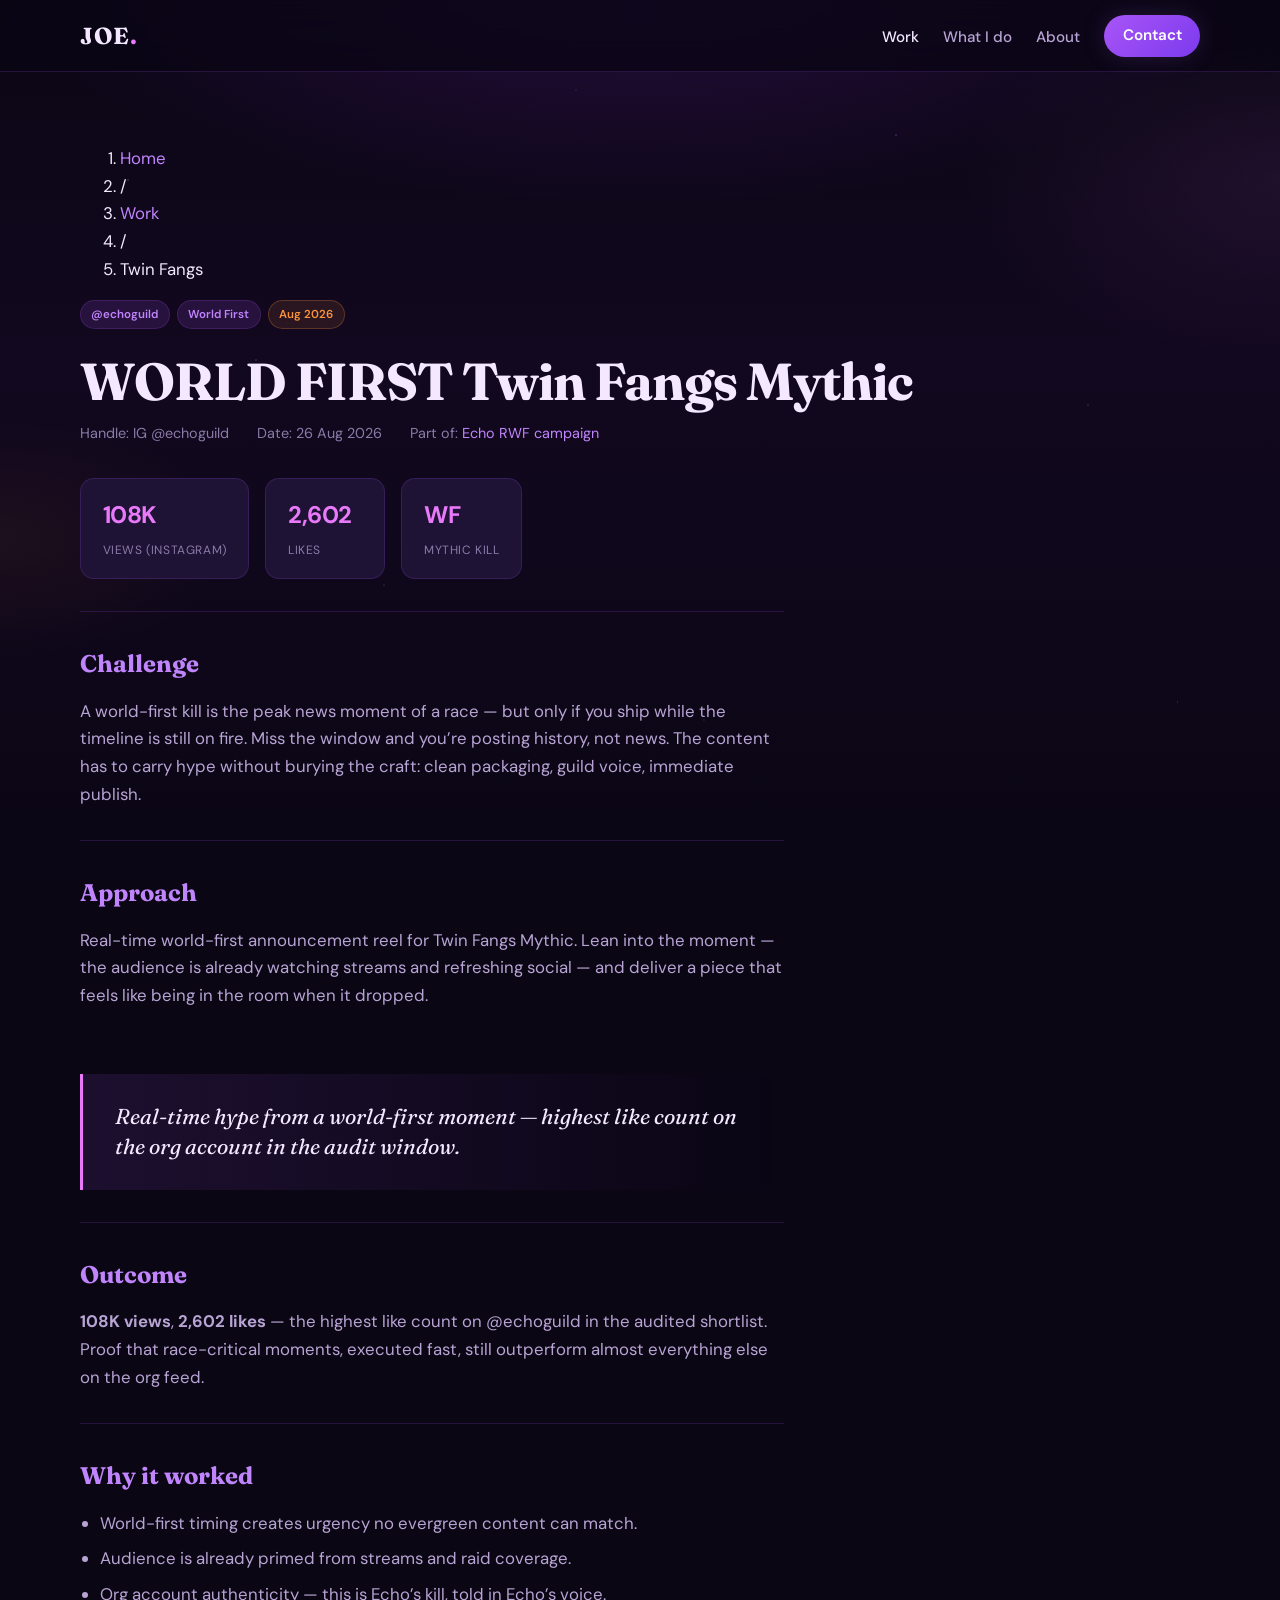
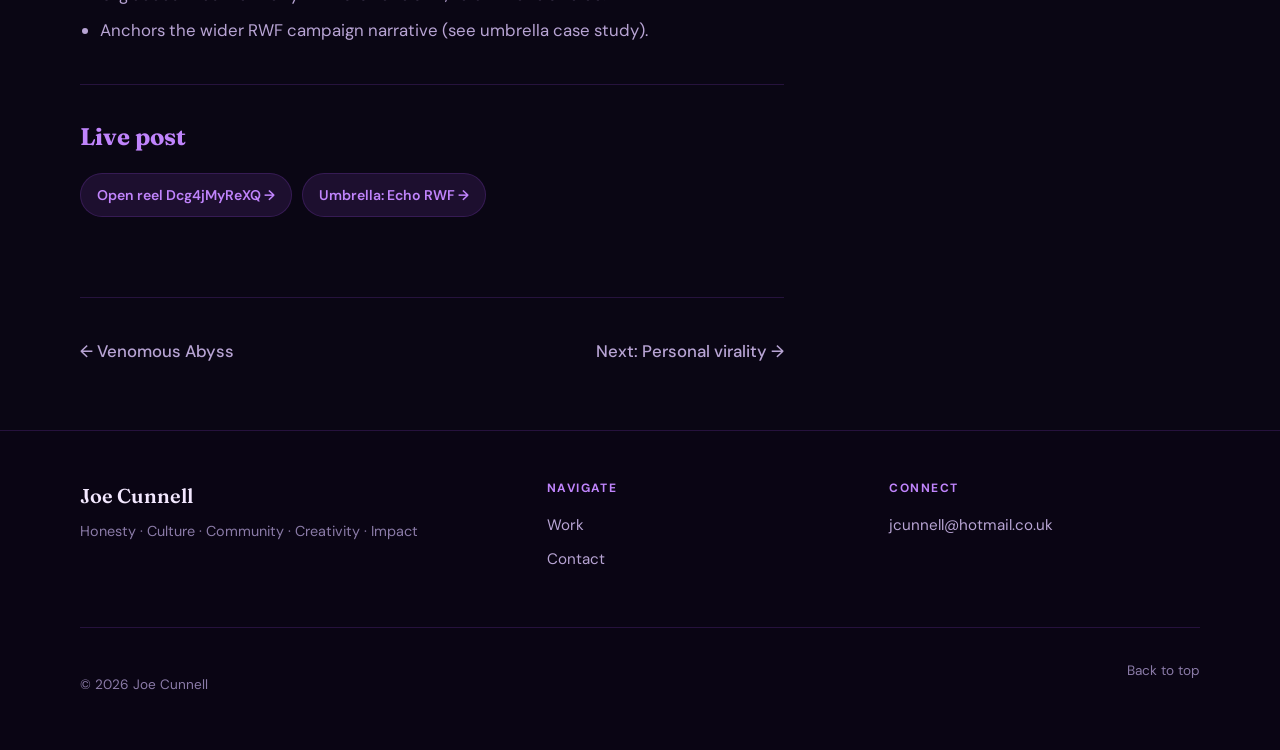
<file: work/twin-fangs.html>
<!DOCTYPE html>
<html lang="en-GB">
<head>
  <meta charset="UTF-8">
  <meta name="viewport" content="width=device-width, initial-scale=1.0">
  <meta name="description" content="World First Twin Fangs Mythic — 108K views on Echo Guild. Case study by Joe Cunnell.">
  <title>World First Twin Fangs Mythic | Joe Cunnell</title>
  <link rel="preconnect" href="https://fonts.googleapis.com">
  <link rel="preconnect" href="https://fonts.gstatic.com" crossorigin>
  <link href="https://fonts.googleapis.com/css2?family=DM+Sans:ital,opsz,wght@0,9..40,400;0,9..40,500;0,9..40,600;0,9..40,700;1,9..40,400&family=Fraunces:opsz,wght@9..144,500;9..144,600;9..144,650;9..144,700&display=swap" rel="stylesheet">
  <link rel="stylesheet" href="../styles.css">
</head>
<body>
  <div class="stars" aria-hidden="true"></div>
  <a class="skip-link" href="#main">Skip to content</a>
  <header class="site-header">
    <div class="container header-inner">
      <a class="logo" href="../index.html">JOE<span class="logo-accent">.</span></a>
      <button class="nav-toggle" type="button" aria-expanded="false" aria-controls="site-nav" aria-label="Open menu">
        <span class="nav-toggle-bar"></span><span class="nav-toggle-bar"></span><span class="nav-toggle-bar"></span>
      </button>
      <nav class="site-nav" id="site-nav" aria-label="Primary">
        <ul>
          <li><a href="../work.html" aria-current="page">Work</a></li>
          <li><a href="../what-i-do.html">What I do</a></li>
          <li><a href="../about.html">About</a></li>
          <li><a class="nav-cta" href="../contact.html">Contact</a></li>
        </ul>
      </nav>
    </div>
  </header>
  <main id="main">
    <header class="cs-header">
      <div class="container">
        <ol class="breadcrumb">
          <li><a href="../index.html">Home</a></li><li aria-hidden="true">/</li>
          <li><a href="../work.html">Work</a></li><li aria-hidden="true">/</li>
          <li>Twin Fangs</li>
        </ol>
        <div class="tags">
          <span class="pill">@echoguild</span>
          <span class="pill">World First</span>
          <span class="pill pill-alt">Aug 2026</span>
        </div>
        <h1>WORLD FIRST Twin Fangs Mythic</h1>
        <div class="cs-meta">
          <span>Handle: IG @echoguild</span>
          <span>Date: 26 Aug 2026</span>
          <span>Part of: <a href="echo-rwf.html">Echo RWF campaign</a></span>
        </div>
        <div class="cs-metrics-bar">
          <div class="cs-metric"><strong>108K</strong><span>views (Instagram)</span></div>
          <div class="cs-metric"><strong>2,602</strong><span>likes</span></div>
          <div class="cs-metric"><strong>WF</strong><span>Mythic kill</span></div>
        </div>
      </div>
    </header>
    <div class="container">
      <article class="cs-body">
        <section class="cs-section">
          <h2>Challenge</h2>
          <p>
            A world-first kill is the peak news moment of a race — but only if you ship while
            the timeline is still on fire. Miss the window and you’re posting history, not news.
            The content has to carry hype without burying the craft: clean packaging, guild voice,
            immediate publish.
          </p>
        </section>
        <section class="cs-section">
          <h2>Approach</h2>
          <p>
            Real-time world-first announcement reel for Twin Fangs Mythic. Lean into the moment —
            the audience is already watching streams and refreshing social — and deliver a piece
            that feels like being in the room when it dropped.
          </p>
        </section>
        <blockquote class="pull-quote">
          Real-time hype from a world-first moment — highest like count on the org account in the audit window.
        </blockquote>
        <section class="cs-section">
          <h2>Outcome</h2>
          <p>
            <strong>108K views</strong>, <strong>2,602 likes</strong> — the highest like count on
            @echoguild in the audited shortlist. Proof that race-critical moments, executed fast,
            still outperform almost everything else on the org feed.
          </p>
        </section>
        <section class="cs-section">
          <h2>Why it worked</h2>
          <ul>
            <li>World-first timing creates urgency no evergreen content can match.</li>
            <li>Audience is already primed from streams and raid coverage.</li>
            <li>Org account authenticity — this is Echo’s kill, told in Echo’s voice.</li>
            <li>Anchors the wider RWF campaign narrative (see umbrella case study).</li>
          </ul>
        </section>
        <section class="cs-section">
          <h2>Live post</h2>
          <div class="live-links">
            <a href="https://www.instagram.com/echoguild/reel/Dcg4jMyReXQ/" target="_blank" rel="noopener noreferrer">Open reel Dcg4jMyReXQ →</a>
            <a href="echo-rwf.html">Umbrella: Echo RWF →</a>
          </div>
        </section>
      </article>
      <nav class="cs-nav">
        <a href="venomous-abyss.html">← Venomous Abyss</a>
        <a href="nightelm-virality.html">Next: Personal virality →</a>
      </nav>
    </div>
  </main>
  <footer class="site-footer">
    <div class="container footer-inner">
      <div><p class="footer-brand">Joe Cunnell</p><p class="footer-values">Honesty · Culture · Community · Creativity · Impact</p></div>
      <div class="footer-col"><h4>Navigate</h4><ul><li><a href="../work.html">Work</a></li><li><a href="../contact.html">Contact</a></li></ul></div>
      <div class="footer-col"><h4>Connect</h4><ul><li><a href="mailto:jcunnell@hotmail.co.uk">jcunnell@hotmail.co.uk</a></li></ul></div>
      <div class="footer-bottom"><p>© <span id="year"></span> Joe Cunnell</p><a href="#main">Back to top</a></div>
    </div>
  </footer>
  <script src="../script.js"></script>
</body>
</html>
</file>
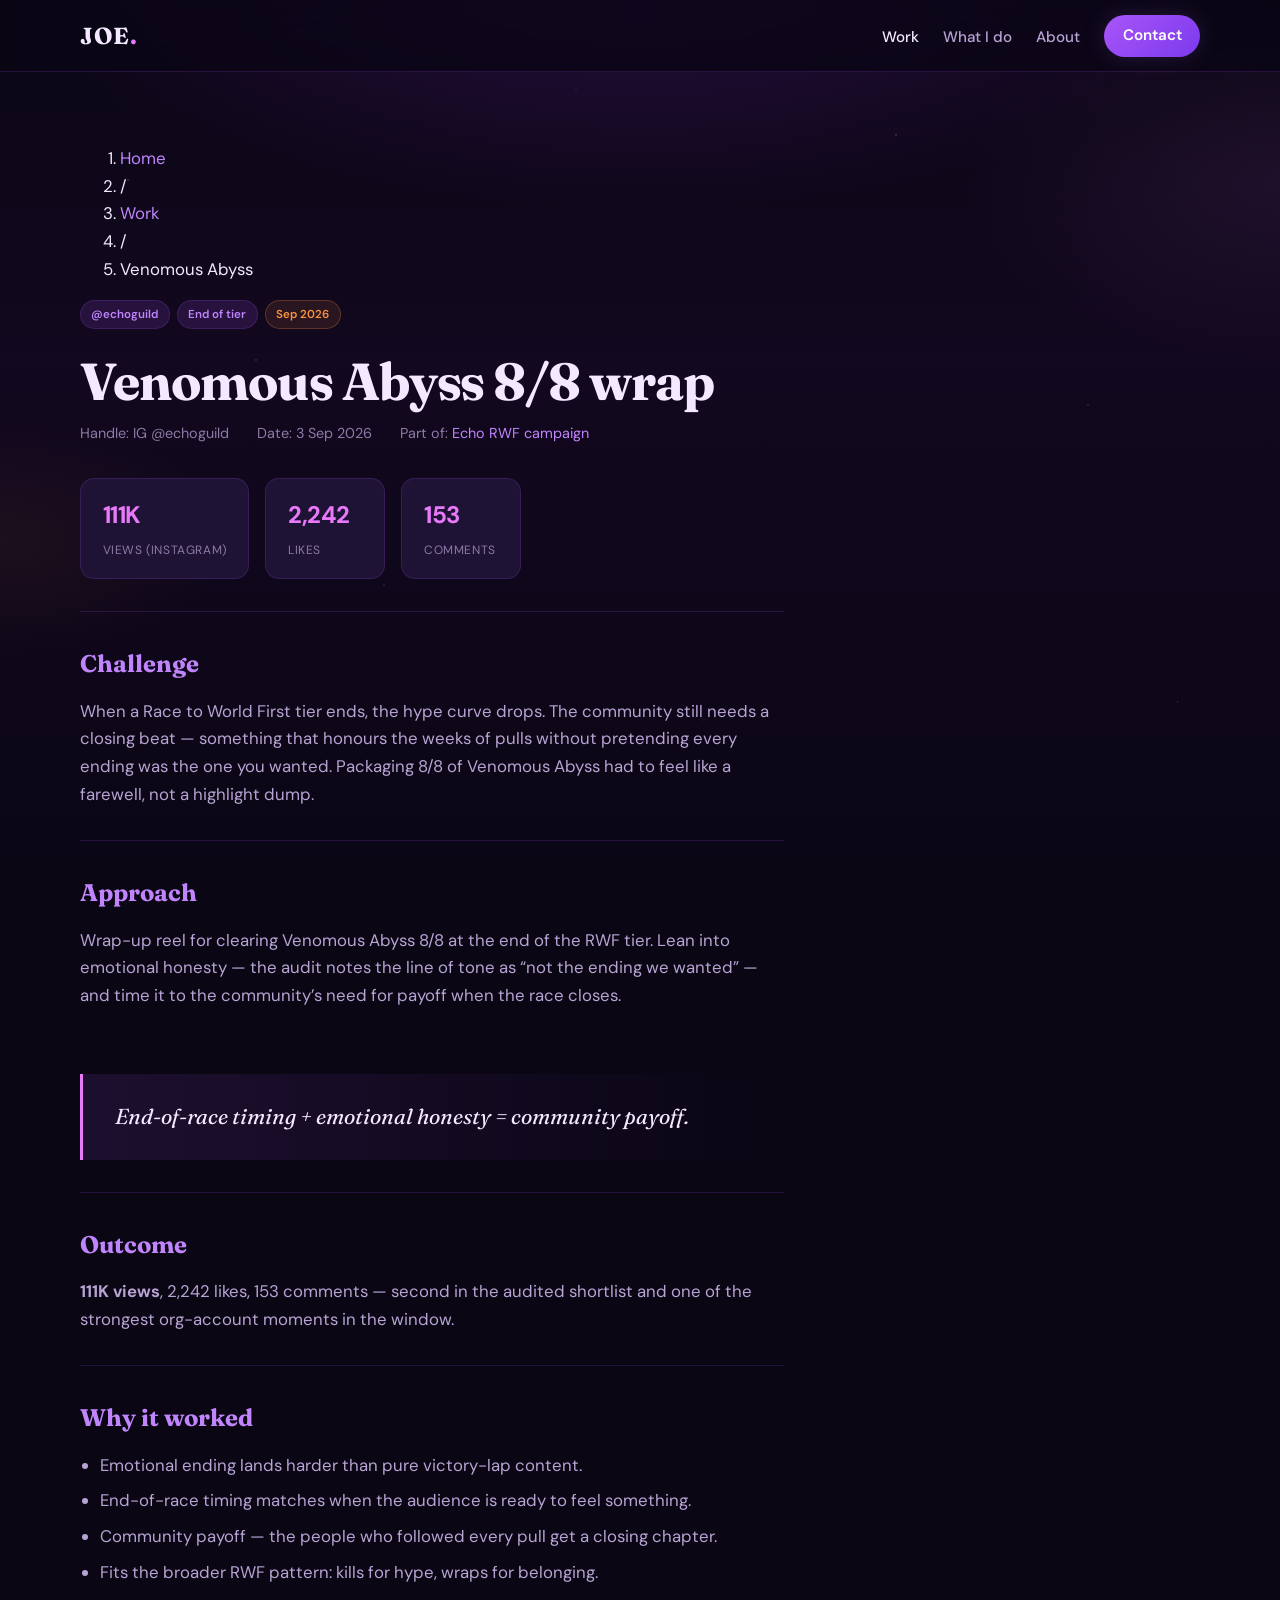
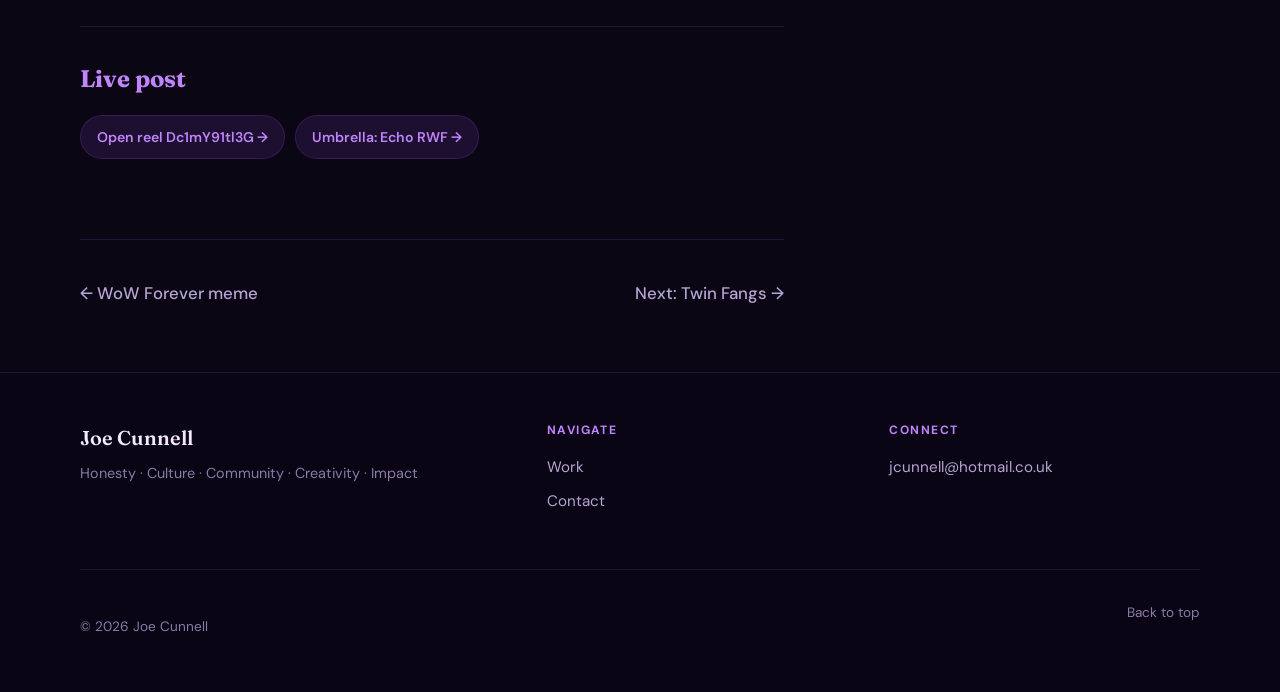
<file: work/venomous-abyss.html>
<!DOCTYPE html>
<html lang="en-GB">
<head>
  <meta charset="UTF-8">
  <meta name="viewport" content="width=device-width, initial-scale=1.0">
  <meta name="description" content="Echo Venomous Abyss 8/8 wrap — 111K views. Case study by Joe Cunnell.">
  <title>Venomous Abyss 8/8 wrap | Joe Cunnell</title>
  <link rel="preconnect" href="https://fonts.googleapis.com">
  <link rel="preconnect" href="https://fonts.gstatic.com" crossorigin>
  <link href="https://fonts.googleapis.com/css2?family=DM+Sans:ital,opsz,wght@0,9..40,400;0,9..40,500;0,9..40,600;0,9..40,700;1,9..40,400&family=Fraunces:opsz,wght@9..144,500;9..144,600;9..144,650;9..144,700&display=swap" rel="stylesheet">
  <link rel="stylesheet" href="../styles.css">
</head>
<body>
  <div class="stars" aria-hidden="true"></div>
  <a class="skip-link" href="#main">Skip to content</a>
  <header class="site-header">
    <div class="container header-inner">
      <a class="logo" href="../index.html">JOE<span class="logo-accent">.</span></a>
      <button class="nav-toggle" type="button" aria-expanded="false" aria-controls="site-nav" aria-label="Open menu">
        <span class="nav-toggle-bar"></span><span class="nav-toggle-bar"></span><span class="nav-toggle-bar"></span>
      </button>
      <nav class="site-nav" id="site-nav" aria-label="Primary">
        <ul>
          <li><a href="../work.html" aria-current="page">Work</a></li>
          <li><a href="../what-i-do.html">What I do</a></li>
          <li><a href="../about.html">About</a></li>
          <li><a class="nav-cta" href="../contact.html">Contact</a></li>
        </ul>
      </nav>
    </div>
  </header>
  <main id="main">
    <header class="cs-header">
      <div class="container">
        <ol class="breadcrumb">
          <li><a href="../index.html">Home</a></li><li aria-hidden="true">/</li>
          <li><a href="../work.html">Work</a></li><li aria-hidden="true">/</li>
          <li>Venomous Abyss</li>
        </ol>
        <div class="tags">
          <span class="pill">@echoguild</span>
          <span class="pill">End of tier</span>
          <span class="pill pill-alt">Sep 2026</span>
        </div>
        <h1>Venomous Abyss 8/8 wrap</h1>
        <div class="cs-meta">
          <span>Handle: IG @echoguild</span>
          <span>Date: 3 Sep 2026</span>
          <span>Part of: <a href="echo-rwf.html">Echo RWF campaign</a></span>
        </div>
        <div class="cs-metrics-bar">
          <div class="cs-metric"><strong>111K</strong><span>views (Instagram)</span></div>
          <div class="cs-metric"><strong>2,242</strong><span>likes</span></div>
          <div class="cs-metric"><strong>153</strong><span>comments</span></div>
        </div>
      </div>
    </header>
    <div class="container">
      <article class="cs-body">
        <section class="cs-section">
          <h2>Challenge</h2>
          <p>
            When a Race to World First tier ends, the hype curve drops. The community still needs
            a closing beat — something that honours the weeks of pulls without pretending every
            ending was the one you wanted. Packaging 8/8 of Venomous Abyss had to feel like a
            farewell, not a highlight dump.
          </p>
        </section>
        <section class="cs-section">
          <h2>Approach</h2>
          <p>
            Wrap-up reel for clearing Venomous Abyss 8/8 at the end of the RWF tier. Lean into
            emotional honesty — the audit notes the line of tone as “not the ending we wanted” —
            and time it to the community’s need for payoff when the race closes.
          </p>
        </section>
        <blockquote class="pull-quote">
          End-of-race timing + emotional honesty = community payoff.
        </blockquote>
        <section class="cs-section">
          <h2>Outcome</h2>
          <p>
            <strong>111K views</strong>, 2,242 likes, 153 comments — second in the audited shortlist
            and one of the strongest org-account moments in the window.
          </p>
        </section>
        <section class="cs-section">
          <h2>Why it worked</h2>
          <ul>
            <li>Emotional ending lands harder than pure victory-lap content.</li>
            <li>End-of-race timing matches when the audience is ready to feel something.</li>
            <li>Community payoff — the people who followed every pull get a closing chapter.</li>
            <li>Fits the broader RWF pattern: kills for hype, wraps for belonging.</li>
          </ul>
        </section>
        <section class="cs-section">
          <h2>Live post</h2>
          <div class="live-links">
            <a href="https://www.instagram.com/echoguild/reel/Dc1mY91tl3G/" target="_blank" rel="noopener noreferrer">Open reel Dc1mY91tl3G →</a>
            <a href="echo-rwf.html">Umbrella: Echo RWF →</a>
          </div>
        </section>
      </article>
      <nav class="cs-nav">
        <a href="nightelm-wow-forever.html">← WoW Forever meme</a>
        <a href="twin-fangs.html">Next: Twin Fangs →</a>
      </nav>
    </div>
  </main>
  <footer class="site-footer">
    <div class="container footer-inner">
      <div><p class="footer-brand">Joe Cunnell</p><p class="footer-values">Honesty · Culture · Community · Creativity · Impact</p></div>
      <div class="footer-col"><h4>Navigate</h4><ul><li><a href="../work.html">Work</a></li><li><a href="../contact.html">Contact</a></li></ul></div>
      <div class="footer-col"><h4>Connect</h4><ul><li><a href="mailto:jcunnell@hotmail.co.uk">jcunnell@hotmail.co.uk</a></li></ul></div>
      <div class="footer-bottom"><p>© <span id="year"></span> Joe Cunnell</p><a href="#main">Back to top</a></div>
    </div>
  </footer>
  <script src="../script.js"></script>
</body>
</html>
</file>
<file: styles.css>
/* Joe Cunnell Portfolio — Night / Dusk Purple theme
   Deploy-ready static CSS for GitHub Pages */

:root {
  --bg-deep: #0a0614;
  --bg: #12081f;
  --bg-elevated: #1a0f2e;
  --bg-card: #1e1235;
  --bg-card-hover: #261845;
  --border: rgba(168, 85, 247, 0.18);
  --border-strong: rgba(192, 132, 252, 0.35);
  --text: #f3e8ff;
  --text-muted: #b8a4d4;
  --text-dim: #8b7ba8;
  --accent: #a855f7;
  --accent-bright: #c084fc;
  --accent-hot: #e879f9;
  --dusk-orange: #fb923c;
  --dusk-pink: #f472b6;
  --glow: rgba(168, 85, 247, 0.45);
  --glow-soft: rgba(192, 132, 252, 0.15);
  --font-serif: "Fraunces", "Playfair Display", Georgia, serif;
  --font-sans: "DM Sans", "Inter", system-ui, sans-serif;
  --radius: 14px;
  --radius-lg: 22px;
  --shadow: 0 20px 50px rgba(4, 1, 12, 0.55);
  --max: 1120px;
  --header-h: 72px;
  --ease: cubic-bezier(0.22, 1, 0.36, 1);
}

*, *::before, *::after { box-sizing: border-box; }

html {
  scroll-behavior: smooth;
  -webkit-text-size-adjust: 100%;
}

body {
  margin: 0;
  font-family: var(--font-sans);
  font-size: 1.05rem;
  line-height: 1.65;
  color: var(--text);
  background: var(--bg-deep);
  background-image:
    radial-gradient(ellipse 90% 55% at 50% -10%, rgba(88, 28, 135, 0.45), transparent 60%),
    radial-gradient(ellipse 50% 40% at 100% 20%, rgba(232, 121, 249, 0.08), transparent 50%),
    radial-gradient(ellipse 40% 30% at 0% 60%, rgba(251, 146, 60, 0.06), transparent 45%),
    linear-gradient(180deg, var(--bg-deep) 0%, var(--bg) 40%, var(--bg-deep) 100%);
  background-attachment: fixed;
  min-height: 100vh;
  overflow-x: hidden;
}

img { max-width: 100%; height: auto; display: block; }
a { color: var(--accent-bright); text-decoration: none; transition: color 0.2s var(--ease); }
a:hover { color: var(--accent-hot); }
a:focus-visible, button:focus-visible {
  outline: 2px solid var(--accent-hot);
  outline-offset: 3px;
}

.skip-link {
  position: absolute;
  left: -999px;
  top: 0;
  background: var(--accent);
  color: #fff;
  padding: 0.75rem 1rem;
  z-index: 1000;
}
.skip-link:focus { left: 1rem; top: 1rem; }

.container {
  width: min(100% - 2.5rem, var(--max));
  margin-inline: auto;
}

/* —— Stars / dusk atmosphere —— */
.stars {
  pointer-events: none;
  position: fixed;
  inset: 0;
  z-index: 0;
  background-image:
    radial-gradient(1px 1px at 10% 20%, rgba(255,255,255,0.55), transparent),
    radial-gradient(1px 1px at 30% 65%, rgba(255,255,255,0.35), transparent),
    radial-gradient(1.5px 1.5px at 70% 15%, rgba(232,121,249,0.5), transparent),
    radial-gradient(1px 1px at 85% 45%, rgba(255,255,255,0.4), transparent),
    radial-gradient(1px 1px at 55% 80%, rgba(255,255,255,0.3), transparent),
    radial-gradient(1.5px 1.5px at 20% 40%, rgba(192,132,252,0.45), transparent),
    radial-gradient(1px 1px at 92% 78%, rgba(255,255,255,0.35), transparent),
    radial-gradient(1px 1px at 45% 10%, rgba(255,255,255,0.25), transparent);
  opacity: 0.7;
}

.site-header,
main,
.site-footer { position: relative; z-index: 1; }

/* —— Header / Nav —— */
.site-header {
  position: sticky;
  top: 0;
  z-index: 100;
  height: var(--header-h);
  backdrop-filter: blur(16px) saturate(1.2);
  -webkit-backdrop-filter: blur(16px) saturate(1.2);
  background: rgba(10, 6, 20, 0.78);
  border-bottom: 1px solid var(--border);
}

.header-inner {
  display: flex;
  align-items: center;
  justify-content: space-between;
  height: var(--header-h);
  gap: 1rem;
}

.logo {
  font-family: var(--font-serif);
  font-weight: 700;
  font-size: 1.45rem;
  letter-spacing: 0.04em;
  color: var(--text);
  text-decoration: none;
}
.logo:hover { color: var(--accent-bright); }
.logo-accent { color: var(--accent-hot); }

.nav-toggle {
  display: none;
  flex-direction: column;
  justify-content: center;
  gap: 5px;
  width: 44px;
  height: 44px;
  padding: 10px;
  background: transparent;
  border: 1px solid var(--border);
  border-radius: 10px;
  cursor: pointer;
}
.nav-toggle-bar {
  display: block;
  height: 2px;
  width: 100%;
  background: var(--text);
  border-radius: 1px;
  transition: transform 0.25s var(--ease), opacity 0.2s;
}
.nav-toggle[aria-expanded="true"] .nav-toggle-bar:nth-child(1) {
  transform: translateY(7px) rotate(45deg);
}
.nav-toggle[aria-expanded="true"] .nav-toggle-bar:nth-child(2) { opacity: 0; }
.nav-toggle[aria-expanded="true"] .nav-toggle-bar:nth-child(3) {
  transform: translateY(-7px) rotate(-45deg);
}

.site-nav ul {
  display: flex;
  align-items: center;
  gap: 0.35rem 1.5rem;
  list-style: none;
  margin: 0;
  padding: 0;
}
.site-nav a {
  color: var(--text-muted);
  font-size: 0.95rem;
  font-weight: 500;
  text-decoration: none;
  padding: 0.35rem 0;
}
.site-nav a:hover,
.site-nav a[aria-current="page"] { color: var(--text); }
.nav-cta {
  display: inline-flex;
  align-items: center;
  padding: 0.55rem 1.15rem !important;
  background: linear-gradient(135deg, var(--accent), #7c3aed);
  color: #fff !important;
  border-radius: 999px;
  box-shadow: 0 0 24px var(--glow-soft);
  font-weight: 600 !important;
}
.nav-cta:hover {
  background: linear-gradient(135deg, var(--accent-hot), var(--accent));
  color: #fff !important;
}

/* —— Typography helpers —— */
.eyebrow {
  margin: 0 0 0.75rem;
  font-size: 0.8rem;
  font-weight: 600;
  letter-spacing: 0.14em;
  text-transform: uppercase;
  color: var(--accent-bright);
}

.section {
  padding: 5rem 0;
}
.section-header { margin-bottom: 2.5rem; max-width: 40rem; }
.section-header h2,
.page-hero h1 {
  font-family: var(--font-serif);
  font-weight: 600;
  font-size: clamp(2rem, 4vw, 3rem);
  line-height: 1.15;
  margin: 0 0 1rem;
  letter-spacing: -0.02em;
}
.section-intro {
  margin: 0;
  color: var(--text-muted);
  font-size: 1.08rem;
}

/* —— Buttons —— */
.btn {
  display: inline-flex;
  align-items: center;
  justify-content: center;
  gap: 0.5rem;
  padding: 0.85rem 1.5rem;
  font-family: var(--font-sans);
  font-size: 0.95rem;
  font-weight: 600;
  border-radius: 999px;
  border: 1px solid transparent;
  cursor: pointer;
  text-decoration: none;
  transition: transform 0.2s var(--ease), box-shadow 0.2s, background 0.2s, border-color 0.2s;
}
.btn:hover { transform: translateY(-1px); }
.btn-primary {
  background: linear-gradient(135deg, var(--accent), #7c3aed 60%, var(--accent-hot));
  color: #fff;
  box-shadow: 0 8px 28px var(--glow-soft), 0 0 40px rgba(168, 85, 247, 0.2);
}
.btn-primary:hover { color: #fff; box-shadow: 0 12px 36px var(--glow); }
.btn-ghost {
  background: transparent;
  border-color: var(--border-strong);
  color: var(--text);
}
.btn-ghost:hover {
  border-color: var(--accent-bright);
  color: var(--accent-hot);
  background: rgba(168, 85, 247, 0.08);
}
.btn-lg { padding: 1.1rem 2rem; font-size: 1.05rem; }

/* —— Hero —— */
.hero {
  padding: 5.5rem 0 4rem;
  position: relative;
}
.hero-inner { position: relative; }
.hero-title {
  font-family: var(--font-serif);
  font-weight: 650;
  font-size: clamp(3.2rem, 10vw, 6.5rem);
  line-height: 0.95;
  letter-spacing: -0.03em;
  margin: 0 0 1.5rem;
  background: linear-gradient(135deg, #fff 20%, var(--accent-bright) 55%, var(--accent-hot) 85%);
  -webkit-background-clip: text;
  background-clip: text;
  color: transparent;
  text-shadow: 0 0 80px rgba(168, 85, 247, 0.35);
}
.hero-lead {
  max-width: 36rem;
  margin: 0 0 2rem;
  color: var(--text-muted);
  font-size: 1.15rem;
}
.hero-lead strong { color: var(--text); font-weight: 600; }
.hero-actions { display: flex; flex-wrap: wrap; gap: 0.85rem; margin-bottom: 2.5rem; }
.hero-meta {
  display: flex;
  flex-wrap: wrap;
  gap: 0.75rem 1.5rem;
  color: var(--text-dim);
  font-size: 0.9rem;
}
.hero-meta span::before {
  content: "";
  display: inline-block;
  width: 6px;
  height: 6px;
  margin-right: 0.55rem;
  border-radius: 50%;
  background: var(--accent);
  box-shadow: 0 0 8px var(--glow);
  vertical-align: middle;
}

/* —— Proof / collage strip —— */
.proof-strip {
  padding: 1rem 0 4rem;
}
.proof-grid {
  display: grid;
  grid-template-columns: repeat(12, 1fr);
  gap: 1rem;
}
.proof-card {
  grid-column: span 4;
  background: linear-gradient(160deg, var(--bg-card), var(--bg-elevated));
  border: 1px solid var(--border);
  border-radius: var(--radius);
  padding: 1.25rem 1.35rem;
  text-decoration: none;
  color: inherit;
  box-shadow: var(--shadow);
  transition: transform 0.25s var(--ease), border-color 0.25s, box-shadow 0.25s;
  position: relative;
  overflow: hidden;
}
.proof-card::before {
  content: "";
  position: absolute;
  inset: 0;
  background: radial-gradient(circle at 90% 0%, rgba(232, 121, 249, 0.12), transparent 50%);
  pointer-events: none;
}
.proof-card:hover {
  transform: translateY(-4px);
  border-color: var(--border-strong);
  box-shadow: 0 24px 50px rgba(88, 28, 135, 0.35);
  color: inherit;
}
.proof-card--tall { grid-column: span 4; min-height: 160px; }
.proof-card--wide { grid-column: span 6; }
.proof-card--accent {
  border-color: rgba(232, 121, 249, 0.35);
  background: linear-gradient(145deg, #2a1548, #1a0f2e);
}
.proof-handle {
  font-size: 0.75rem;
  font-weight: 600;
  letter-spacing: 0.06em;
  text-transform: uppercase;
  color: var(--accent-bright);
  margin: 0 0 0.5rem;
}
.proof-title {
  font-family: var(--font-serif);
  font-size: 1.15rem;
  font-weight: 600;
  margin: 0 0 0.85rem;
  line-height: 1.3;
  color: var(--text);
}
.proof-metric {
  font-size: 1.65rem;
  font-weight: 700;
  letter-spacing: -0.02em;
  color: var(--accent-hot);
  margin: 0;
}
.proof-metric span {
  display: block;
  font-size: 0.75rem;
  font-weight: 500;
  letter-spacing: 0.04em;
  text-transform: uppercase;
  color: var(--text-dim);
  margin-top: 0.2rem;
}

/* —— Teaser blocks —— */
.teaser {
  display: grid;
  grid-template-columns: 1.2fr 1fr;
  gap: 3rem;
  align-items: center;
  padding: 4rem 0;
  border-top: 1px solid var(--border);
  border-bottom: 1px solid var(--border);
}
.teaser h2 {
  font-family: var(--font-serif);
  font-size: clamp(1.8rem, 3.5vw, 2.6rem);
  margin: 0 0 1rem;
  line-height: 1.2;
}
.teaser p { color: var(--text-muted); margin: 0 0 1.5rem; }
.process-chips {
  display: flex;
  flex-wrap: wrap;
  gap: 0.5rem;
  list-style: none;
  margin: 0;
  padding: 0;
}
.process-chips li {
  padding: 0.45rem 0.85rem;
  background: rgba(168, 85, 247, 0.12);
  border: 1px solid var(--border);
  border-radius: 999px;
  font-size: 0.82rem;
  color: var(--text-muted);
}

/* —— Work cards —— */
.work-grid {
  display: grid;
  grid-template-columns: repeat(2, 1fr);
  gap: 1.25rem;
}
.work-card {
  display: flex;
  flex-direction: column;
  background: var(--bg-card);
  border: 1px solid var(--border);
  border-radius: var(--radius-lg);
  padding: 1.75rem;
  text-decoration: none;
  color: inherit;
  transition: transform 0.25s var(--ease), border-color 0.25s, background 0.25s;
  position: relative;
  overflow: hidden;
}
.work-card::after {
  content: "";
  position: absolute;
  top: 0; left: 0; right: 0;
  height: 3px;
  background: linear-gradient(90deg, var(--accent), var(--accent-hot), var(--dusk-orange));
  opacity: 0;
  transition: opacity 0.25s;
}
.work-card:hover {
  transform: translateY(-3px);
  border-color: var(--border-strong);
  background: var(--bg-card-hover);
  color: inherit;
}
.work-card:hover::after { opacity: 1; }
.work-card--featured {
  grid-column: 1 / -1;
  background: linear-gradient(135deg, #24153f 0%, var(--bg-card) 50%, #1a1230 100%);
  padding: 2.25rem;
}
.work-card-badge {
  font-size: 0.75rem;
  font-weight: 600;
  letter-spacing: 0.08em;
  text-transform: uppercase;
  color: var(--accent-bright);
  margin-bottom: 0.85rem;
}
.work-card-meta {
  display: flex;
  flex-wrap: wrap;
  gap: 0.4rem;
  margin-bottom: 1rem;
}
.pill {
  display: inline-block;
  padding: 0.25rem 0.65rem;
  font-size: 0.72rem;
  font-weight: 600;
  border-radius: 999px;
  background: rgba(168, 85, 247, 0.15);
  color: var(--accent-bright);
  border: 1px solid var(--border);
}
.pill-alt {
  background: rgba(251, 146, 60, 0.1);
  color: var(--dusk-orange);
  border-color: rgba(251, 146, 60, 0.25);
}
.work-card h3 {
  font-family: var(--font-serif);
  font-size: 1.45rem;
  font-weight: 600;
  margin: 0 0 0.75rem;
  line-height: 1.25;
  color: var(--text);
}
.work-card p {
  margin: 0 0 1.25rem;
  color: var(--text-muted);
  flex: 1;
  font-size: 0.98rem;
}
.work-stats {
  display: flex;
  flex-wrap: wrap;
  gap: 1.25rem;
  list-style: none;
  margin: 0 0 1.25rem;
  padding: 0;
}
.work-stats li {
  font-size: 0.85rem;
  color: var(--text-dim);
}
.work-stats strong {
  display: block;
  font-size: 1.35rem;
  font-weight: 700;
  color: var(--accent-hot);
  letter-spacing: -0.02em;
}
.work-stats span { font-size: 0.72rem; }
.work-card-cta {
  font-weight: 600;
  font-size: 0.9rem;
  color: var(--accent-bright);
}
.work-card:hover .work-card-cta { color: var(--accent-hot); }

/* —— Brands strip —— */
.brands-strip {
  padding: 3.5rem 0;
  text-align: center;
}
.brands-strip .eyebrow { margin-bottom: 1.5rem; }
.brands-list {
  display: flex;
  flex-wrap: wrap;
  justify-content: center;
  gap: 0.75rem 1.25rem;
  list-style: none;
  margin: 0;
  padding: 0;
}
.brands-list li {
  padding: 0.65rem 1.25rem;
  font-weight: 600;
  font-size: 0.9rem;
  letter-spacing: 0.04em;
  color: var(--text-muted);
  background: rgba(26, 15, 46, 0.8);
  border: 1px solid var(--border);
  border-radius: 999px;
}

/* —— About teaser —— */
.about-teaser {
  display: grid;
  grid-template-columns: 1fr 1fr;
  gap: 3rem;
  align-items: start;
  padding: 4.5rem 0;
}
.about-teaser h2 {
  font-family: var(--font-serif);
  font-size: clamp(1.8rem, 3.5vw, 2.5rem);
  margin: 0 0 1rem;
}
.about-teaser p { color: var(--text-muted); margin: 0 0 1rem; }
.values-row {
  display: flex;
  flex-wrap: wrap;
  gap: 0.5rem;
  margin: 1.5rem 0 0;
}
.value-chip {
  padding: 0.5rem 1rem;
  border-radius: 999px;
  font-size: 0.85rem;
  font-weight: 600;
  background: linear-gradient(135deg, rgba(168, 85, 247, 0.2), rgba(232, 121, 249, 0.1));
  border: 1px solid var(--border-strong);
  color: var(--text);
}

/* —— Oversized CTA —— */
.mega-cta {
  padding: 5rem 0 4rem;
  text-align: center;
}
.mega-cta a {
  font-family: var(--font-serif);
  font-size: clamp(2.5rem, 8vw, 5.5rem);
  font-weight: 650;
  letter-spacing: -0.03em;
  line-height: 1.05;
  color: var(--text);
  text-decoration: none;
  display: inline-block;
  background: linear-gradient(135deg, #fff, var(--accent-bright), var(--accent-hot));
  -webkit-background-clip: text;
  background-clip: text;
  color: transparent;
  transition: filter 0.3s;
}
.mega-cta a:hover { filter: brightness(1.15); }
.mega-cta p {
  margin: 1.25rem 0 0;
  color: var(--text-dim);
}

/* —— Footer —— */
.site-footer {
  border-top: 1px solid var(--border);
  padding: 3rem 0 2.5rem;
  background: rgba(10, 6, 20, 0.6);
}
.footer-inner {
  display: grid;
  grid-template-columns: 1.4fr 1fr 1fr;
  gap: 2rem;
}
.footer-brand {
  font-family: var(--font-serif);
  font-size: 1.25rem;
  font-weight: 600;
  margin: 0 0 0.5rem;
  color: var(--text);
}
.footer-values {
  color: var(--text-dim);
  font-size: 0.9rem;
  margin: 0 0 1rem;
}
.footer-col h4 {
  margin: 0 0 0.75rem;
  font-size: 0.75rem;
  letter-spacing: 0.12em;
  text-transform: uppercase;
  color: var(--accent-bright);
}
.footer-col ul {
  list-style: none;
  margin: 0;
  padding: 0;
}
.footer-col li { margin-bottom: 0.4rem; }
.footer-col a {
  color: var(--text-muted);
  font-size: 0.95rem;
}
.footer-col a:hover { color: var(--accent-hot); }
.footer-bottom {
  grid-column: 1 / -1;
  display: flex;
  justify-content: space-between;
  flex-wrap: wrap;
  gap: 0.75rem;
  padding-top: 2rem;
  margin-top: 1rem;
  border-top: 1px solid var(--border);
  font-size: 0.85rem;
  color: var(--text-dim);
}
.footer-bottom a { color: var(--text-dim); }

/* —— Page hero (inner pages) —— */
.page-hero {
  padding: 4rem 0 2.5rem;
}
.page-hero .breadcrumb {
  display: flex;
  flex-wrap: wrap;
  gap: 0.5rem;
  align-items: center;
  font-size: 0.85rem;
  color: var(--text-dim);
  margin-bottom: 1.25rem;
  list-style: none;
  padding: 0;
}
.page-hero .breadcrumb a { color: var(--text-muted); }
.page-hero .breadcrumb a:hover { color: var(--accent-hot); }
.page-hero .lead {
  max-width: 40rem;
  color: var(--text-muted);
  font-size: 1.15rem;
  margin: 0;
}

/* —— Process page —— */
.process-steps {
  display: grid;
  gap: 0;
  counter-reset: step;
  margin: 0;
  padding: 0;
  list-style: none;
}
.process-step {
  display: grid;
  grid-template-columns: 4rem 1fr;
  gap: 1.5rem;
  padding: 2rem 0;
  border-bottom: 1px solid var(--border);
  counter-increment: step;
}
.process-step:last-child { border-bottom: none; }
.process-num {
  font-family: var(--font-serif);
  font-size: 2rem;
  font-weight: 600;
  color: var(--accent);
  line-height: 1;
}
.process-num::before {
  content: counter(step, decimal-leading-zero);
}
.process-step h3 {
  font-family: var(--font-serif);
  font-size: 1.45rem;
  margin: 0 0 0.5rem;
}
.process-step p {
  margin: 0;
  color: var(--text-muted);
  max-width: 40rem;
}

.services-grid {
  display: grid;
  grid-template-columns: repeat(3, 1fr);
  gap: 1.25rem;
  margin-top: 3rem;
}
.service-card {
  background: var(--bg-card);
  border: 1px solid var(--border);
  border-radius: var(--radius);
  padding: 1.5rem;
}
.service-card h3 {
  font-family: var(--font-serif);
  font-size: 1.15rem;
  margin: 0 0 0.5rem;
}
.service-card p {
  margin: 0;
  color: var(--text-muted);
  font-size: 0.95rem;
}

/* —— About page —— */
.about-layout {
  display: grid;
  grid-template-columns: 1.4fr 1fr;
  gap: 3rem;
  align-items: start;
}
.about-body p {
  color: var(--text-muted);
  margin: 0 0 1.15rem;
}
.about-body strong { color: var(--text); }
.timeline {
  list-style: none;
  margin: 0;
  padding: 0;
  border-left: 2px solid var(--border);
}
.timeline-item {
  position: relative;
  padding: 0 0 2rem 1.75rem;
}
.timeline-item:last-child { padding-bottom: 0; }
.timeline-marker {
  position: absolute;
  left: -7px;
  top: 0.35rem;
  width: 12px;
  height: 12px;
  border-radius: 50%;
  background: var(--accent);
  box-shadow: 0 0 12px var(--glow);
}
.timeline-dates {
  font-size: 0.8rem;
  font-weight: 600;
  letter-spacing: 0.06em;
  text-transform: uppercase;
  color: var(--accent-bright);
  margin: 0 0 0.35rem;
}
.timeline-content h3 {
  font-family: var(--font-serif);
  font-size: 1.2rem;
  margin: 0 0 0.25rem;
}
.timeline-org {
  color: var(--text-dim);
  font-size: 0.9rem;
  margin: 0 0 0.5rem;
}
.role-type { font-weight: 400; color: var(--text-dim); font-size: 0.85em; }
.timeline-content p:last-child {
  margin: 0;
  color: var(--text-muted);
  font-size: 0.95rem;
}

.values-grid {
  display: grid;
  grid-template-columns: repeat(auto-fit, minmax(160px, 1fr));
  gap: 1rem;
  margin-top: 3rem;
}
.value-block {
  background: var(--bg-card);
  border: 1px solid var(--border);
  border-radius: var(--radius);
  padding: 1.35rem;
}
.value-block h3 {
  font-family: var(--font-serif);
  margin: 0 0 0.4rem;
  font-size: 1.1rem;
  color: var(--accent-hot);
}
.value-block p {
  margin: 0;
  font-size: 0.9rem;
  color: var(--text-muted);
}

/* —— Contact page —— */
.contact-panel {
  background: linear-gradient(145deg, var(--bg-card), var(--bg-elevated));
  border: 1px solid var(--border);
  border-radius: var(--radius-lg);
  padding: 2.5rem;
  max-width: 36rem;
  box-shadow: var(--shadow);
}
.contact-panel h2 {
  font-family: var(--font-serif);
  font-size: 1.75rem;
  margin: 0 0 0.75rem;
}
.contact-panel p { color: var(--text-muted); margin: 0 0 1.5rem; }
.contact-links {
  list-style: none;
  margin: 0;
  padding: 0;
}
.contact-links li {
  margin-bottom: 0.75rem;
}
.contact-links a {
  display: flex;
  align-items: center;
  gap: 0.75rem;
  padding: 0.85rem 1.1rem;
  background: rgba(168, 85, 247, 0.08);
  border: 1px solid var(--border);
  border-radius: 12px;
  color: var(--text);
  font-weight: 500;
}
.contact-links a:hover {
  border-color: var(--border-strong);
  background: rgba(168, 85, 247, 0.15);
  color: var(--accent-hot);
}
.contact-links .link-label {
  font-size: 0.75rem;
  text-transform: uppercase;
  letter-spacing: 0.08em;
  color: var(--text-dim);
  min-width: 5rem;
}

/* —— Case study pages —— */
.cs-header {
  padding: 3.5rem 0 2rem;
}
.cs-header .tags {
  display: flex;
  flex-wrap: wrap;
  gap: 0.45rem;
  margin: 1rem 0 1.5rem;
}
.cs-header h1 {
  font-family: var(--font-serif);
  font-size: clamp(2rem, 5vw, 3.25rem);
  line-height: 1.1;
  margin: 0 0 0.75rem;
  letter-spacing: -0.02em;
}
.cs-meta {
  display: flex;
  flex-wrap: wrap;
  gap: 1rem 1.75rem;
  color: var(--text-dim);
  font-size: 0.9rem;
  margin-bottom: 1.5rem;
}
.cs-metrics-bar {
  display: flex;
  flex-wrap: wrap;
  gap: 1rem;
  margin: 2rem 0 0;
}
.cs-metric {
  background: var(--bg-card);
  border: 1px solid var(--border);
  border-radius: var(--radius);
  padding: 1rem 1.35rem;
  min-width: 120px;
}
.cs-metric strong {
  display: block;
  font-size: 1.5rem;
  font-weight: 700;
  color: var(--accent-hot);
  letter-spacing: -0.02em;
}
.cs-metric span {
  font-size: 0.75rem;
  color: var(--text-dim);
  text-transform: uppercase;
  letter-spacing: 0.05em;
}

.cs-body {
  display: grid;
  grid-template-columns: 1fr;
  gap: 0;
  max-width: 44rem;
  padding-bottom: 3rem;
}
.cs-section {
  padding: 2rem 0;
  border-top: 1px solid var(--border);
}
.cs-section h2 {
  font-family: var(--font-serif);
  font-size: 1.5rem;
  margin: 0 0 0.85rem;
  color: var(--accent-bright);
}
.cs-section p,
.cs-section li {
  color: var(--text-muted);
}
.cs-section p { margin: 0 0 1rem; }
.cs-section p:last-child { margin-bottom: 0; }
.cs-section ul {
  margin: 0;
  padding-left: 1.25rem;
}
.cs-section li { margin-bottom: 0.5rem; }

.pull-quote {
  margin: 2rem 0;
  padding: 1.75rem 2rem;
  border-left: 3px solid var(--accent-hot);
  background: linear-gradient(90deg, rgba(168, 85, 247, 0.12), transparent);
  border-radius: 0 var(--radius) var(--radius) 0;
  font-family: var(--font-serif);
  font-size: 1.35rem;
  line-height: 1.4;
  color: var(--text);
  font-style: italic;
}

.live-links {
  display: flex;
  flex-wrap: wrap;
  gap: 0.65rem;
  margin-top: 1rem;
}
.live-links a {
  display: inline-flex;
  align-items: center;
  padding: 0.6rem 1rem;
  background: rgba(168, 85, 247, 0.12);
  border: 1px solid var(--border);
  border-radius: 999px;
  color: var(--accent-bright);
  font-size: 0.88rem;
  font-weight: 600;
}
.live-links a:hover {
  border-color: var(--border-strong);
  color: var(--accent-hot);
  background: rgba(168, 85, 247, 0.2);
}

.cs-nav {
  display: flex;
  justify-content: space-between;
  flex-wrap: wrap;
  gap: 1rem;
  padding: 2.5rem 0 4rem;
  border-top: 1px solid var(--border);
  max-width: 44rem;
}
.cs-nav a {
  color: var(--text-muted);
  font-weight: 500;
}
.cs-nav a:hover { color: var(--accent-hot); }

.child-posts {
  display: grid;
  gap: 0.85rem;
  margin-top: 1.25rem;
}
.child-post {
  display: grid;
  grid-template-columns: 1fr auto;
  gap: 1rem;
  align-items: center;
  padding: 1rem 1.15rem;
  background: var(--bg-card);
  border: 1px solid var(--border);
  border-radius: 12px;
  text-decoration: none;
  color: inherit;
  transition: border-color 0.2s, background 0.2s;
}
.child-post:hover {
  border-color: var(--border-strong);
  background: var(--bg-card-hover);
  color: inherit;
}
.child-post h4 {
  margin: 0 0 0.25rem;
  font-size: 0.98rem;
  color: var(--text);
}
.child-post p {
  margin: 0;
  font-size: 0.82rem;
  color: var(--text-dim);
}
.child-post .metric {
  font-weight: 700;
  color: var(--accent-hot);
  font-size: 1.05rem;
  white-space: nowrap;
}

.note {
  font-size: 0.85rem;
  color: var(--text-dim);
  font-style: italic;
}

/* —— Responsive —— */
@media (max-width: 900px) {
  .proof-grid { grid-template-columns: repeat(6, 1fr); }
  .proof-card,
  .proof-card--tall,
  .proof-card--wide { grid-column: span 3; }
  .teaser,
  .about-teaser,
  .about-layout,
  .footer-inner { grid-template-columns: 1fr; }
  .services-grid { grid-template-columns: 1fr 1fr; }
  .work-grid { grid-template-columns: 1fr; }
  .work-card--featured { grid-column: auto; }
}

@media (max-width: 720px) {
  .nav-toggle { display: flex; }
  .site-nav {
    position: fixed;
    inset: var(--header-h) 0 auto 0;
    background: rgba(10, 6, 20, 0.96);
    border-bottom: 1px solid var(--border);
    padding: 1rem 1.25rem 1.5rem;
    transform: translateY(-120%);
    opacity: 0;
    pointer-events: none;
    transition: transform 0.3s var(--ease), opacity 0.25s;
  }
  .site-nav.is-open {
    transform: translateY(0);
    opacity: 1;
    pointer-events: auto;
  }
  .site-nav ul {
    flex-direction: column;
    align-items: stretch;
    gap: 0.25rem;
  }
  .site-nav a {
    display: block;
    padding: 0.85rem 0.5rem;
  }
  .nav-cta {
    justify-content: center;
    margin-top: 0.5rem;
  }
  .proof-card,
  .proof-card--tall,
  .proof-card--wide { grid-column: span 6; }
  .services-grid { grid-template-columns: 1fr; }
  .hero { padding-top: 3.5rem; }
  .section { padding: 3.5rem 0; }
  .process-step { grid-template-columns: 3rem 1fr; gap: 1rem; }
  .child-post { grid-template-columns: 1fr; }
}

@media (prefers-reduced-motion: reduce) {
  html { scroll-behavior: auto; }
  *, *::before, *::after {
    animation-duration: 0.01ms !important;
    transition-duration: 0.01ms !important;
  }
}
</file>
